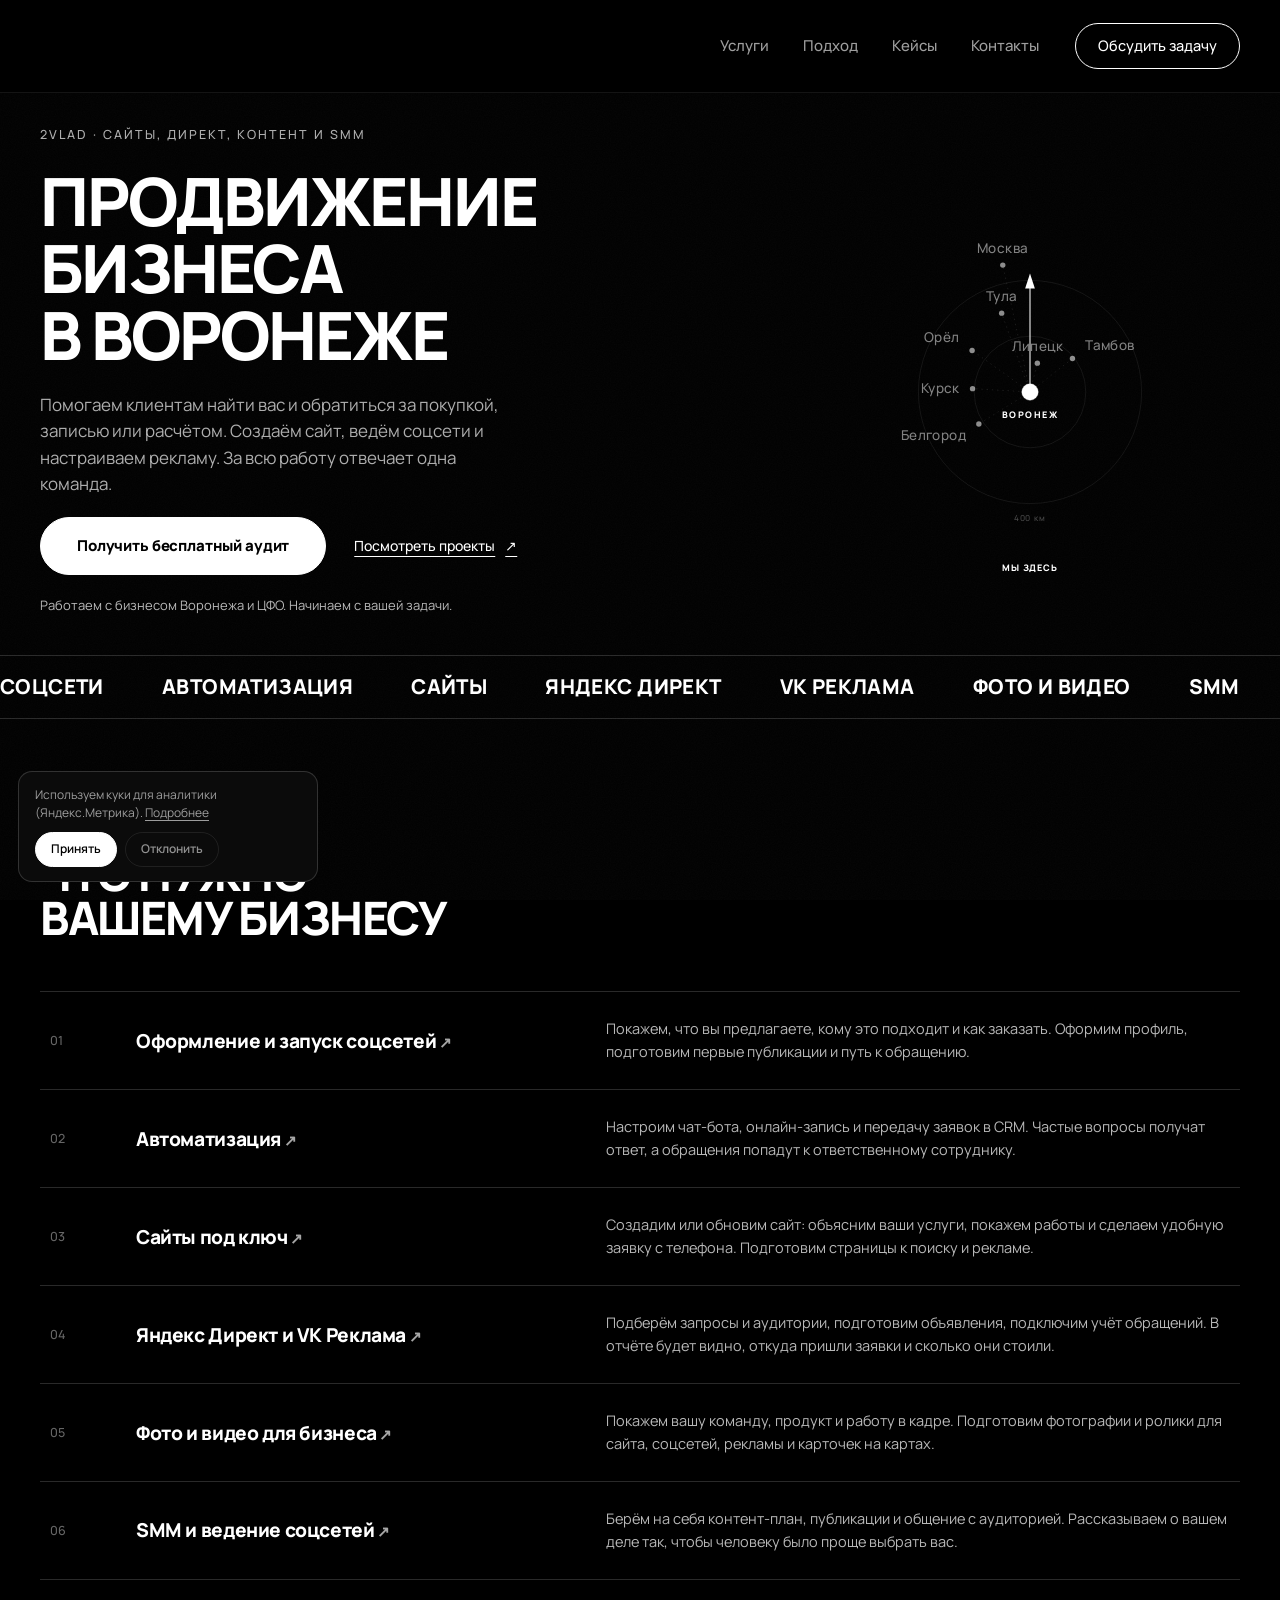
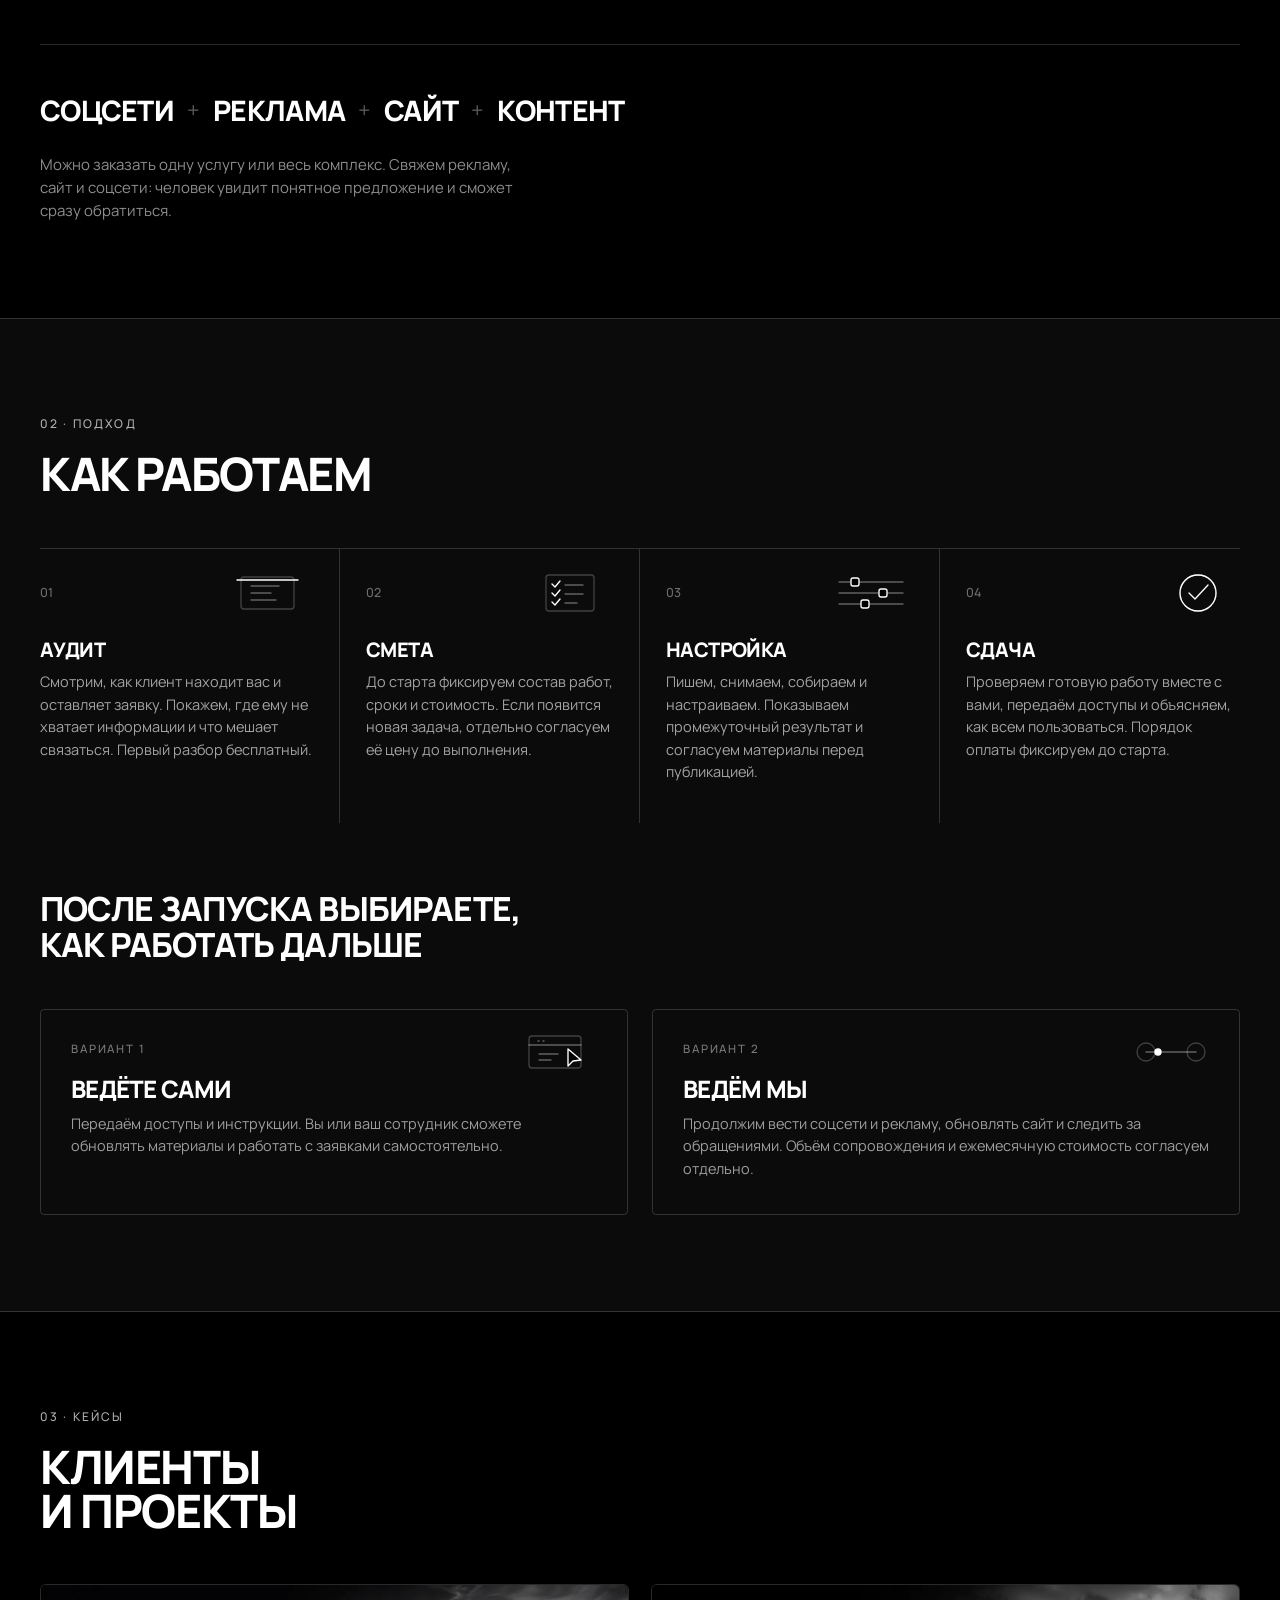
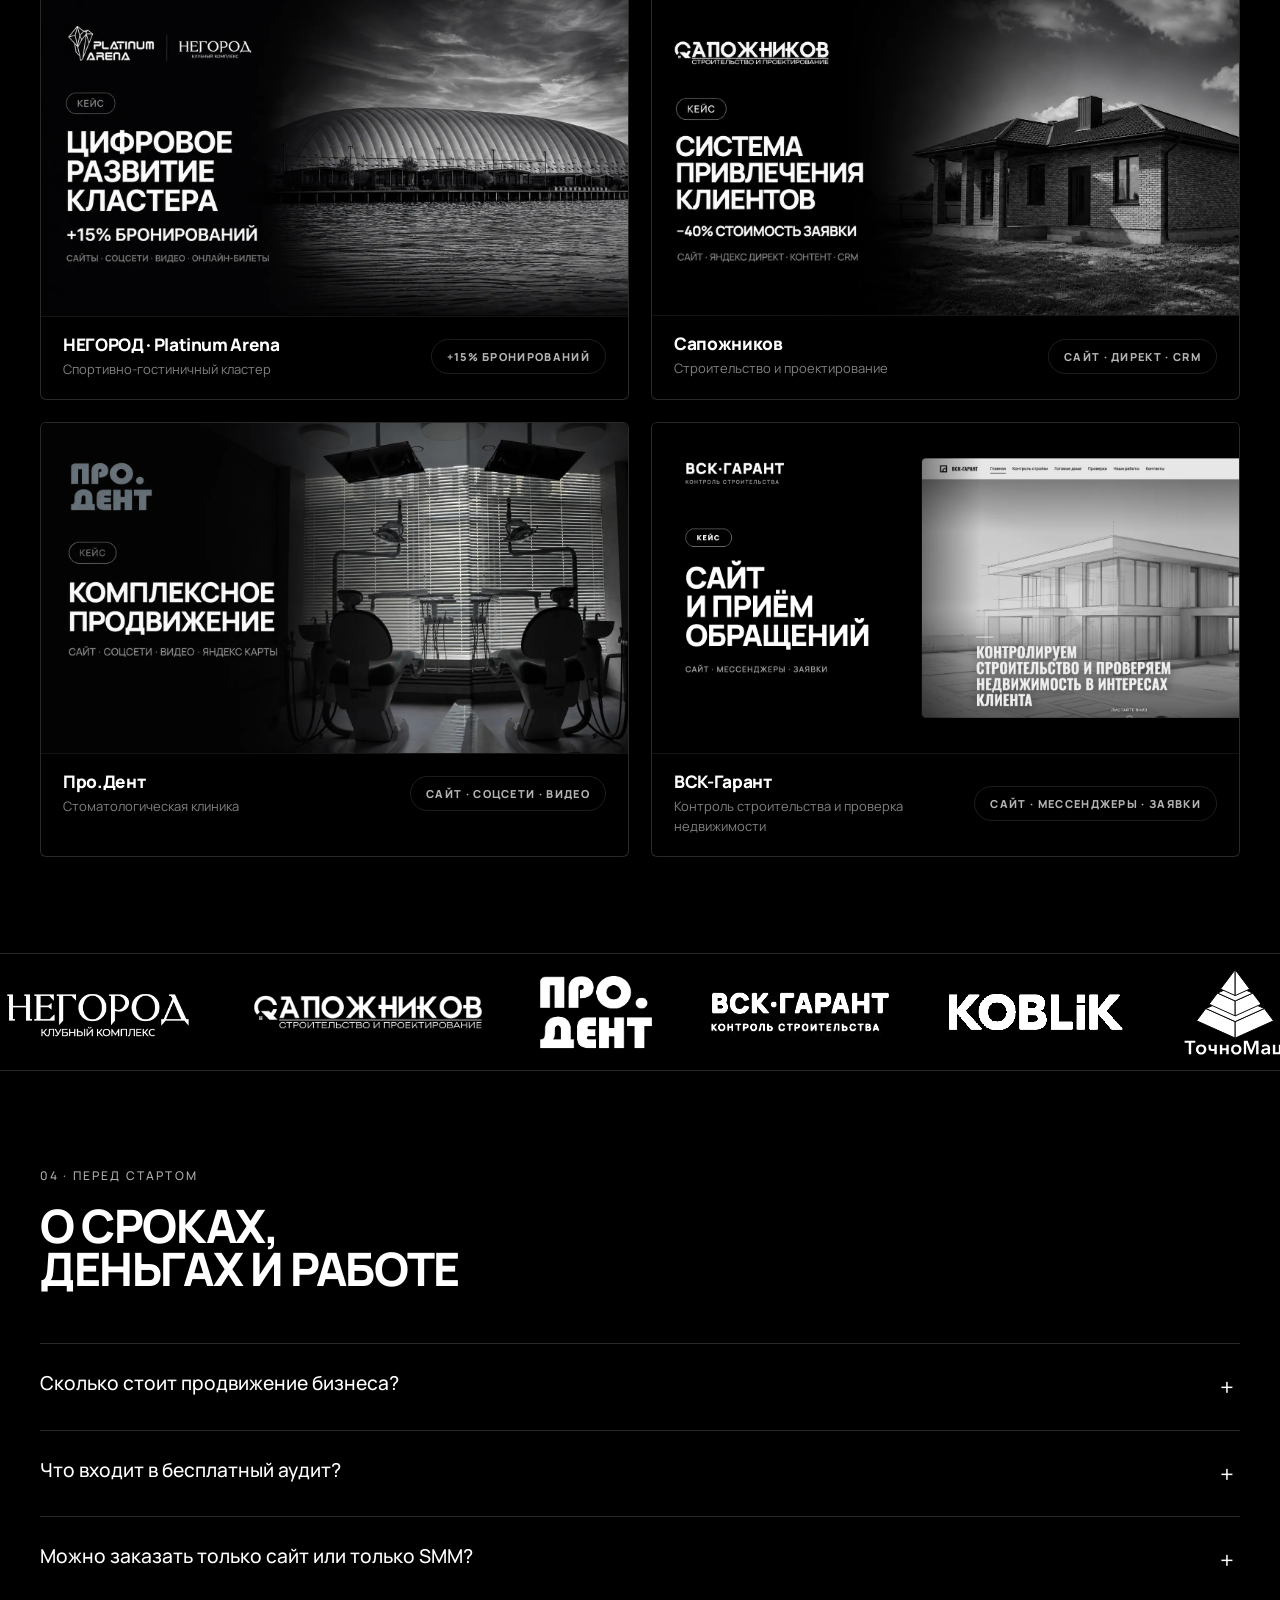
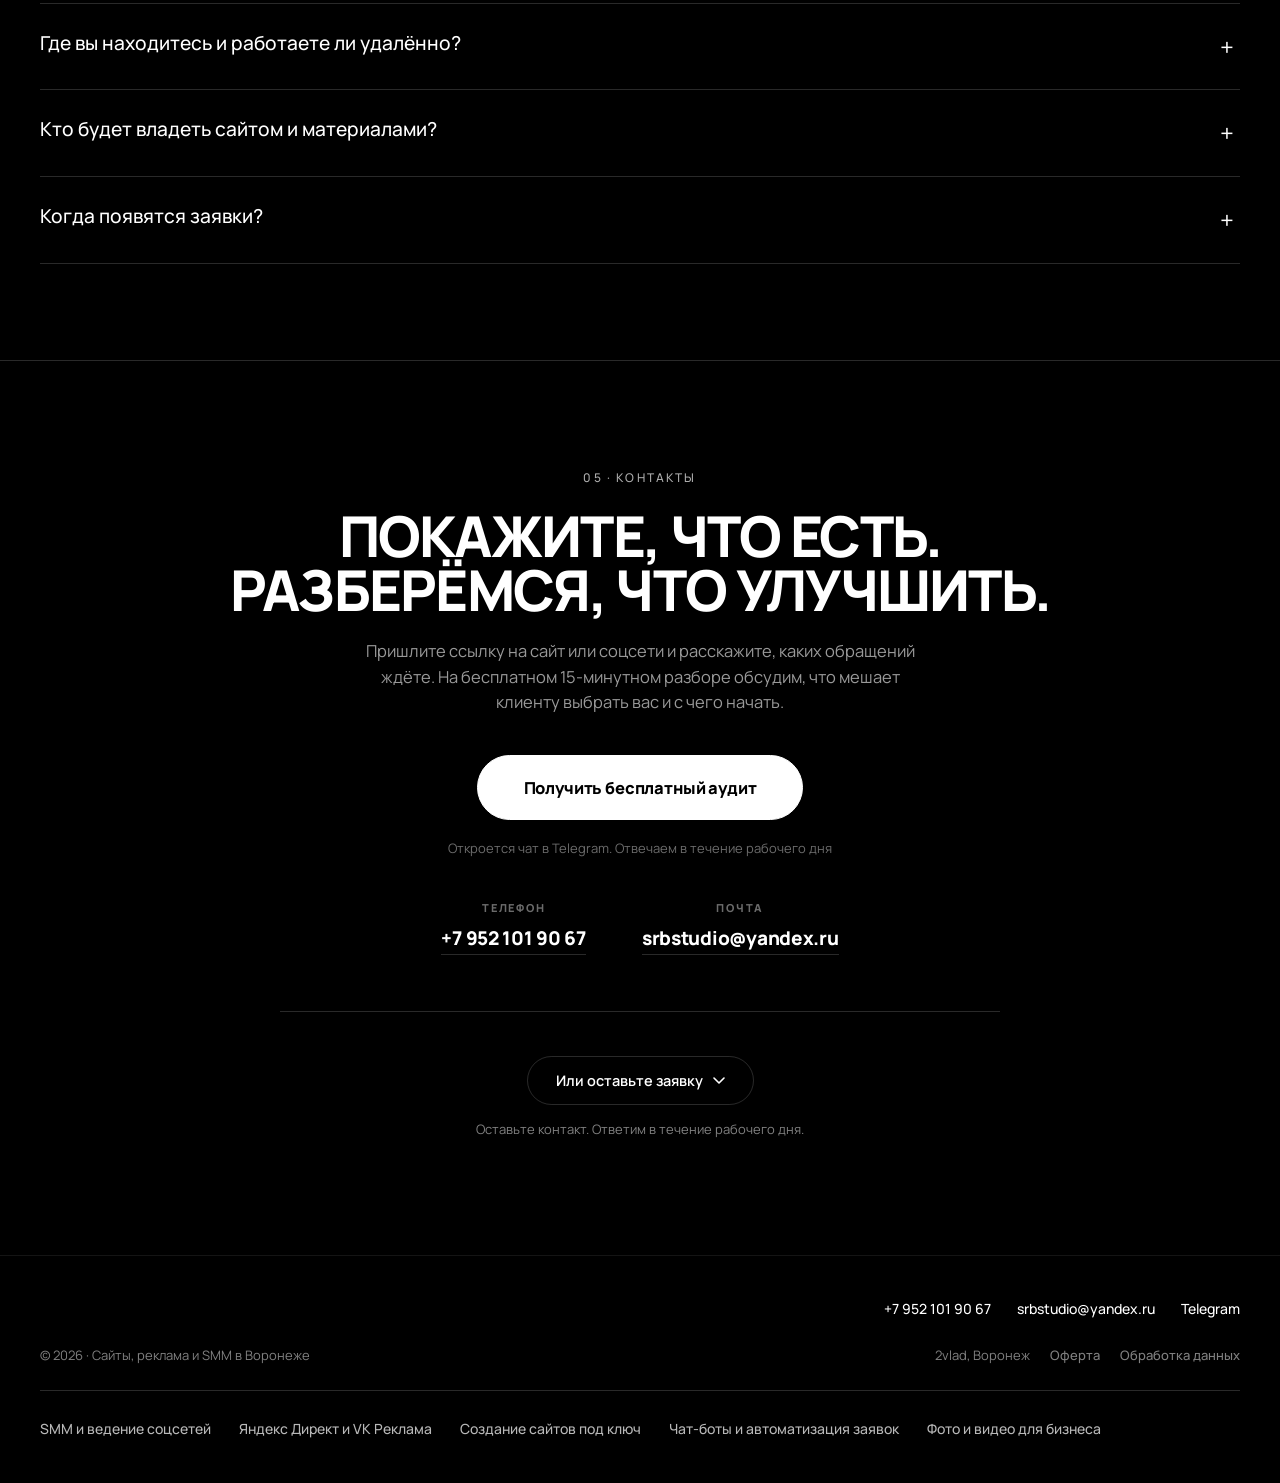
<file: index.html>
<!DOCTYPE html>
<html lang="ru" class="no-js">
<head>
  <meta charset="UTF-8">
  <meta name="viewport" content="width=device-width, initial-scale=1.0">
  <title>Продвижение бизнеса в Воронеже: сайты, реклама, SMM | 2vlad</title>
  <meta property="og:site_name" content="2vlad">
  <meta name="description" content="Сайты под ключ, SMM, Яндекс Директ и VK Реклама для бизнеса в Воронеже и области. Одна команда от контента до заявки. Начните с бесплатного аудита.">
  <meta name="theme-color" content="#000000">
  <link rel="canonical" href="https://2vlad.ru/">
  <link rel="icon" type="image/png" sizes="32x32" href="img/favicon-32.png">
  <link rel="apple-touch-icon" href="img/favicon-180.png">

  <!-- превью ссылки в Telegram, VK, WhatsApp -->
  <meta property="og:type" content="website">
  <meta property="og:locale" content="ru_RU">
  <meta property="og:title" content="Продвижение бизнеса в Воронеже: сайты, реклама, SMM | 2vlad">
  <meta property="og:description" content="Сайты под ключ, SMM, Яндекс Директ и VK Реклама для бизнеса в Воронеже и области. Одна команда от контента до заявки. Начните с бесплатного аудита.">
  <meta property="og:url" content="https://2vlad.ru/">
  <meta property="og:image" content="https://2vlad.ru/img/og.jpg">
  <meta property="og:image:width" content="1200">
  <meta property="og:image:height" content="630">
  <meta name="twitter:card" content="summary_large_image">
  <meta name="twitter:title" content="Продвижение бизнеса в Воронеже: сайты, реклама, SMM | 2vlad">
  <meta name="twitter:description" content="Сайты под ключ, SMM, Яндекс Директ и VK Реклама для бизнеса в Воронеже и области. Одна команда от контента до заявки. Начните с бесплатного аудита.">
  <meta name="twitter:image" content="https://2vlad.ru/img/og.jpg">
  <link rel="preconnect" href="https://fonts.googleapis.com">
  <link rel="preconnect" href="https://fonts.gstatic.com" crossorigin>
  <link href="https://fonts.googleapis.com/css2?family=Manrope:wght@400;500;800&display=swap" rel="stylesheet">
  <link rel="stylesheet" href="css/style.css">
  <link rel="stylesheet" href="css/content.css">
  <script>document.documentElement.className = "js";</script>
</head>
<body>
  <a class="skip-link" href="#top">Перейти к содержимому</a>

  <!-- ══════════════════════════════════════════════
       НАСТРОЙКИ (название, Telegram) в js/config.js
       ══════════════════════════════════════════════ -->

  <header class="header">
    <div class="shell header__inner">
      <a href="#top" class="logo">
        <img class="logo__img" src="img/logo.svg" alt="2vlad" width="2376" height="669" decoding="async">
      </a>
      <nav class="nav" id="main-nav" aria-label="Основная навигация">
        <a href="#services">Услуги</a>
        <a href="#approach">Подход</a>
        <a href="#cases">Кейсы</a>
        <a href="#contact">Контакты</a>
      </nav>
      <a href="https://t.me/studiosrb" class="pill" data-tg>Обсудить задачу</a>
      <button class="burger" aria-label="Открыть меню" aria-expanded="false" aria-controls="main-nav"><span></span><span></span></button>
    </div>
  </header>

  <main id="top">

    <!-- ───────────── ХИРО ───────────── -->
    <section class="hero">
      <div class="shell">
        <p class="hero__kicker">2vlad · САЙТЫ, ДИРЕКТ, КОНТЕНТ И SMM</p>
        <div class="hero__main">
          <h1 class="hero__title">
            <span class="line">Продвижение</span>
            <span class="line">бизнеса</span>
            <span class="line">в Воронеже</span>
          </h1>
          <div class="hero__bottom">
            <p class="hero__sub">Помогаем клиентам найти вас и обратиться за покупкой, записью или расчётом. Создаём сайт, ведём соцсети и настраиваем рекламу. За всю работу отвечает одна команда.</p>
            <div class="hero__cta">
              <a href="https://t.me/studiosrb" class="btn" data-tg>Получить бесплатный аудит</a>
              <a class="text-link" href="#cases">Посмотреть проекты <span aria-hidden="true">↗</span></a>
            </div>
            <p class="hero__note">Работаем с бизнесом Воронежа и ЦФО. Начинаем с вашей задачи.</p>
          </div>
          <svg class="hero__map" viewBox="0 0 560 560" role="img" aria-label="Карта: Воронеж и города вокруг: Липецк, Тамбов, Курск, Белгород, Орёл, Тула, Москва" data-vx="280.0" data-vy="280.0" data-size="560">
  <g class="map__rings">
    <circle cx="280.0" cy="280.0" r="74.4"/>
    <circle cx="280.0" cy="280.0" r="148.8"/>
    <text class="map__scale" x="280.0" y="452" text-anchor="middle">400 км</text>
  </g>
  <g class="map__spokes">
    <line x1="280.0" y1="280.0" x2="243.7" y2="110.8"/>
    <line x1="280.0" y1="280.0" x2="242.2" y2="174.9"/>
    <line x1="280.0" y1="280.0" x2="202.8" y2="224.6"/>
    <line x1="280.0" y1="280.0" x2="203.4" y2="275.5"/>
    <line x1="280.0" y1="280.0" x2="211.8" y2="322.6"/>
    <line x1="280.0" y1="280.0" x2="289.8" y2="241.5"/>
    <line x1="280.0" y1="280.0" x2="336.6" y2="235.3"/>
  </g>
  <g class="map__cities">
    <g class="map__city" data-city="Москва" data-km="465" data-x="243.7" data-y="110.8">
      <circle cx="243.7" cy="110.8" r="3.6"/>
      <text x="243.7" y="94.8" text-anchor="middle">Москва</text>
    </g>
    <g class="map__city" data-city="Тула" data-km="300" data-x="242.2" data-y="174.9">
      <circle cx="242.2" cy="174.9" r="3.6"/>
      <text x="242.2" y="158.9" text-anchor="middle">Тула</text>
    </g>
    <g class="map__city" data-city="Орёл" data-km="255" data-x="202.8" data-y="224.6">
      <circle cx="202.8" cy="224.6" r="3.6"/>
      <text x="185.8" y="213.6" text-anchor="end">Орёл</text>
    </g>
    <g class="map__city" data-city="Курск" data-km="206" data-x="203.4" data-y="275.5">
      <circle cx="203.4" cy="275.5" r="3.6"/>
      <text x="186.4" y="281.5" text-anchor="end">Курск</text>
    </g>
    <g class="map__city" data-city="Белгород" data-km="216" data-x="211.8" data-y="322.6">
      <circle cx="211.8" cy="322.6" r="3.6"/>
      <text x="194.8" y="344.6" text-anchor="end">Белгород</text>
    </g>
    <g class="map__city" data-city="Липецк" data-km="107" data-x="289.8" data-y="241.5">
      <circle cx="289.8" cy="241.5" r="3.6"/>
      <text x="289.8" y="225.5" text-anchor="middle">Липецк</text>
    </g>
    <g class="map__city" data-city="Тамбов" data-km="194" data-x="336.6" data-y="235.3">
      <circle cx="336.6" cy="235.3" r="3.6"/>
      <text x="353.6" y="224.3" text-anchor="start">Тамбов</text>
    </g>
  </g>
  <g class="map__needle" style="transform-origin:280.0px 280.0px">
    <line x1="280.0" y1="280.0" x2="280.0" y2="138.0"/>
    <polygon points="280.0,122.0 273.5,142.0 286.5,142.0"/>
  </g>
  <g class="map__base">
    <circle class="map__pulse" cx="280.0" cy="280.0" r="11"/>
    <circle cx="280.0" cy="280.0" r="5"/>
    <text x="280.0" y="314.0" text-anchor="middle">ВОРОНЕЖ</text>
  </g>
  <text class="map__read" x="280.0" y="518" text-anchor="middle"><tspan class="map__read-city">Мы здесь</tspan><tspan class="map__read-km" dx="11"></tspan></text>
</svg>
        </div>
      </div>
    </section>

    <!-- ───────────── ТИКЕР ───────────── -->
    <div class="ticker" aria-hidden="true">
      <!-- 6 копий: строка должна быть шире любого монитора, иначе в цикле появится разрыв -->
      <div class="ticker__row">
        <span class="ticker__group"><i>Соцсети</i><i>Автоматизация</i><i>Сайты</i><i>Яндекс Директ</i><i>VK Реклама</i><i>Фото и видео</i><i>SMM</i></span>
        <span class="ticker__group"><i>Соцсети</i><i>Автоматизация</i><i>Сайты</i><i>Яндекс Директ</i><i>VK Реклама</i><i>Фото и видео</i><i>SMM</i></span>
        <span class="ticker__group"><i>Соцсети</i><i>Автоматизация</i><i>Сайты</i><i>Яндекс Директ</i><i>VK Реклама</i><i>Фото и видео</i><i>SMM</i></span>
        <span class="ticker__group"><i>Соцсети</i><i>Автоматизация</i><i>Сайты</i><i>Яндекс Директ</i><i>VK Реклама</i><i>Фото и видео</i><i>SMM</i></span>
        <span class="ticker__group"><i>Соцсети</i><i>Автоматизация</i><i>Сайты</i><i>Яндекс Директ</i><i>VK Реклама</i><i>Фото и видео</i><i>SMM</i></span>
        <span class="ticker__group"><i>Соцсети</i><i>Автоматизация</i><i>Сайты</i><i>Яндекс Директ</i><i>VK Реклама</i><i>Фото и видео</i><i>SMM</i></span>
      </div>
    </div>

    <!-- ───────────── УСЛУГИ ───────────── -->
    <section class="block" id="services">
      <div class="shell">
        <div class="block__head">
          <span class="tag">01 · Услуги</span>
          <h2 class="block__title">Что нужно<br>вашему бизнесу</h2>
        </div>

        <div class="rows">
          <a href="smm-voronezh.html#start" class="row">
            <span class="row__num">01</span>
            <span class="row__name">Оформление и запуск соцсетей</span>
            <span class="row__desc">Покажем, что вы предлагаете, кому это подходит и как заказать. Оформим профиль, подготовим первые публикации и путь к обращению.</span>          </a>
          <a href="avtomatizaciya-voronezh.html" class="row">
            <span class="row__num">02</span>
            <span class="row__name">Автоматизация</span>
            <span class="row__desc">Настроим чат-бота, онлайн-запись и передачу заявок в CRM. Частые вопросы получат ответ, а обращения попадут к ответственному сотруднику.</span>          </a>
          <a href="sozdanie-saytov-voronezh.html" class="row">
            <span class="row__num">03</span>
            <span class="row__name">Сайты под ключ</span>
            <span class="row__desc">Создадим или обновим сайт: объясним ваши услуги, покажем работы и сделаем удобную заявку с телефона. Подготовим страницы к поиску и рекламе.</span>          </a>
          <a href="reklama-voronezh.html" class="row">
            <span class="row__num">04</span>
            <span class="row__name">Яндекс Директ и VK Реклама</span>
            <span class="row__desc">Подберём запросы и аудитории, подготовим объявления, подключим учёт обращений. В отчёте будет видно, откуда пришли заявки и сколько они стоили.</span>          </a>
          <a href="foto-video-voronezh.html" class="row">
            <span class="row__num">05</span>
            <span class="row__name">Фото и видео для бизнеса</span>
            <span class="row__desc">Покажем вашу команду, продукт и работу в кадре. Подготовим фотографии и ролики для сайта, соцсетей, рекламы и карточек на картах.</span>          </a>
          <a href="smm-voronezh.html#support" class="row">
            <span class="row__num">06</span>
            <span class="row__name">SMM и ведение соцсетей</span>
            <span class="row__desc">Берём на себя контент-план, публикации и общение с аудиторией. Рассказываем о вашем деле так, чтобы человеку было проще выбрать вас.</span>          </a>
        </div>

        <div class="combo">
          <div class="combo__row">
            <span>Соцсети</span><b>+</b><span>Реклама</span><b>+</b><span>Сайт</span><b>+</b><span>Контент</span>
          </div>
          <p class="combo__note">Можно заказать одну услугу или весь комплекс. Свяжем рекламу, сайт и соцсети: человек увидит понятное предложение и сможет сразу обратиться.</p>
        </div>
      </div>
    </section>

    <!-- ───────────── ПОДХОД ───────────── -->
    <section class="block block--invert" id="approach">
      <div class="shell">
        <div class="block__head">
          <span class="tag">02 · Подход</span>
          <h2 class="block__title">Как работаем</h2>
        </div>

        <div class="steps">
          <article class="step">
            <span class="step__num">01</span>
            <svg class="ux-visual ux-visual--audit" viewBox="0 0 84 44" aria-hidden="true" focusable="false"><rect class="ux__frame" x="12" y="6" width="53" height="32" rx="3"/><path class="ux__muted" d="M22 15h28M22 22h20M22 29h25"/><path class="ux__scan" d="M8 9h61"/></svg>
            <h3>Аудит</h3>
            <p>Смотрим, как клиент находит вас и оставляет заявку. Покажем, где ему не хватает информации и что мешает связаться. Первый разбор бесплатный.</p>
          </article>
          <article class="step">
            <span class="step__num">02</span>
            <svg class="ux-visual ux-visual--estimate" viewBox="0 0 84 44" aria-hidden="true" focusable="false"><rect class="ux__frame" x="17" y="4" width="48" height="36" rx="3"/><path class="ux__muted" d="M36 14h18M36 23h18M36 32h12"/><path class="ux__draw ux__draw--one" pathLength="1" d="m23 13 3 3 5-6"/><path class="ux__draw ux__draw--two" pathLength="1" d="m23 22 3 3 5-6"/><path class="ux__draw ux__draw--three" pathLength="1" d="m23 31 3 3 5-6"/></svg>
            <h3>Смета</h3>
            <p>До старта фиксируем состав работ, сроки и стоимость. Если появится новая задача, отдельно согласуем её цену до выполнения.</p>
          </article>
          <article class="step">
            <span class="step__num">03</span>
            <svg class="ux-visual ux-visual--settings" viewBox="0 0 84 44" aria-hidden="true" focusable="false"><path class="ux__muted" d="M10 11h64M10 22h64M10 33h64"/><g class="ux__slider ux__slider--one"><rect x="22" y="7" width="8" height="8" rx="2"/></g><g class="ux__slider ux__slider--two"><rect x="50" y="18" width="8" height="8" rx="2"/></g><g class="ux__slider ux__slider--three"><rect x="32" y="29" width="8" height="8" rx="2"/></g></svg>
            <h3>Настройка</h3>
            <p>Пишем, снимаем, собираем и настраиваем. Показываем промежуточный результат и согласуем материалы перед публикацией.</p>
          </article>
          <article class="step">
            <span class="step__num">04</span>
            <svg class="ux-visual ux-visual--delivery" viewBox="0 0 84 44" aria-hidden="true" focusable="false"><circle class="ux__frame" cx="42" cy="22" r="18"/><circle class="ux__ring" pathLength="1" cx="42" cy="22" r="18"/><path class="ux__check" pathLength="1" d="m33 22 6 6 13-14"/></svg>
            <h3>Сдача</h3>
            <p>Проверяем готовую работу вместе с вами, передаём доступы и объясняем, как всем пользоваться. Порядок оплаты фиксируем до старта.</p>
          </article>
        </div>

        <p class="claim">После запуска выбираете, как работать дальше</p>

        <div class="after">
          <article class="after__card">
            <span class="after__tag">Вариант 1</span>
            <svg class="ux-visual ux-visual--self" viewBox="0 0 84 44" aria-hidden="true" focusable="false"><rect class="ux__frame" x="12" y="6" width="52" height="32" rx="3"/><path class="ux__muted" d="M12 15h52M21 11h1M26 11h1M22 24h19M22 30h12"/><path class="ux__cursor" d="m51 19 0 17 5-5 8-1Z"/></svg>
            <h3>Ведёте сами</h3>
            <p>Передаём доступы и инструкции. Вы или ваш сотрудник сможете обновлять материалы и работать с заявками самостоятельно.</p>
          </article>
          <article class="after__card">
            <span class="after__tag">Вариант 2</span>
            <svg class="ux-visual ux-visual--support" viewBox="0 0 84 44" aria-hidden="true" focusable="false"><path class="ux__muted" d="M17 22h50"/><circle class="ux__frame" cx="17" cy="22" r="9"/><circle class="ux__frame" cx="67" cy="22" r="9"/><circle class="ux__signal" cx="29" cy="22" r="3"/></svg>
            <h3>Ведём мы</h3>
            <p>Продолжим вести соцсети и рекламу, обновлять сайт и следить за обращениями. Объём сопровождения и ежемесячную стоимость согласуем отдельно.</p>
          </article>
        </div>
      </div>
    </section>

    <!-- ───────────── КЕЙСЫ ───────────── -->
    <section class="block" id="cases">
      <div class="shell">
        <div class="block__head">
          <span class="tag">03 · Кейсы</span>
          <h2 class="block__title">Клиенты<br>и проекты</h2>
        </div>

        <div class="works">

          <!-- ── Кейс 1 ── -->
          <article class="work">
            <button class="work__tile" type="button" aria-haspopup="dialog" data-modal="work-1">
              <span class="work__cover">
                <picture>
                  <source type="image/webp" sizes="(max-width: 900px) 100vw, 1280px" srcset="img/case-negorod-800.webp 800w, img/case-negorod.webp 1600w">
                  <img src="img/case-negorod.jpg" sizes="(max-width: 900px) 100vw, 1280px" srcset="img/case-negorod-800.jpg 800w, img/case-negorod.jpg 1600w" alt="Кейс: цифровое развитие кластера «НЕГОРОД» и Platinum Arena" width="1600" height="900" loading="lazy" decoding="async">
                </picture>
              </span>
              <span class="work__bar">
                <span class="work__id">
                  <b>НЕГОРОД · Platinum Arena</b>
                  <i>Спортивно-гостиничный кластер</i>
                </span>
                <span class="work__chip">+15% бронирований</span>
              </span>
            </button>

            <dialog class="work__modal" id="work-1" aria-label="Кейс: НЕГОРОД · Platinum Arena">
              <div class="work__mbar">
                <span class="work__mtitle">НЕГОРОД · Platinum Arena<i>Спортивно-гостиничный кластер</i></span>
                <button class="work__close" type="button" aria-label="Закрыть"><span aria-hidden="true"></span></button>
              </div>
              <div class="work__grid">
                <div class="work__main">
                  <figure class="work__still"><img src="img/case-negorod.webp" alt="Проект НЕГОРОД" width="1600" height="900" loading="lazy" decoding="async"></figure>
                  <p class="work__lede">Объединили продвижение клубного комплекса «НЕГОРОД», ледовой арены Platinum Arena и других направлений спортивно-гостиничного кластера.</p>
                  <h3 class="work__sub">Что сделали</h3>
                  <ul class="work__list">
                    <li>Разработали и поддерживаем сайты проектов</li>
                    <li>Оформили и сопровождаем социальные сети</li>
                    <li>Организовали профессиональную фото- и видеосъёмку</li>
                    <li>Создали систему онлайн-продажи билетов и бронирования услуг</li>
                    <li>Внедрили электронное расписание катка</li>
                    <li>Разработали онлайн-консьержа для гостей</li>
                    <li>Упростили обработку обращений и работу администраторов</li>
                    <li>Обеспечили цифровое сопровождение мероприятий кластера</li>
                  </ul>
                </div>
                <aside class="work__side">
                  <p class="work__metric"><b>+15<i>%</i></b><span>бронирований в месяц</span></p>
                  <h3 class="work__sub">Результат</h3>
                  <p class="work__result">Гости могут посмотреть расписание, купить билет и забронировать услуги онлайн. Администраторам стало проще обрабатывать обращения и сопровождать мероприятия.</p>
                  <ul class="work__tags">
                    <li>Сайты</li><li>Соцсети</li><li>Видео</li><li>Онлайн-билеты</li><li>Бронирование</li><li>Продвижение брендов</li>
                  </ul>
                </aside>
              </div>
            </dialog>
          </article>

          <!-- ── Кейс 2 ── -->
          <article class="work">
            <button class="work__tile" type="button" aria-haspopup="dialog" data-modal="work-2">
              <span class="work__cover">
                <picture>
                  <source type="image/webp" sizes="(max-width: 900px) 100vw, 1280px" srcset="img/case-sapozhnikov-800.webp 800w, img/case-sapozhnikov.webp 1600w">
                  <img src="img/case-sapozhnikov.jpg" sizes="(max-width: 900px) 100vw, 1280px" srcset="img/case-sapozhnikov-800.jpg 800w, img/case-sapozhnikov.jpg 1600w" alt="Кейс: система привлечения клиентов для компании «Сапожников»" width="1600" height="900" loading="lazy" decoding="async">
                </picture>
              </span>
              <span class="work__bar">
                <span class="work__id">
                  <b>Сапожников</b>
                  <i>Строительство и проектирование</i>
                </span>
                <span class="work__chip">Сайт · Директ · CRM</span>
              </span>
            </button>

            <dialog class="work__modal" id="work-2" aria-label="Кейс: Сапожников">
              <div class="work__mbar">
                <span class="work__mtitle">Сапожников<i>Строительство и проектирование</i></span>
                <button class="work__close" type="button" aria-label="Закрыть"><span aria-hidden="true"></span></button>
              </div>
              <div class="work__grid">
                <div class="work__main">
                  <p class="work__lede">Для строительной компании «Сапожников» собрали сайт, рекламу и материалы о проектах. Обращения передаются в CRM, а новые работы появляются на сайте.</p>
                  <h3 class="work__sub">Что сделали</h3>
                  <ul class="work__list">
                    <li>Создали и сопровождаем многостраничный сайт компании</li>
                    <li>Настроили контекстную рекламу в Яндекс Директе</li>
                    <li>Оформили и развиваем присутствие на Яндекс Картах</li>
                    <li>Организовали профессиональную фото- и видеосъёмку</li>
                    <li>Подготовили собственный видеоблог о строительстве</li>
                    <li>Автоматизировали первое касание с потенциальным клиентом</li>
                    <li>Настроили автоматическую передачу обращений в CRM</li>
                    <li>Регулярно добавляем проекты и материалы со строительных площадок</li>
                  </ul>
                </div>
                <aside class="work__side">
                  <p class="work__note"><b>Собственные каналы обращений</b>Сайт и реклама дополнили Avito. Обращения передаются в CRM.</p>
                  <h3 class="work__sub">Результат</h3>
                  <p class="work__result">Компания получила собственную систему привлечения клиентов и снизила зависимость от Avito как основного источника обращений.</p>
                  <ul class="work__tags">
                    <li>Сайт</li><li>Яндекс Директ</li><li>Фото и видео</li><li>Видеоблог</li><li>Карты</li><li>Автоматизация</li><li>CRM</li>
                  </ul>
                </aside>
              </div>
            </dialog>
          </article>

          <!-- ── Кейс 3 ── -->
          <article class="work">
            <button class="work__tile" type="button" aria-haspopup="dialog" data-modal="work-3">
              <span class="work__cover">
                <picture>
                  <source type="image/webp" sizes="(max-width: 900px) 100vw, 1280px" srcset="img/case-prodent-800.webp 800w, img/case-prodent.webp 1600w">
                  <img src="img/case-prodent.jpg" sizes="(max-width: 900px) 100vw, 1280px" srcset="img/case-prodent-800.jpg 800w, img/case-prodent.jpg 1600w" alt="Кейс: комплексное продвижение стоматологической клиники «Про.Дент»" width="1600" height="900" loading="lazy" decoding="async">
                </picture>
              </span>
              <span class="work__bar">
                <span class="work__id">
                  <b>Про.Дент</b>
                  <i>Стоматологическая клиника</i>
                </span>
                <span class="work__chip">Сайт · Соцсети · Видео</span>
              </span>
            </button>

            <dialog class="work__modal" id="work-3" aria-label="Кейс: Про.Дент">
              <div class="work__mbar">
                <span class="work__mtitle">Про.Дент<i>Стоматологическая клиника</i></span>
                <button class="work__close" type="button" aria-label="Закрыть"><span aria-hidden="true"></span></button>
              </div>
              <div class="work__grid">
                <div class="work__main">
                  <figure class="work__still"><img src="img/case-prodent.webp" alt="Проект Про.Дент" width="1600" height="900" loading="lazy" decoding="async"></figure>
                  <p class="work__lede">Помогли клинике «Про.Дент» запустить сайт и соцсети. Сняли видео о врачах и настроили онлайн-запись, чтобы пациент мог выбрать специалиста и записаться.</p>
                  <h3 class="work__sub">Что сделали</h3>
                  <ul class="work__list">
                    <li>Создание и дальнейшее сопровождение сайта</li>
                    <li>Создание и оформление всех социальных сетей клиники</li>
                    <li>Автоматизированная онлайн-запись пациентов на приём</li>
                    <li>Профессиональная видеосъёмка для сайта, соцсетей и VK Видео</li>
                    <li>Продвижение врачей и повышение их узнаваемости</li>
                    <li>Размещение и оформление клиники на Яндекс Картах</li>
                    <li>Подготовка цифровой системы к рекламе и дальнейшему развитию</li>
                  </ul>
                </div>
                <aside class="work__side">
                  <p class="work__note"><b>Особенность проекта</b>Сайт создан на упрощённой системе управления: администратор клиники сам обновляет услуги, цены, информацию о врачах и акции.</p>
                  <h3 class="work__sub">Результат</h3>
                  <p class="work__result">Пациент может познакомиться с врачами и услугами, узнать стоимость и записаться онлайн. Администратор сам обновляет информацию на сайте.</p>
                  <ul class="work__tags">
                    <li>Сайт</li><li>Соцсети</li><li>Видео</li><li>Яндекс Карты</li><li>Онлайн-запись</li>
                  </ul>
                </aside>
              </div>
            </dialog>
          </article>


          <article class="work">
            <button class="work__tile" type="button" aria-haspopup="dialog" data-modal="work-4">
              <span class="work__cover">
                <picture>
                  <source type="image/webp" sizes="(max-width: 900px) 100vw, 1280px" srcset="img/case-vskgarant-800.webp 800w, img/case-vskgarant.webp 1600w">
                  <img src="img/case-vskgarant.jpg" sizes="(max-width: 900px) 100vw, 1280px" srcset="img/case-vskgarant-800.jpg 800w, img/case-vskgarant.jpg 1600w" alt="Кейс: сайт и приём обращений для компании «ВСК-Гарант»" width="1600" height="900" loading="lazy" decoding="async">
                </picture>
              </span>
              <span class="work__bar">
                <span class="work__id">
                  <b>ВСК-Гарант</b>
                  <i>Контроль строительства и проверка недвижимости</i>
                </span>
                <span class="work__chip">Сайт · Мессенджеры · Заявки</span>
              </span>
            </button>

            <dialog class="work__modal" id="work-4" aria-label="Кейс: ВСК-Гарант">
              <div class="work__mbar">
                <span class="work__mtitle">ВСК-Гарант<i>Контроль строительства и проверка недвижимости</i></span>
                <button class="work__close" type="button" aria-label="Закрыть"><span aria-hidden="true"></span></button>
              </div>
              <div class="work__grid">
                <div class="work__main">
                  <p class="work__lede">Сделали сайт компании, которая представляет интересы заказчика на стройке: следит за работами, помогает выбрать готовый дом и проверяет недвижимость перед покупкой.</p>
                  <h3 class="work__sub">Что сделали</h3>
                  <ul class="work__list">
                    <li>Собрали многостраничный сайт: услуги, работы, контакты и юридические страницы.</li>
                    <li>Показали на первом экране путь от стройки к готовому дому.</li>
                    <li>Подключили мессенджеры для связи: Telegram, WhatsApp и MAX.</li>
                    <li>Настроили форму заявки с уведомлением владельцу, чтобы обращения не терялись.</li>
                    <li>Разметили цели в аналитике: заявка, звонок, переход в мессенджер.</li>
                    <li>Перевели сайт на собственный домен.</li>
                  </ul>
                </div>
                <aside class="work__side">
                  <p class="work__note"><b>Особенность проекта</b>Первый экран последовательно показывает чертежи, строительство и готовый дом. Посетитель видит, на каких этапах компания помогает заказчику.</p>
                  <h3 class="work__sub">Результат</h3>
                  <p class="work__result">У компании появился сайт на своём домене и одна точка, куда стекаются обращения. Видно, откуда пришёл человек и каким способом он написал.</p>
                  <ul class="work__tags">
                    <li>Сайт</li><li>Анимация</li><li>Telegram</li><li>MAX</li><li>WhatsApp</li><li>Форма заявки</li><li>Уведомления</li><li>Аналитика</li><li>Домен</li>
                  </ul>
                </aside>
              </div>
            </dialog>
          </article>
        </div>

      </div>
    </section>
    <!-- ───────────── ПАРТНЁРЫ ───────────── -->
    <section class="ticker partners" aria-label="Наши партнёры">
      <svg class="partners__filters" aria-hidden="true" focusable="false"><defs>
        <filter id="partner-alpha"><feColorMatrix values="0 0 0 0 1 0 0 0 0 1 0 0 0 0 1 0 0 0 1 0"/></filter>
        <filter id="partner-white" color-interpolation-filters="sRGB"><feColorMatrix values="0 0 0 0 1 0 0 0 0 1 0 0 0 0 1 -3 -3 -3 9 0"/></filter>
        <filter id="partner-black" color-interpolation-filters="sRGB"><feColorMatrix values="0 0 0 0 1 0 0 0 0 1 0 0 0 0 1 1 1 1 0 0"/></filter>
      </defs></svg>
      <div class="ticker__row">
        <div class="ticker__group partners__group">
          <svg class="partners__logo" role="img" aria-label="НЕГОРОД" focusable="false" style="--partner-width:196px;--partner-height:55px" viewBox="298 925 1228 370" preserveAspectRatio="xMidYMid meet"><image href="img/partners/negorod.png" width="1824" height="2232" filter="url(#partner-alpha)"/></svg>
          <svg class="partners__logo" role="img" aria-label="Сапожников" focusable="false" style="--partner-width:228px;--partner-height:46px" viewBox="36 1012 2364 343" preserveAspectRatio="xMidYMid meet"><image href="img/partners/sapozhnikov.png" width="2480" height="2480" filter="url(#partner-alpha)"/></svg>
          <svg class="partners__logo" role="img" aria-label="Про.Дент" focusable="false" style="--partner-width:112px;--partner-height:74px" viewBox="247 683 2535 1638" preserveAspectRatio="xMidYMid meet"><image href="img/partners/prodent.png" width="3000" height="3000" filter="url(#partner-alpha)"/></svg>
          <svg class="partners__logo" role="img" aria-label="ВСК-Гарант" focusable="false" style="--partner-width:180px;--partner-height:48px" viewBox="31 55 220 51" preserveAspectRatio="xMidYMid meet"><image href="img/partners/vsk-garant.png" width="286" height="148" filter="url(#partner-black)"/></svg>
          <svg class="partners__logo" role="img" aria-label="KOBLIK" focusable="false" style="--partner-width:176px;--partner-height:48px" viewBox="45 38 275 60" preserveAspectRatio="xMidYMid meet"><image href="img/partners/koblik.png" width="414" height="138" filter="url(#partner-white)"/></svg>
          <svg class="partners__logo" role="img" aria-label="Точномаш" focusable="false" style="--partner-width:108px;--partner-height:86px" viewBox="143 61 540 448" preserveAspectRatio="xMidYMid meet"><image href="img/partners/tochnomash-white.svg" width="841.89" height="595.28"/></svg>
          <svg class="partners__logo" role="img" aria-label="FEEL IT" focusable="false" style="--partner-width:176px;--partner-height:78px" viewBox="142 396 862 408" preserveAspectRatio="xMidYMid meet"><image href="img/partners/feel-it.png" width="1179" height="1171" filter="url(#partner-alpha)"/></svg>
          <svg class="partners__logo" role="img" aria-label="Bravo" focusable="false" style="--partner-width:170px;--partner-height:56px" viewBox="329 956 1002 302" preserveAspectRatio="xMidYMid meet"><image href="img/partners/bravo.png" width="1660" height="1638" filter="url(#partner-alpha)"/></svg>
          <svg class="partners__logo" role="img" aria-label="FB GYM" focusable="false" style="--partner-width:178px;--partner-height:64px" viewBox="121 173 1307 450" preserveAspectRatio="xMidYMid meet"><image href="img/partners/fb-gym.png" width="1602" height="734" filter="url(#partner-white)"/></svg>
          <svg class="partners__logo" role="img" aria-label="Сияние" focusable="false" style="--partner-width:164px;--partner-height:78px" viewBox="0 0 1280 640" preserveAspectRatio="xMidYMid meet"><image href="img/partners/siyanie.png" width="1280" height="659" filter="url(#partner-alpha)"/></svg>
          <svg class="partners__logo" role="img" aria-label="ОстровОК" focusable="false" style="--partner-width:102px;--partner-height:78px" viewBox="68 358 2899 2101" preserveAspectRatio="xMidYMid meet"><image href="img/partners/ostrovok.png" width="3072" height="3072" filter="url(#partner-alpha)"/></svg>
          <svg class="partners__logo" role="img" aria-label="Баланс ACRO" focusable="false" style="--partner-width:62px;--partner-height:86px" viewBox="196 97 621 896" preserveAspectRatio="xMidYMid meet"><image href="img/partners/balance-acro.png" width="1024" height="1024" filter="url(#partner-alpha)"/></svg>
        </div>
        <div class="ticker__group partners__group" aria-hidden="true">
          <svg class="partners__logo" aria-hidden="true" focusable="false" style="--partner-width:196px;--partner-height:55px" viewBox="298 925 1228 370" preserveAspectRatio="xMidYMid meet"><image href="img/partners/negorod.png" width="1824" height="2232" filter="url(#partner-alpha)"/></svg>
          <svg class="partners__logo" aria-hidden="true" focusable="false" style="--partner-width:228px;--partner-height:46px" viewBox="36 1012 2364 343" preserveAspectRatio="xMidYMid meet"><image href="img/partners/sapozhnikov.png" width="2480" height="2480" filter="url(#partner-alpha)"/></svg>
          <svg class="partners__logo" aria-hidden="true" focusable="false" style="--partner-width:112px;--partner-height:74px" viewBox="247 683 2535 1638" preserveAspectRatio="xMidYMid meet"><image href="img/partners/prodent.png" width="3000" height="3000" filter="url(#partner-alpha)"/></svg>
          <svg class="partners__logo" aria-hidden="true" focusable="false" style="--partner-width:180px;--partner-height:48px" viewBox="31 55 220 51" preserveAspectRatio="xMidYMid meet"><image href="img/partners/vsk-garant.png" width="286" height="148" filter="url(#partner-black)"/></svg>
          <svg class="partners__logo" aria-hidden="true" focusable="false" style="--partner-width:176px;--partner-height:48px" viewBox="45 38 275 60" preserveAspectRatio="xMidYMid meet"><image href="img/partners/koblik.png" width="414" height="138" filter="url(#partner-white)"/></svg>
          <svg class="partners__logo" aria-hidden="true" focusable="false" style="--partner-width:108px;--partner-height:86px" viewBox="143 61 540 448" preserveAspectRatio="xMidYMid meet"><image href="img/partners/tochnomash-white.svg" width="841.89" height="595.28"/></svg>
          <svg class="partners__logo" aria-hidden="true" focusable="false" style="--partner-width:176px;--partner-height:78px" viewBox="142 396 862 408" preserveAspectRatio="xMidYMid meet"><image href="img/partners/feel-it.png" width="1179" height="1171" filter="url(#partner-alpha)"/></svg>
          <svg class="partners__logo" aria-hidden="true" focusable="false" style="--partner-width:170px;--partner-height:56px" viewBox="329 956 1002 302" preserveAspectRatio="xMidYMid meet"><image href="img/partners/bravo.png" width="1660" height="1638" filter="url(#partner-alpha)"/></svg>
          <svg class="partners__logo" aria-hidden="true" focusable="false" style="--partner-width:178px;--partner-height:64px" viewBox="121 173 1307 450" preserveAspectRatio="xMidYMid meet"><image href="img/partners/fb-gym.png" width="1602" height="734" filter="url(#partner-white)"/></svg>
          <svg class="partners__logo" aria-hidden="true" focusable="false" style="--partner-width:164px;--partner-height:78px" viewBox="0 0 1280 640" preserveAspectRatio="xMidYMid meet"><image href="img/partners/siyanie.png" width="1280" height="659" filter="url(#partner-alpha)"/></svg>
          <svg class="partners__logo" aria-hidden="true" focusable="false" style="--partner-width:102px;--partner-height:78px" viewBox="68 358 2899 2101" preserveAspectRatio="xMidYMid meet"><image href="img/partners/ostrovok.png" width="3072" height="3072" filter="url(#partner-alpha)"/></svg>
          <svg class="partners__logo" aria-hidden="true" focusable="false" style="--partner-width:62px;--partner-height:86px" viewBox="196 97 621 896" preserveAspectRatio="xMidYMid meet"><image href="img/partners/balance-acro.png" width="1024" height="1024" filter="url(#partner-alpha)"/></svg>
        </div>
        <div class="ticker__group partners__group" aria-hidden="true">
          <svg class="partners__logo" aria-hidden="true" focusable="false" style="--partner-width:196px;--partner-height:55px" viewBox="298 925 1228 370" preserveAspectRatio="xMidYMid meet"><image href="img/partners/negorod.png" width="1824" height="2232" filter="url(#partner-alpha)"/></svg>
          <svg class="partners__logo" aria-hidden="true" focusable="false" style="--partner-width:228px;--partner-height:46px" viewBox="36 1012 2364 343" preserveAspectRatio="xMidYMid meet"><image href="img/partners/sapozhnikov.png" width="2480" height="2480" filter="url(#partner-alpha)"/></svg>
          <svg class="partners__logo" aria-hidden="true" focusable="false" style="--partner-width:112px;--partner-height:74px" viewBox="247 683 2535 1638" preserveAspectRatio="xMidYMid meet"><image href="img/partners/prodent.png" width="3000" height="3000" filter="url(#partner-alpha)"/></svg>
          <svg class="partners__logo" aria-hidden="true" focusable="false" style="--partner-width:180px;--partner-height:48px" viewBox="31 55 220 51" preserveAspectRatio="xMidYMid meet"><image href="img/partners/vsk-garant.png" width="286" height="148" filter="url(#partner-black)"/></svg>
          <svg class="partners__logo" aria-hidden="true" focusable="false" style="--partner-width:176px;--partner-height:48px" viewBox="45 38 275 60" preserveAspectRatio="xMidYMid meet"><image href="img/partners/koblik.png" width="414" height="138" filter="url(#partner-white)"/></svg>
          <svg class="partners__logo" aria-hidden="true" focusable="false" style="--partner-width:108px;--partner-height:86px" viewBox="143 61 540 448" preserveAspectRatio="xMidYMid meet"><image href="img/partners/tochnomash-white.svg" width="841.89" height="595.28"/></svg>
          <svg class="partners__logo" aria-hidden="true" focusable="false" style="--partner-width:176px;--partner-height:78px" viewBox="142 396 862 408" preserveAspectRatio="xMidYMid meet"><image href="img/partners/feel-it.png" width="1179" height="1171" filter="url(#partner-alpha)"/></svg>
          <svg class="partners__logo" aria-hidden="true" focusable="false" style="--partner-width:170px;--partner-height:56px" viewBox="329 956 1002 302" preserveAspectRatio="xMidYMid meet"><image href="img/partners/bravo.png" width="1660" height="1638" filter="url(#partner-alpha)"/></svg>
          <svg class="partners__logo" aria-hidden="true" focusable="false" style="--partner-width:178px;--partner-height:64px" viewBox="121 173 1307 450" preserveAspectRatio="xMidYMid meet"><image href="img/partners/fb-gym.png" width="1602" height="734" filter="url(#partner-white)"/></svg>
          <svg class="partners__logo" aria-hidden="true" focusable="false" style="--partner-width:164px;--partner-height:78px" viewBox="0 0 1280 640" preserveAspectRatio="xMidYMid meet"><image href="img/partners/siyanie.png" width="1280" height="659" filter="url(#partner-alpha)"/></svg>
          <svg class="partners__logo" aria-hidden="true" focusable="false" style="--partner-width:102px;--partner-height:78px" viewBox="68 358 2899 2101" preserveAspectRatio="xMidYMid meet"><image href="img/partners/ostrovok.png" width="3072" height="3072" filter="url(#partner-alpha)"/></svg>
          <svg class="partners__logo" aria-hidden="true" focusable="false" style="--partner-width:62px;--partner-height:86px" viewBox="196 97 621 896" preserveAspectRatio="xMidYMid meet"><image href="img/partners/balance-acro.png" width="1024" height="1024" filter="url(#partner-alpha)"/></svg>
        </div>
        <div class="ticker__group partners__group" aria-hidden="true">
          <svg class="partners__logo" aria-hidden="true" focusable="false" style="--partner-width:196px;--partner-height:55px" viewBox="298 925 1228 370" preserveAspectRatio="xMidYMid meet"><image href="img/partners/negorod.png" width="1824" height="2232" filter="url(#partner-alpha)"/></svg>
          <svg class="partners__logo" aria-hidden="true" focusable="false" style="--partner-width:228px;--partner-height:46px" viewBox="36 1012 2364 343" preserveAspectRatio="xMidYMid meet"><image href="img/partners/sapozhnikov.png" width="2480" height="2480" filter="url(#partner-alpha)"/></svg>
          <svg class="partners__logo" aria-hidden="true" focusable="false" style="--partner-width:112px;--partner-height:74px" viewBox="247 683 2535 1638" preserveAspectRatio="xMidYMid meet"><image href="img/partners/prodent.png" width="3000" height="3000" filter="url(#partner-alpha)"/></svg>
          <svg class="partners__logo" aria-hidden="true" focusable="false" style="--partner-width:180px;--partner-height:48px" viewBox="31 55 220 51" preserveAspectRatio="xMidYMid meet"><image href="img/partners/vsk-garant.png" width="286" height="148" filter="url(#partner-black)"/></svg>
          <svg class="partners__logo" aria-hidden="true" focusable="false" style="--partner-width:176px;--partner-height:48px" viewBox="45 38 275 60" preserveAspectRatio="xMidYMid meet"><image href="img/partners/koblik.png" width="414" height="138" filter="url(#partner-white)"/></svg>
          <svg class="partners__logo" aria-hidden="true" focusable="false" style="--partner-width:108px;--partner-height:86px" viewBox="143 61 540 448" preserveAspectRatio="xMidYMid meet"><image href="img/partners/tochnomash-white.svg" width="841.89" height="595.28"/></svg>
          <svg class="partners__logo" aria-hidden="true" focusable="false" style="--partner-width:176px;--partner-height:78px" viewBox="142 396 862 408" preserveAspectRatio="xMidYMid meet"><image href="img/partners/feel-it.png" width="1179" height="1171" filter="url(#partner-alpha)"/></svg>
          <svg class="partners__logo" aria-hidden="true" focusable="false" style="--partner-width:170px;--partner-height:56px" viewBox="329 956 1002 302" preserveAspectRatio="xMidYMid meet"><image href="img/partners/bravo.png" width="1660" height="1638" filter="url(#partner-alpha)"/></svg>
          <svg class="partners__logo" aria-hidden="true" focusable="false" style="--partner-width:178px;--partner-height:64px" viewBox="121 173 1307 450" preserveAspectRatio="xMidYMid meet"><image href="img/partners/fb-gym.png" width="1602" height="734" filter="url(#partner-white)"/></svg>
          <svg class="partners__logo" aria-hidden="true" focusable="false" style="--partner-width:164px;--partner-height:78px" viewBox="0 0 1280 640" preserveAspectRatio="xMidYMid meet"><image href="img/partners/siyanie.png" width="1280" height="659" filter="url(#partner-alpha)"/></svg>
          <svg class="partners__logo" aria-hidden="true" focusable="false" style="--partner-width:102px;--partner-height:78px" viewBox="68 358 2899 2101" preserveAspectRatio="xMidYMid meet"><image href="img/partners/ostrovok.png" width="3072" height="3072" filter="url(#partner-alpha)"/></svg>
          <svg class="partners__logo" aria-hidden="true" focusable="false" style="--partner-width:62px;--partner-height:86px" viewBox="196 97 621 896" preserveAspectRatio="xMidYMid meet"><image href="img/partners/balance-acro.png" width="1024" height="1024" filter="url(#partner-alpha)"/></svg>
        </div>
      </div>
    </section>

<section class="block" id="questions"><div class="shell"><div class="block__head"><span class="tag">04 · Перед стартом</span><h2 class="block__title">О сроках,<br>деньгах и работе</h2></div><div class="faq"><details class="faq__item"><summary>Сколько стоит продвижение бизнеса?</summary><p>Стоимость зависит от задачи: оформить сообщество, запустить рекламу или собрать сайт с приёмом заявок. После разбора фиксируем состав работ, сроки и смету. Расходы на рекламные площадки и сторонние сервисы обсуждаем отдельно.</p></details><details class="faq__item"><summary>Что входит в бесплатный аудит?</summary><p>Первый разбор занимает около 15 минут. Посмотрим ваши открытые страницы, предложение и способы связи. Обсудим, что можно улучшить в первую очередь. Для детального анализа рекламного кабинета понадобится отдельное согласование доступов.</p></details><details class="faq__item"><summary>Можно заказать только сайт или только SMM?</summary><p>Да. Можно начать с одной задачи: сайта, оформления соцсетей, ведения, рекламы, съёмки или автоматизации. Остальные услуги подключаем, когда они нужны проекту.</p></details><details class="faq__item"><summary>Где вы находитесь и работаете ли удалённо?</summary><p>Мы находимся в Воронеже и работаем с бизнесом Воронежа и ЦФО. Готовы рассмотреть удалённое сотрудничество с компаниями из других регионов. Бриф, материалы и согласования обсуждаем онлайн. Если нужна съёмка на вашей площадке, заранее согласуем место и выезд.</p></details><details class="faq__item"><summary>Кто будет владеть сайтом и материалами?</summary><p>После полной оплаты передаём права на созданные материалы, доступы и инструкции по работе. Условия передачи фиксируем в документах проекта. Дальше можно работать самостоятельно или заказать сопровождение.</p></details><details class="faq__item"><summary>Когда появятся заявки?</summary><p>Сначала нужно подготовить предложение, страницу и учёт обращений, затем запустить выбранный канал. Срок и стоимость заявки зависят от спроса, конкуренции, бюджета и самого предложения. На старте согласуем, что измеряем и когда оцениваем первые результаты.</p></details></div></div></section>
    <!-- ───────────── CTA ───────────── -->
    <section class="final" id="contact">
      <div class="shell">
        <p class="tag">05 · Контакты</p>
        <h2 class="final__title">Покажите, что есть.<br>Разберёмся, что улучшить.</h2>
        <p class="final__sub">Пришлите ссылку на сайт или соцсети и расскажите, каких обращений ждёте. На бесплатном 15-минутном разборе обсудим, что мешает клиенту выбрать вас и с чего начать.</p>
        <a href="https://t.me/studiosrb" class="btn btn--big" data-tg>Получить бесплатный аудит</a>
        <p class="final__note">Откроется чат в Telegram. Отвечаем в течение рабочего дня</p>

        <ul class="contacts">
          <li><span>Телефон</span><a href="tel:+79521019067">+7 952 101 90 67</a></li>
          <li><span>Почта</span><a href="mailto:srbstudio@yandex.ru">srbstudio@yandex.ru</a></li>
        </ul>

        <div class="lead">
          <button type="button" class="lead__toggle" aria-expanded="false" aria-controls="lead-panel">
            <span>Или оставьте заявку</span>
            <svg class="lead__toggle-icon" width="12" height="8" viewBox="0 0 12 8" fill="none" aria-hidden="true">
              <path d="M1 1L6 6L11 1" stroke="currentColor" stroke-width="1.6" stroke-linecap="round" stroke-linejoin="round"/>
            </svg>
          </button>
          <noscript><p>Свяжитесь с нами в Telegram, по телефону или почте выше.</p></noscript>
          <p class="lead__toggle-note">Оставьте контакт. Ответим в течение рабочего дня.</p>

          <div class="lead__panel" id="lead-panel" hidden inert>
            <div class="lead__panel-inner">
              <form class="lead__form" novalidate>
                <noscript><p>Для формы нужен JavaScript. Напишите в <a href="https://t.me/studiosrb">Telegram</a> или на <a href="mailto:srbstudio@yandex.ru">почту</a>.</p></noscript>
                <label class="lead__field">
                  <span>Ссылка на соцсети или сайт</span>
                  <input type="text" name="link" inputmode="url" autocomplete="url" placeholder="vk.com/company или example.ru" maxlength="500" required>
                </label>
                <label class="lead__field">
                  <span>Как с вами связаться</span>
                  <input type="text" name="contact" maxlength="160" placeholder="телефон или ник в Telegram" required>
                </label>
                <label class="lead__field lead__field--wide">
                  <span>Что хотите получить <i>необязательно</i></span>
                  <input type="text" name="task" maxlength="1500" placeholder="например: мало заявок из ВК">
                </label>
                <input class="lead__trap" type="text" name="company" tabindex="-1" autocomplete="off" aria-hidden="true">
                <label class="lead__agree">
                  <input type="checkbox" name="agree" required>
                  <span>Согласен на обработку персональных данных и с <a href="privacy.html" target="_blank" rel="noopener">политикой конфиденциальности</a></span>
                </label>
                <button class="btn lead__submit" type="submit">Отправить заявку</button>
                <p class="lead__status" role="status" aria-live="polite"></p>
              </form>
            </div>
          </div>
        </div>
      </div>
    </section>

  </main>

  <footer class="footer">
    <div class="shell footer__inner">
      <span class="logo">
        <img class="logo__img" src="img/logo.svg" alt="2vlad" width="2376" height="669" decoding="async">
      </span>
      <p>© <span data-year>2026</span> · Сайты, реклама и SMM в Воронеже</p>
      <span class="footer__links">
        <a href="tel:+79521019067">+7 952 101 90 67</a>
        <a href="mailto:srbstudio@yandex.ru">srbstudio@yandex.ru</a>
        <a href="https://t.me/studiosrb" data-tg>Telegram</a>
      </span>
      <nav class="footer__services" aria-label="Услуги студии"><a href="smm-voronezh.html">SMM и ведение соцсетей</a><a href="reklama-voronezh.html">Яндекс Директ и VK Реклама</a><a href="sozdanie-saytov-voronezh.html">Создание сайтов под ключ</a><a href="avtomatizaciya-voronezh.html">Чат-боты и автоматизация заявок</a><a href="foto-video-voronezh.html">Фото и видео для бизнеса</a></nav>
      <p class="footer__legal">
        2vlad, Воронеж
        <a href="oferta.html">Оферта</a>
        <a href="privacy.html">Обработка данных</a>
      </p>
    </div>
  </footer>

  <!-- структурированные данные для поисковиков -->
  <script type="application/ld+json">{
  "@context": "https://schema.org",
  "@graph": [
    {
      "@type": "Organization",
      "@id": "https://2vlad.ru/#organization",
      "name": "2vlad",
      "url": "https://2vlad.ru/",
      "logo": "https://2vlad.ru/img/logo.svg",
      "image": "https://2vlad.ru/img/og.jpg",
      "description": "Студия сайтов, рекламы, SMM и автоматизации для бизнеса Воронежа и Воронежской области.",
      "telephone": "+79521019067",
      "email": "srbstudio@yandex.ru",
      "sameAs": [
        "https://t.me/studiosrb"
      ],
      "areaServed": [
        {
          "@type": "City",
          "name": "Воронеж"
        },
        {
          "@type": "AdministrativeArea",
          "name": "Воронежская область"
        }
      ],
      "hasOfferCatalog": {
        "@type": "OfferCatalog",
        "name": "Услуги студии 2vlad",
        "itemListElement": [
          {
            "@type": "Offer",
            "itemOffered": {
              "@type": "Service",
              "name": "SMM и ведение соцсетей",
              "url": "https://2vlad.ru/smm-voronezh.html"
            }
          },
          {
            "@type": "Offer",
            "itemOffered": {
              "@type": "Service",
              "name": "Яндекс Директ и VK Реклама",
              "url": "https://2vlad.ru/reklama-voronezh.html"
            }
          },
          {
            "@type": "Offer",
            "itemOffered": {
              "@type": "Service",
              "name": "Создание сайтов под ключ",
              "url": "https://2vlad.ru/sozdanie-saytov-voronezh.html"
            }
          },
          {
            "@type": "Offer",
            "itemOffered": {
              "@type": "Service",
              "name": "Чат-боты и автоматизация заявок",
              "url": "https://2vlad.ru/avtomatizaciya-voronezh.html"
            }
          },
          {
            "@type": "Offer",
            "itemOffered": {
              "@type": "Service",
              "name": "Фото и видео для бизнеса",
              "url": "https://2vlad.ru/foto-video-voronezh.html"
            }
          }
        ]
      }
    },
    {
      "@type": "WebSite",
      "@id": "https://2vlad.ru/#website",
      "name": "2vlad",
      "url": "https://2vlad.ru/",
      "inLanguage": "ru-RU",
      "publisher": {
        "@id": "https://2vlad.ru/#organization"
      }
    }
  ]
}</script>

  <script src="js/config.js"></script>
  <script src="js/main.js"></script>
  <script src="js/forms.js"></script>
  <script src="js/cookies.js"></script>
</body>
</html>
</file>
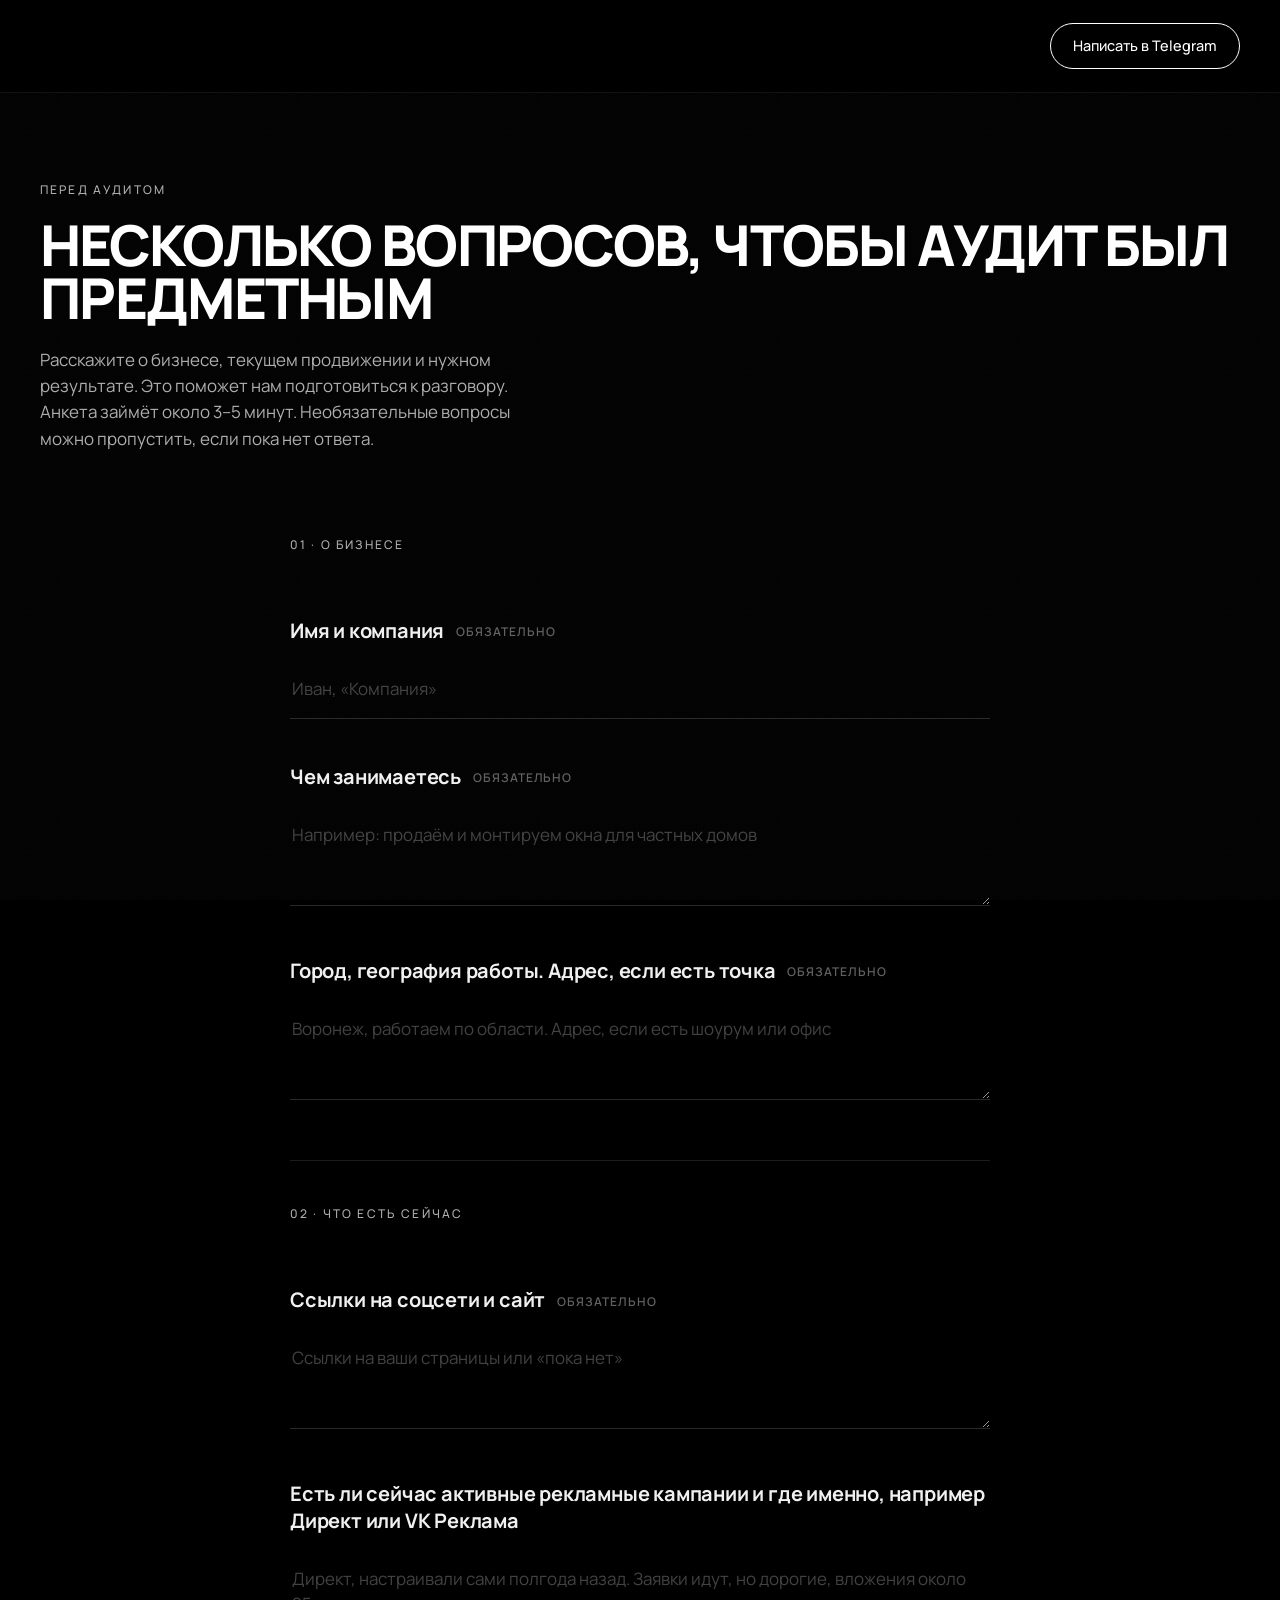
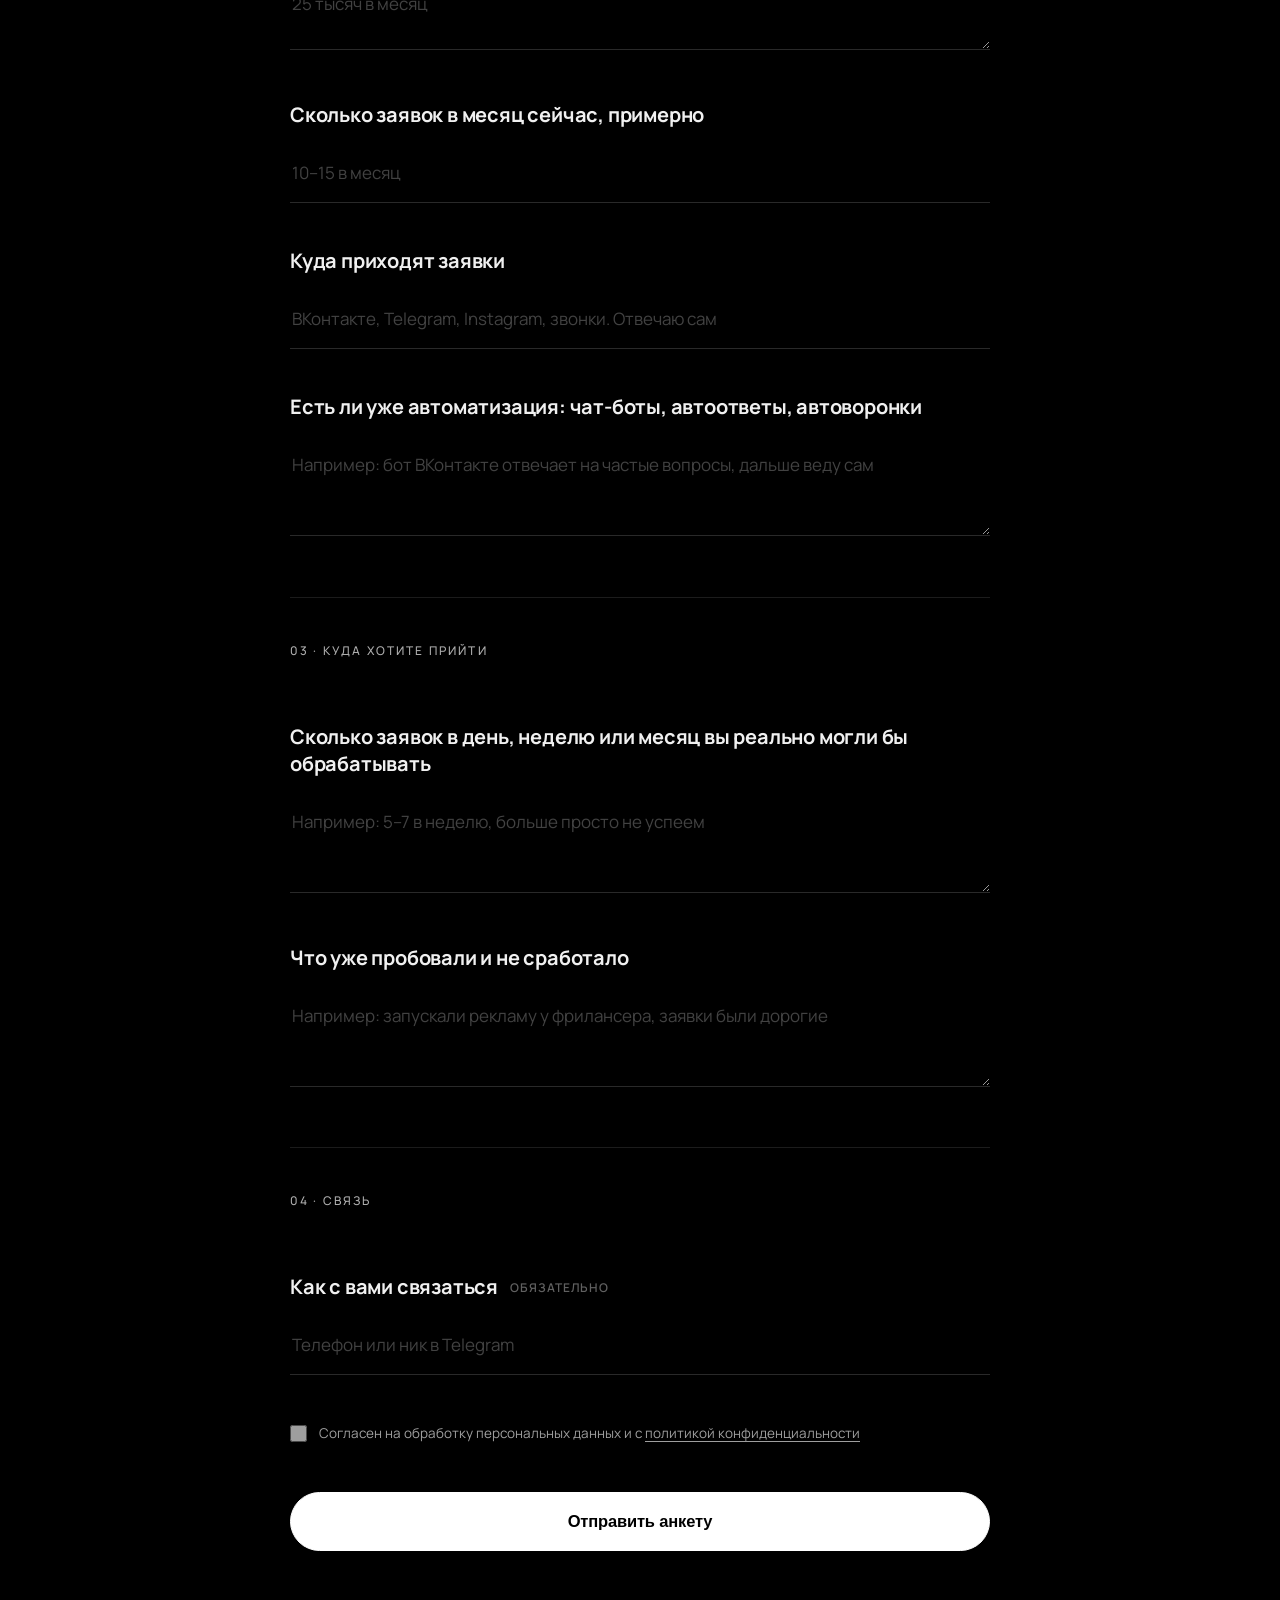
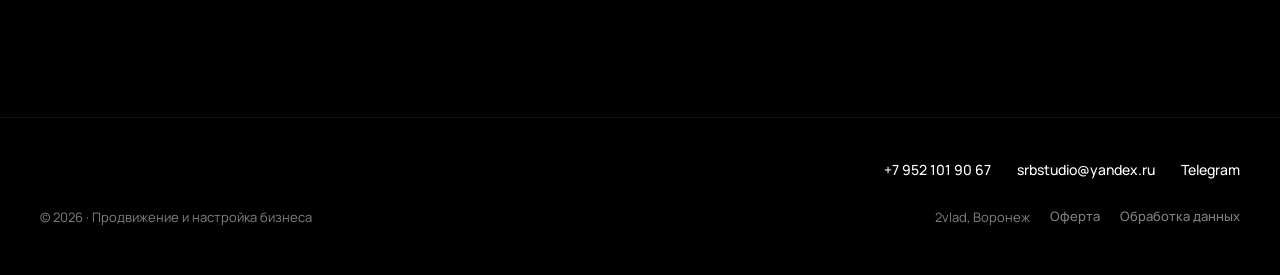
<file: audit.html>
<!DOCTYPE html>
<html lang="ru">
<head>
  <meta charset="UTF-8">
  <meta name="viewport" content="width=device-width, initial-scale=1.0">
  <title>Анкета перед аудитом | 2vlad</title>
  <link rel="canonical" href="https://2vlad.ru/audit.html">
  <meta name="twitter:description" content="Расскажите о бизнесе и текущем продвижении, чтобы подготовить предметный разбор.">
  <meta name="twitter:title" content="Анкета перед аудитом | 2vlad">
  <meta property="og:site_name" content="2vlad">
  <meta property="og:url" content="https://2vlad.ru/audit.html">
  <meta property="og:description" content="Расскажите о бизнесе и текущем продвижении, чтобы подготовить предметный разбор.">
  <meta property="og:title" content="Анкета перед аудитом | 2vlad">
  <meta name="description" content="Расскажите о бизнесе и текущем продвижении, чтобы подготовить предметный разбор.">
  <meta name="robots" content="noindex, nofollow">
  <meta name="theme-color" content="#000000">
  <link rel="icon" type="image/png" sizes="32x32" href="img/favicon-32.png">
  <link rel="apple-touch-icon" href="img/favicon-180.png">
  <link rel="preconnect" href="https://fonts.googleapis.com">
  <link rel="preconnect" href="https://fonts.gstatic.com" crossorigin>
  <link href="https://fonts.googleapis.com/css2?family=Manrope:wght@400;500;800&display=swap" rel="stylesheet">
  <link rel="stylesheet" href="css/style.css">
  <link rel="stylesheet" href="css/content.css">
</head>
<body>

  <!-- ══════════════════════════════════════════════
       Страница нигде не связана ссылками с остальным
       сайтом — открывается только по прямой ссылке,
       которую отправляем лично. Поэтому meta robots
       выше стоит noindex, а в шапке нет навигации.
       НАСТРОЙКИ (Telegram) в js/config.js
       ══════════════════════════════════════════════ -->

  <header class="header">
    <div class="shell header__inner">
      <a href="./" class="logo">
        <img class="logo__img" src="img/logo.svg" alt="2vlad" width="2376" height="669" decoding="async">
      </a>
      <a href="https://t.me/studiosrb" class="pill pill--always" data-tg>Написать в Telegram</a>
    </div>
  </header>

  <main id="top">
    <section class="audit__intro">
      <div class="shell">
        <p class="tag">Перед аудитом</p>
        <h1 class="final__title">Несколько вопросов, чтобы аудит был предметным</h1>
        <p class="hero__sub">Расскажите о бизнесе, текущем продвижении и нужном результате. Это поможет нам подготовиться к разговору. Анкета займёт около 3–5 минут. Необязательные вопросы можно пропустить, если пока нет ответа.</p>
      </div>
    </section>

    <section class="audit__block">
      <div class="shell">
        <noscript><p>Для анкеты нужен JavaScript. Напишите нам в <a href="https://t.me/studiosrb">Telegram</a> или на <a href="mailto:srbstudio@yandex.ru">почту</a>.</p><style>.audit__form { display: none; }</style></noscript>
        <form class="lead__form audit__form" novalidate>

          <p class="tag audit__group audit__group--first">01 · О бизнесе</p>

          <label class="lead__field">
            <span>Имя и компания <i>обязательно</i></span>
            <input type="text" name="name" maxlength="160" autocomplete="name" placeholder="Иван, «Компания»" required>
          </label>

          <label class="lead__field">
            <span>Чем занимаетесь <i>обязательно</i></span>
            <textarea maxlength="3000" name="business" placeholder="Например: продаём и монтируем окна для частных домов" required></textarea>
          </label>

          <label class="lead__field">
            <span>Город, география работы. Адрес, если есть точка <i>обязательно</i></span>
            <textarea maxlength="3000" name="city" placeholder="Воронеж, работаем по области. Адрес, если есть шоурум или офис" required></textarea>
          </label>

          <p class="tag audit__group">02 · Что есть сейчас</p>

          <label class="lead__field">
            <span>Ссылки на соцсети и сайт <i>обязательно</i></span>
            <textarea maxlength="3000" name="channels" placeholder="Ссылки на ваши страницы или «пока нет»" required></textarea>
          </label>

          <label class="lead__field">
            <span>Есть ли сейчас активные рекламные кампании и где именно, например Директ или VK Реклама</span>
            <textarea maxlength="3000" name="ads" placeholder="Директ, настраивали сами полгода назад. Заявки идут, но дорогие, вложения около 25 тысяч в месяц"></textarea>
          </label>

          <label class="lead__field">
            <span>Сколько заявок в месяц сейчас, примерно</span>
            <input type="text" name="leads_now" placeholder="10–15 в месяц">
          </label>

          <label class="lead__field">
            <span>Куда приходят заявки</span>
            <input type="text" name="handling" placeholder="ВКонтакте, Telegram, Instagram, звонки. Отвечаю сам">
          </label>

          <label class="lead__field">
            <span>Есть ли уже автоматизация: чат-боты, автоответы, автоворонки</span>
            <textarea maxlength="3000" name="automation" placeholder="Например: бот ВКонтакте отвечает на частые вопросы, дальше веду сам"></textarea>
          </label>

          <p class="tag audit__group">03 · Куда хотите прийти</p>

          <label class="lead__field">
            <span>Сколько заявок в день, неделю или месяц вы реально могли бы обрабатывать</span>
            <textarea maxlength="3000" name="goal" placeholder="Например: 5–7 в неделю, больше просто не успеем"></textarea>
          </label>

          <label class="lead__field">
            <span>Что уже пробовали и не сработало</span>
            <textarea maxlength="3000" name="tried" placeholder="Например: запускали рекламу у фрилансера, заявки были дорогие"></textarea>
          </label>

          <p class="tag audit__group">04 · Связь</p>

          <label class="lead__field">
            <span>Как с вами связаться <i>обязательно</i></span>
            <input type="text" name="contact" maxlength="160" placeholder="Телефон или ник в Telegram" required>
          </label>

          <input class="lead__trap" type="text" name="website" tabindex="-1" autocomplete="off" aria-hidden="true">

          <label class="lead__agree">
            <input type="checkbox" name="agree" required>
            <span>Согласен на обработку персональных данных и с <a href="privacy.html" target="_blank" rel="noopener">политикой конфиденциальности</a></span>
          </label>

          <button class="btn btn--big audit__submit" type="submit">Отправить анкету</button>
          <p class="lead__status" role="status" aria-live="polite"></p>
        </form>
      </div>
    </section>
  </main>

  <footer class="footer">
    <div class="shell footer__inner">
      <span class="logo">
        <img class="logo__img" src="img/logo.svg" alt="2vlad" width="2376" height="669" decoding="async">
      </span>
      <p>© <span data-year>2026</span> · Продвижение и настройка бизнеса</p>
      <span class="footer__links">
        <a href="tel:+79521019067">+7 952 101 90 67</a>
        <a href="mailto:srbstudio@yandex.ru">srbstudio@yandex.ru</a>
        <a href="https://t.me/studiosrb" data-tg>Telegram</a>
      </span>
      <p class="footer__legal">
        2vlad, Воронеж
        <a href="oferta.html">Оферта</a>
        <a href="privacy.html">Обработка данных</a>
      </p>
    </div>
  </footer>

  <script src="js/config.js"></script>
  <script src="js/main.js"></script>
  <script src="js/forms.js"></script>
</body>
</html>
</file>
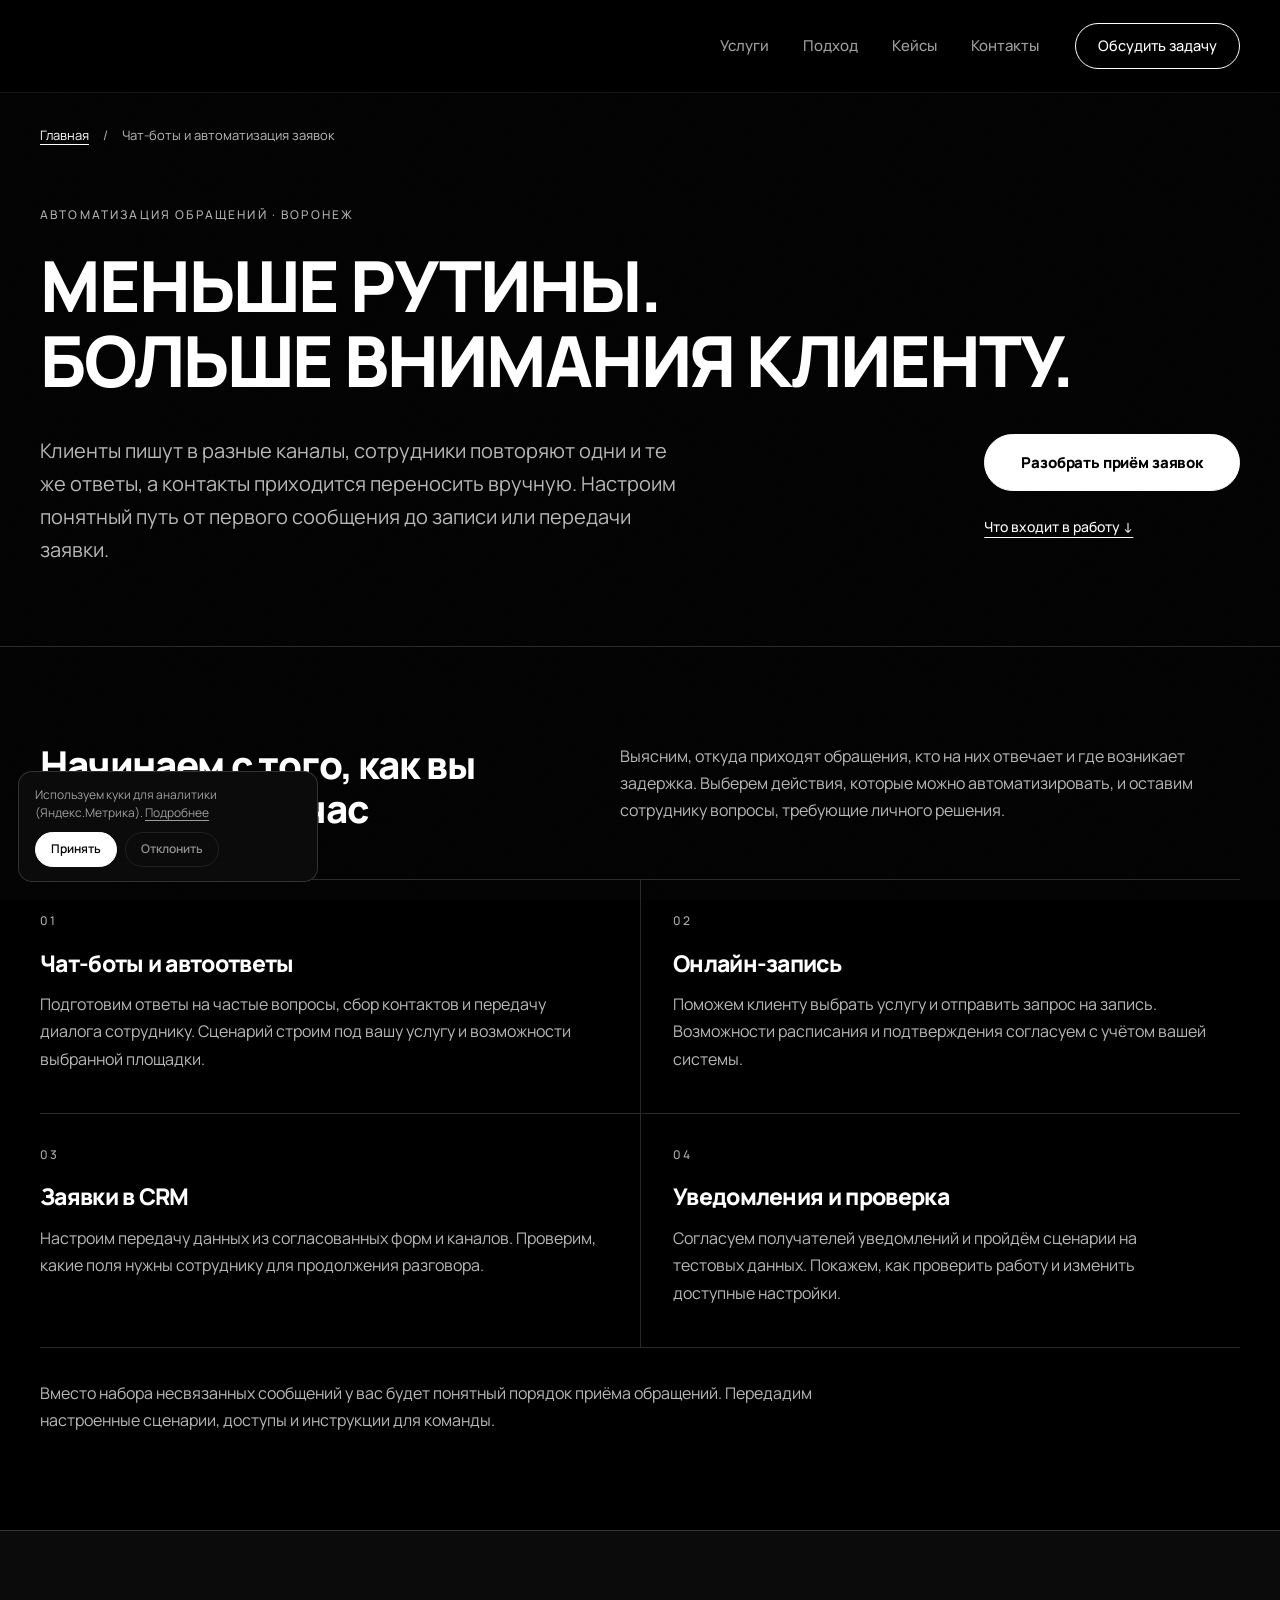
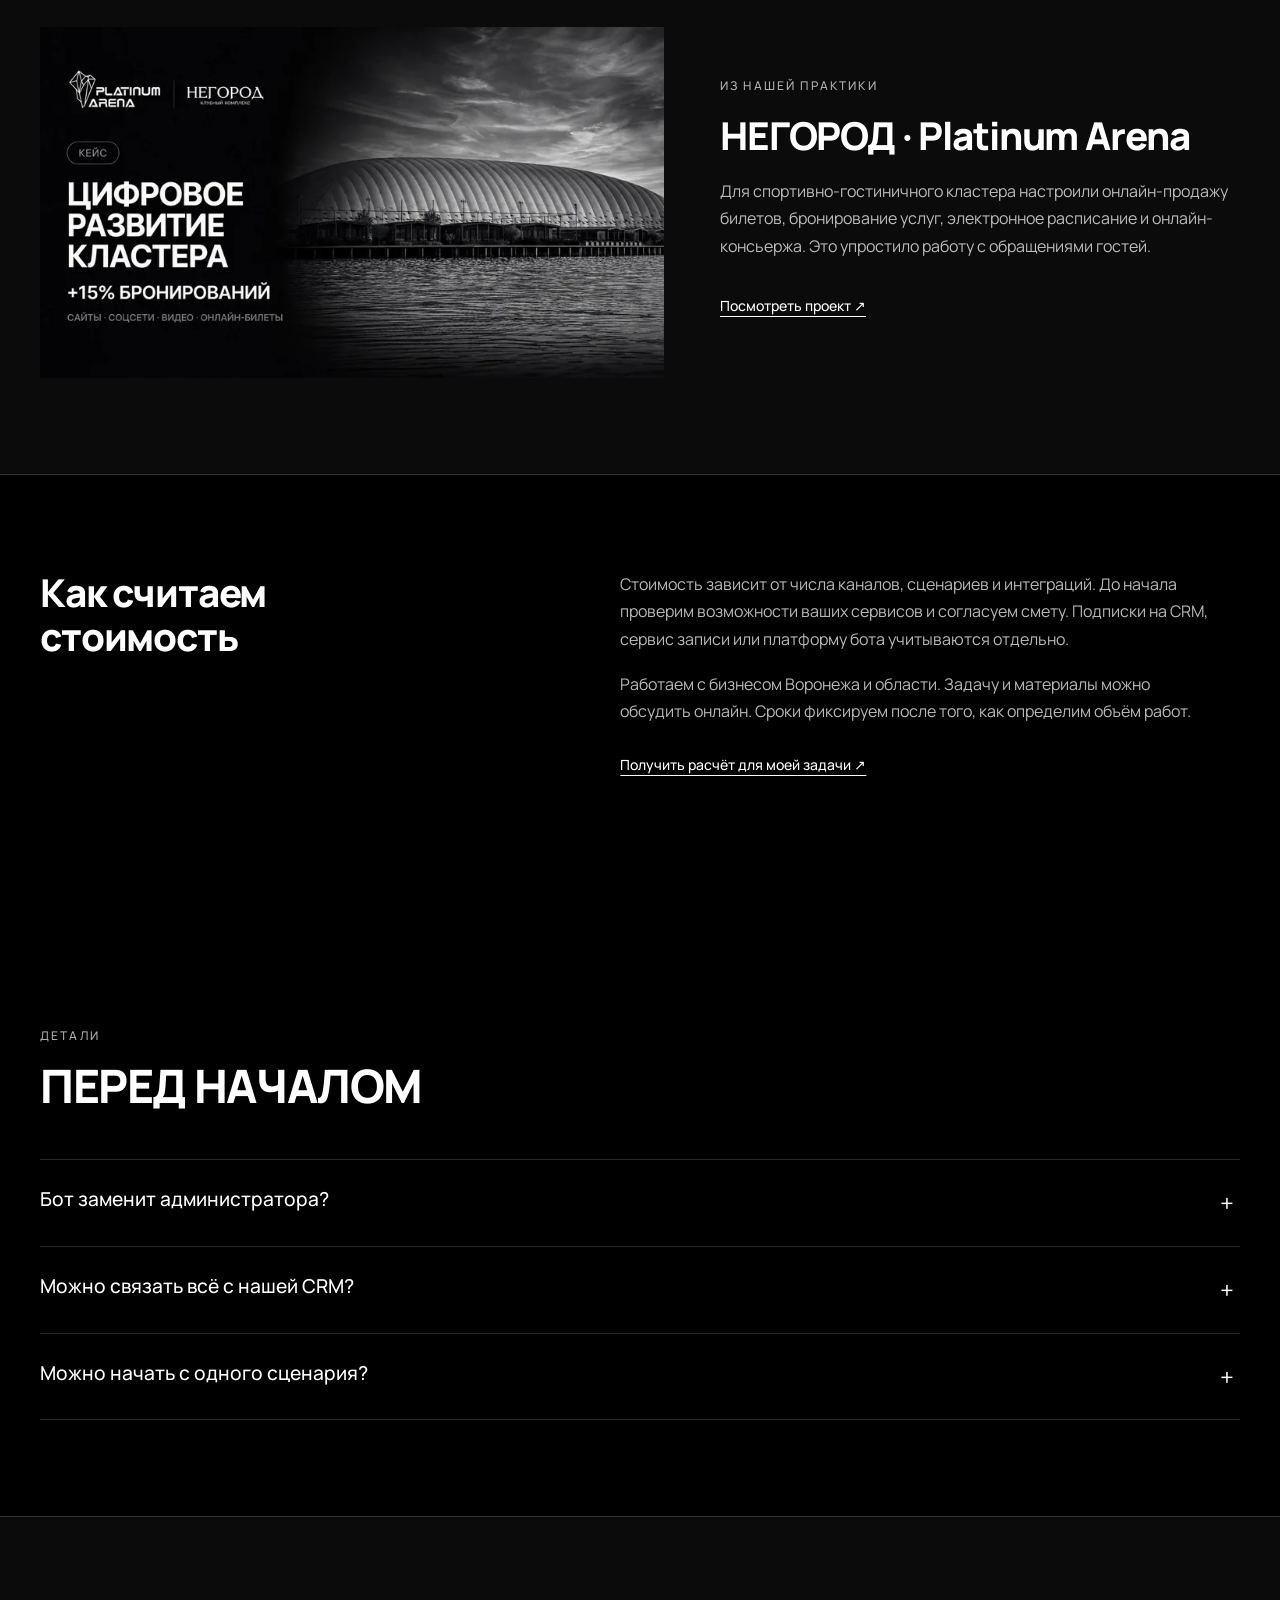
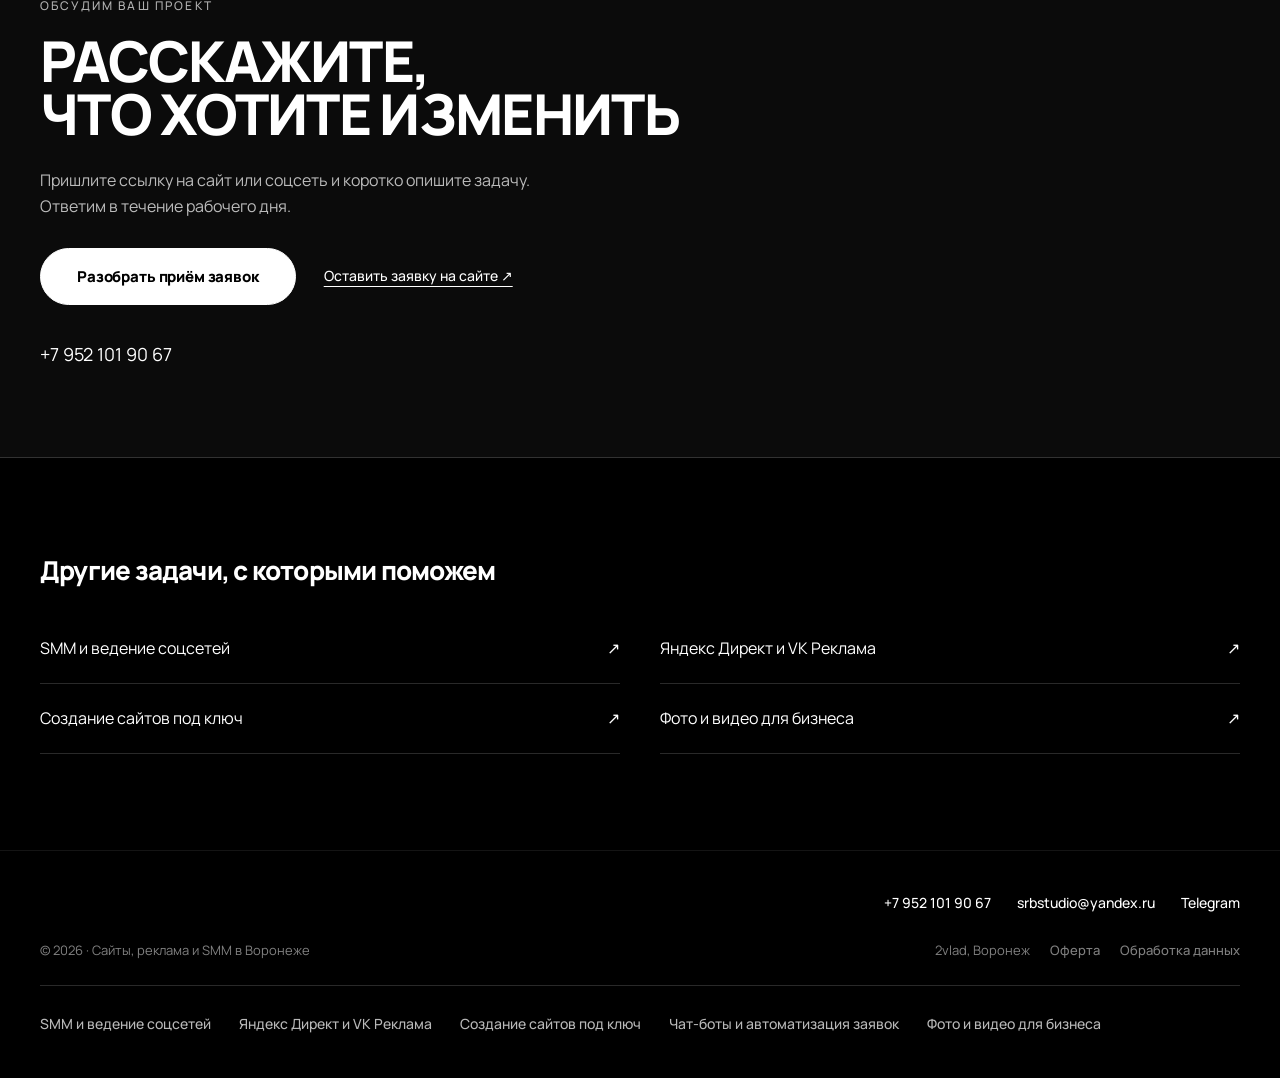
<file: avtomatizaciya-voronezh.html>
<!DOCTYPE html>
<html lang="ru" class="no-js"><head>
  <meta charset="UTF-8">
  <meta name="viewport" content="width=device-width, initial-scale=1.0">
  <title>Чат-боты и автоматизация заявок в Воронеже | 2vlad</title>
  <meta property="og:site_name" content="2vlad">
  <meta name="description" content="Чат-боты, онлайн-запись, автоответы и передача заявок в CRM для бизнеса в Воронеже. Разберём ваш процесс и настроим нужные сценарии в 2vlad.">
  <meta name="theme-color" content="#000000">
  <link rel="canonical" href="https://2vlad.ru/avtomatizaciya-voronezh.html">
  <link rel="icon" type="image/png" sizes="32x32" href="img/favicon-32.png">
  <link rel="apple-touch-icon" href="img/favicon-180.png">

  <!-- превью ссылки в Telegram, VK, WhatsApp -->
  <meta property="og:type" content="website">
  <meta property="og:locale" content="ru_RU">
  <meta property="og:title" content="Чат-боты и автоматизация заявок в Воронеже | 2vlad">
  <meta property="og:description" content="Чат-боты, онлайн-запись, автоответы и передача заявок в CRM для бизнеса в Воронеже. Разберём ваш процесс и настроим нужные сценарии в 2vlad.">
  <meta property="og:url" content="https://2vlad.ru/avtomatizaciya-voronezh.html">
  <meta property="og:image" content="https://2vlad.ru/img/og.jpg">
  <meta property="og:image:width" content="1200">
  <meta property="og:image:height" content="630">
  <meta name="twitter:card" content="summary_large_image">
  <meta name="twitter:title" content="Чат-боты и автоматизация заявок в Воронеже | 2vlad">
  <meta name="twitter:description" content="Чат-боты, онлайн-запись, автоответы и передача заявок в CRM для бизнеса в Воронеже. Разберём ваш процесс и настроим нужные сценарии в 2vlad.">
  <meta name="twitter:image" content="https://2vlad.ru/img/og.jpg">
  <link rel="preconnect" href="https://fonts.googleapis.com">
  <link rel="preconnect" href="https://fonts.gstatic.com" crossorigin>
  <link href="https://fonts.googleapis.com/css2?family=Manrope:wght@400;500;800&display=swap" rel="stylesheet">
  <link rel="stylesheet" href="css/style.css">
  <link rel="stylesheet" href="css/content.css">
  <script>document.documentElement.className = "js";</script>
</head>
<body class="service-page"><a class="skip-link" href="#top">Перейти к содержимому</a><header class="header">
    <div class="shell header__inner">
      <a href="./#top" class="logo">
        <img class="logo__img" src="img/logo.svg" alt="2vlad" width="2376" height="669" decoding="async">
      </a>
      <nav class="nav" id="main-nav" aria-label="Основная навигация">
        <a href="./#services">Услуги</a>
        <a href="./#approach">Подход</a>
        <a href="./#cases">Кейсы</a>
        <a href="./#contact">Контакты</a>
      </nav>
      <a href="https://t.me/studiosrb" class="pill" data-tg>Обсудить задачу</a>
      <button class="burger" aria-label="Открыть меню" aria-expanded="false" aria-controls="main-nav"><span></span><span></span></button>
    </div>
  </header>
<main id="top">
<section class="service-hero"><div class="shell">
<nav class="breadcrumbs" aria-label="Хлебные крошки"><a href="./">Главная</a><span aria-hidden="true">/</span><span aria-current="page">Чат-боты и автоматизация заявок</span></nav>
<p class="tag">Автоматизация обращений · Воронеж</p><h1 class="service-hero__title">Меньше рутины.<br>Больше внимания клиенту.</h1>
<div class="service-hero__bottom"><p class="service-hero__intro">Клиенты пишут в разные каналы, сотрудники повторяют одни и те же ответы, а контакты приходится переносить вручную. Настроим понятный путь от первого сообщения до записи или передачи заявки.</p><div class="service-hero__actions"><a class="btn" href="https://t.me/studiosrb" data-tg>Разобрать приём заявок</a><a class="text-link" href="#scope">Что входит в работу ↓</a></div></div>
</div></section>
<section class="block" id="scope"><div class="shell"><div class="service-intro"><h2>Начинаем с того, как вы работаете сейчас</h2><p>Выясним, откуда приходят обращения, кто на них отвечает и где возникает задержка. Выберем действия, которые можно автоматизировать, и оставим сотруднику вопросы, требующие личного решения.</p></div><div class="service-scope"><article class="service-scope__item" id="bots"><span class="tag">01</span><h3>Чат-боты и автоответы</h3><p>Подготовим ответы на частые вопросы, сбор контактов и передачу диалога сотруднику. Сценарий строим под вашу услугу и возможности выбранной площадки.</p></article><article class="service-scope__item" id="booking"><span class="tag">02</span><h3>Онлайн-запись</h3><p>Поможем клиенту выбрать услугу и отправить запрос на запись. Возможности расписания и подтверждения согласуем с учётом вашей системы.</p></article><article class="service-scope__item" id="crm"><span class="tag">03</span><h3>Заявки в CRM</h3><p>Настроим передачу данных из согласованных форм и каналов. Проверим, какие поля нужны сотруднику для продолжения разговора.</p></article><article class="service-scope__item" id="testing"><span class="tag">04</span><h3>Уведомления и проверка</h3><p>Согласуем получателей уведомлений и пройдём сценарии на тестовых данных. Покажем, как проверить работу и изменить доступные настройки.</p></article></div><p class="service-deliver">Вместо набора несвязанных сообщений у вас будет понятный порядок приёма обращений. Передадим настроенные сценарии, доступы и инструкции для команды.</p></div></section>
<section class="block service-case"><div class="shell"><div class="service-case__grid"><a class="service-case__image" href="./#work-1" aria-label="Открыть кейс НЕГОРОД · Platinum Arena"><img src="img/case-negorod-800.webp" width="800" height="450" loading="lazy" decoding="async" alt="НЕГОРОД · Platinum Arena: проект студии 2vlad"></a><div class="service-case__copy"><p class="tag">Из нашей практики</p><h2>НЕГОРОД · Platinum Arena</h2><p>Для спортивно-гостиничного кластера настроили онлайн-продажу билетов, бронирование услуг, электронное расписание и онлайн-консьержа. Это упростило работу с обращениями гостей.</p><a class="text-link" href="./#work-1">Посмотреть проект ↗</a></div></div></div></section>
<section class="block" id="price"><div class="shell"><div class="service-intro"><h2>Как считаем<br>стоимость</h2><div><p>Стоимость зависит от числа каналов, сценариев и интеграций. До начала проверим возможности ваших сервисов и согласуем смету. Подписки на CRM, сервис записи или платформу бота учитываются отдельно.</p><p>Работаем с бизнесом Воронежа и области. Задачу и материалы можно обсудить онлайн. Сроки фиксируем после того, как определим объём работ.</p><a class="text-link" href="https://t.me/studiosrb" data-tg>Получить расчёт для моей задачи ↗</a></div></div></div></section>
<section class="block" id="faq"><div class="shell"><div class="block__head"><span class="tag">Детали</span><h2 class="block__title">Перед началом</h2></div><div class="faq"><details class="faq__item"><summary>Бот заменит администратора?</summary><p>Бот может ответить на типовой вопрос и собрать нужные данные. Нестандартные ситуации и личный разговор остаются за сотрудником. Переход к человеку закладываем в сценарий.</p></details><details class="faq__item"><summary>Можно связать всё с нашей CRM?</summary><p>Сначала проверим вашу CRM и доступные способы подключения. Возможность интеграции, передаваемые поля и ограничения согласуем до начала работ.</p></details><details class="faq__item"><summary>Можно начать с одного сценария?</summary><p>Да. Например, с уведомления о новой заявке или ответов на частые вопросы. Сначала проверим этот участок, затем обсудим дальнейшую автоматизацию.</p></details></div></div></section>
<section class="service-contact" id="contact"><div class="shell"><p class="tag">Обсудим ваш проект</p><h2 class="final__title">Расскажите,<br>что хотите изменить</h2><p>Пришлите ссылку на сайт или соцсеть и коротко опишите задачу. Ответим в течение рабочего дня.</p><div class="service-contact__actions"><a class="btn" href="https://t.me/studiosrb" data-tg>Разобрать приём заявок</a><a class="text-link" href="./#lead-panel">Оставить заявку на сайте ↗</a></div><a class="service-contact__phone" href="tel:+79521019067">+7 952 101 90 67</a></div></section>
<section class="block related"><div class="shell"><h2>Другие задачи, с которыми поможем</h2><nav aria-label="Другие услуги"><a class="related-link" href="smm-voronezh.html">SMM и ведение соцсетей<span aria-hidden="true">↗</span></a><a class="related-link" href="reklama-voronezh.html">Яндекс Директ и VK Реклама<span aria-hidden="true">↗</span></a><a class="related-link" href="sozdanie-saytov-voronezh.html">Создание сайтов под ключ<span aria-hidden="true">↗</span></a><a class="related-link" href="foto-video-voronezh.html">Фото и видео для бизнеса<span aria-hidden="true">↗</span></a></nav></div></section>
</main><footer class="footer">
    <div class="shell footer__inner">
      <span class="logo">
        <img class="logo__img" src="img/logo.svg" alt="2vlad" width="2376" height="669" decoding="async">
      </span>
      <p>© <span data-year>2026</span> · Сайты, реклама и SMM в Воронеже</p>
      <span class="footer__links">
        <a href="tel:+79521019067">+7 952 101 90 67</a>
        <a href="mailto:srbstudio@yandex.ru">srbstudio@yandex.ru</a>
        <a href="https://t.me/studiosrb" data-tg>Telegram</a>
      </span>
      <nav class="footer__services" aria-label="Услуги студии"><a href="smm-voronezh.html">SMM и ведение соцсетей</a><a href="reklama-voronezh.html">Яндекс Директ и VK Реклама</a><a href="sozdanie-saytov-voronezh.html">Создание сайтов под ключ</a><a href="avtomatizaciya-voronezh.html">Чат-боты и автоматизация заявок</a><a href="foto-video-voronezh.html">Фото и видео для бизнеса</a></nav>
      <p class="footer__legal">
        2vlad, Воронеж
        <a href="oferta.html">Оферта</a>
        <a href="privacy.html">Обработка данных</a>
      </p>
    </div>
  </footer><script type="application/ld+json">{
  "@context": "https://schema.org",
  "@graph": [
    {
      "@type": "Service",
      "@id": "https://2vlad.ru/avtomatizaciya-voronezh.html#service",
      "name": "Чат-боты и автоматизация заявок в Воронеже",
      "description": "Чат-боты, онлайн-запись, автоответы и передача заявок в CRM для бизнеса в Воронеже. Разберём ваш процесс и настроим нужные сценарии в 2vlad.",
      "url": "https://2vlad.ru/avtomatizaciya-voronezh.html",
      "provider": {
        "@id": "https://2vlad.ru/#organization",
        "@type": "Organization",
        "name": "2vlad",
        "url": "https://2vlad.ru/"
      },
      "areaServed": [
        {
          "@type": "City",
          "name": "Воронеж"
        },
        {
          "@type": "AdministrativeArea",
          "name": "Воронежская область"
        }
      ]
    },
    {
      "@type": "BreadcrumbList",
      "itemListElement": [
        {
          "@type": "ListItem",
          "position": 1,
          "name": "Главная",
          "item": "https://2vlad.ru/"
        },
        {
          "@type": "ListItem",
          "position": 2,
          "name": "Чат-боты и автоматизация заявок",
          "item": "https://2vlad.ru/avtomatizaciya-voronezh.html"
        }
      ]
    }
  ]
}</script><script src="js/config.js"></script><script src="js/main.js"></script><script src="js/cookies.js"></script></body></html>
</file>
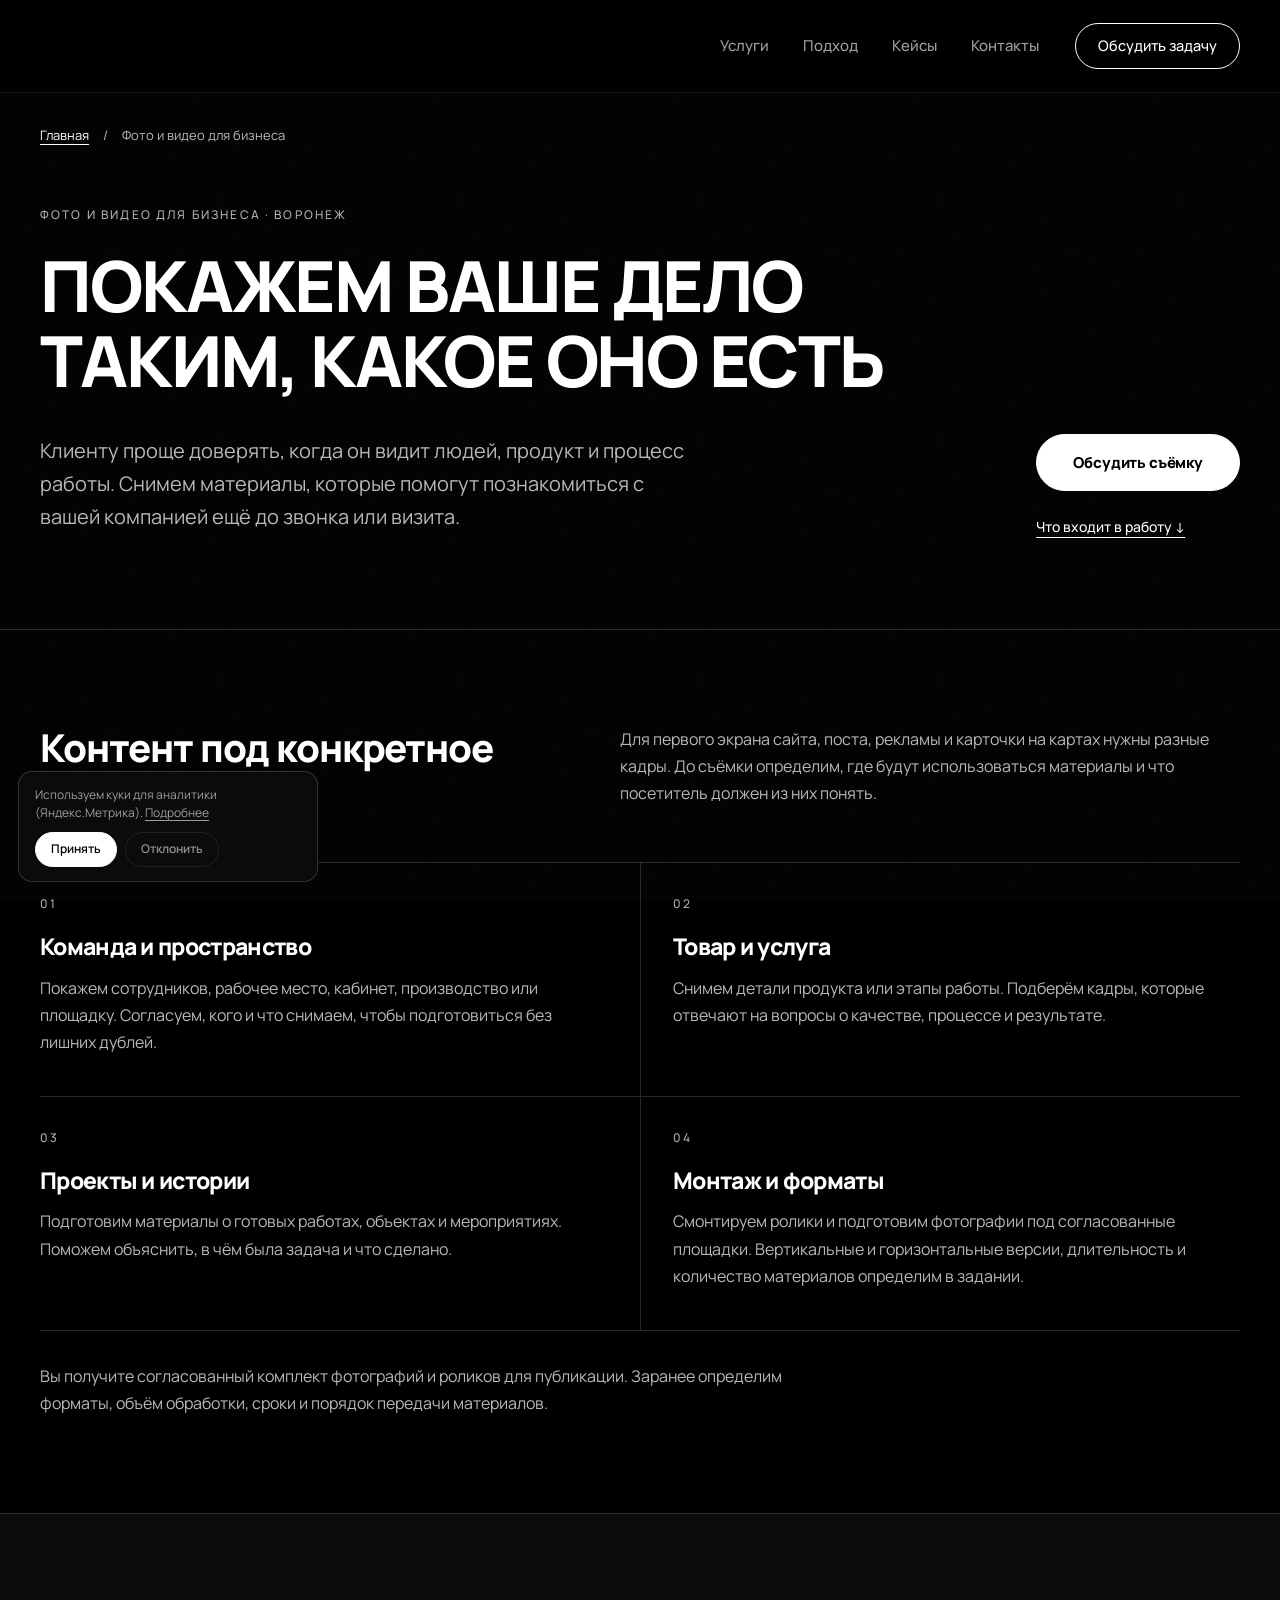
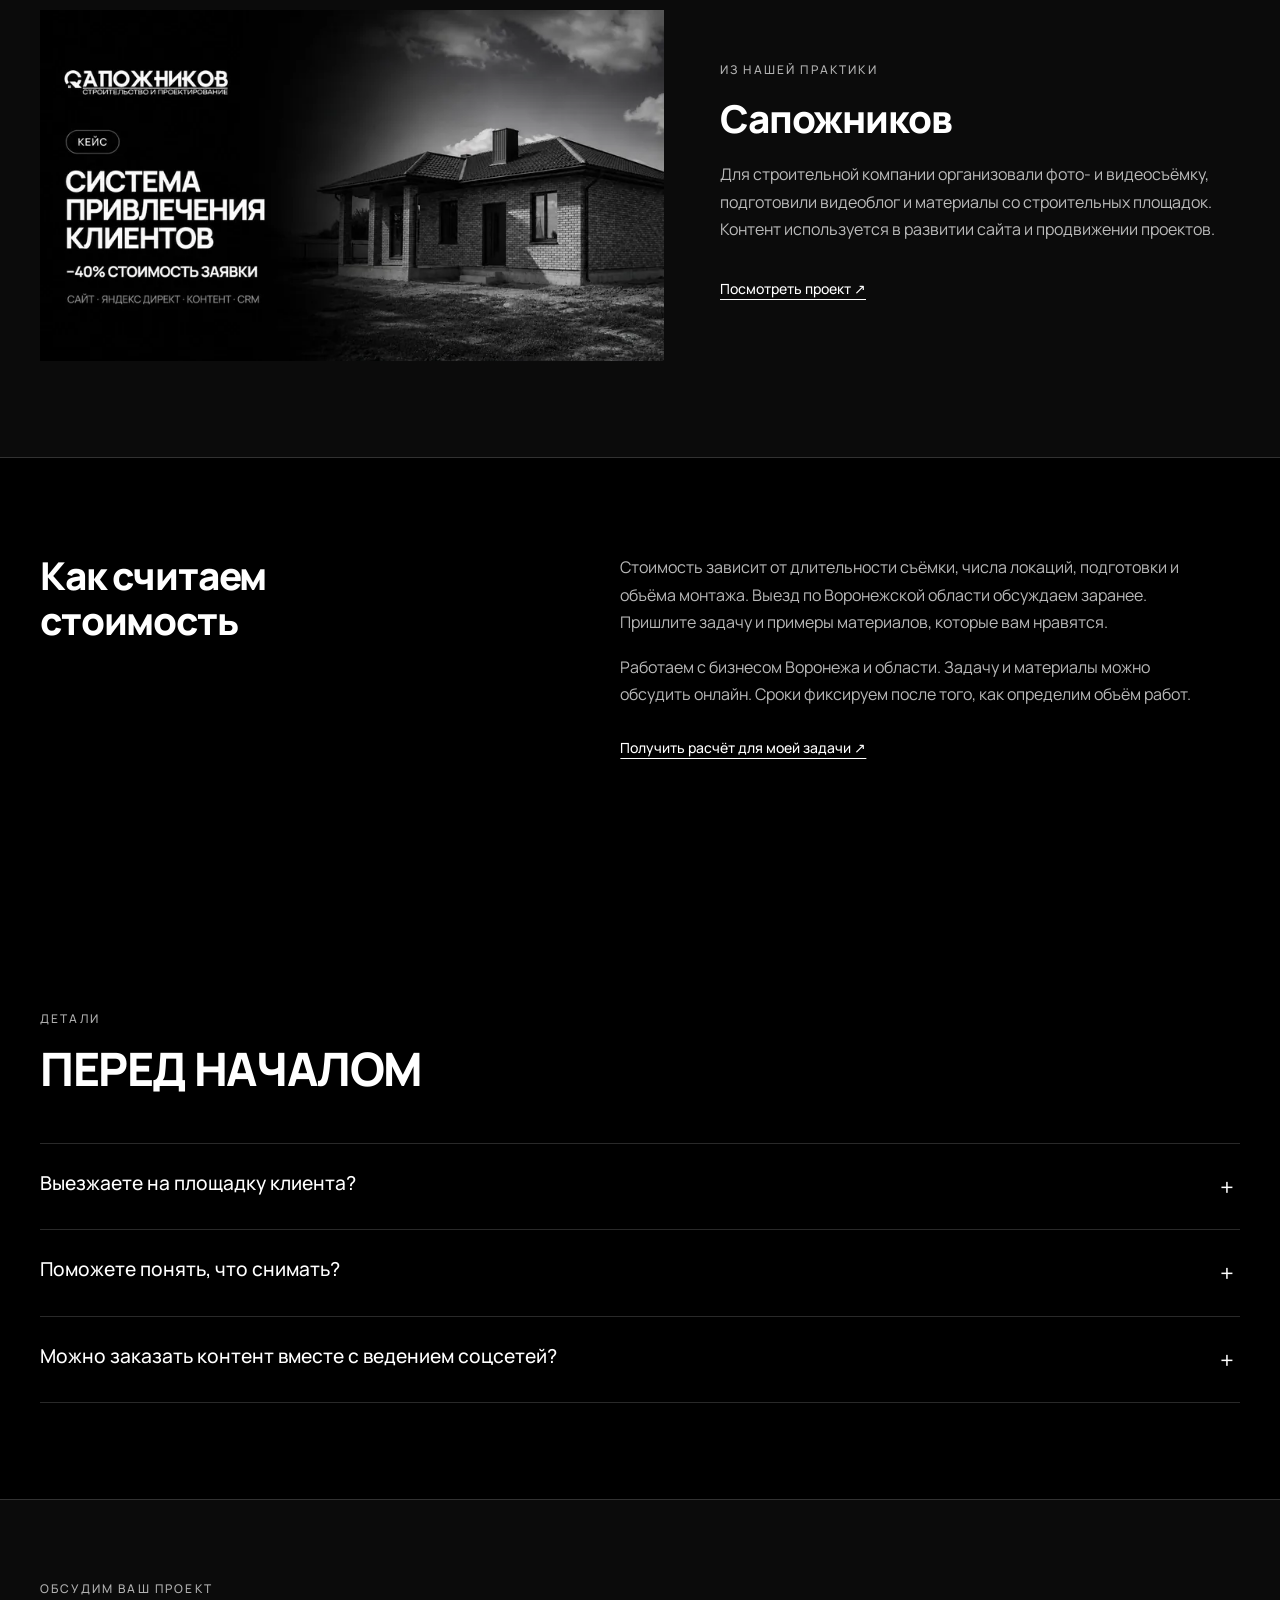
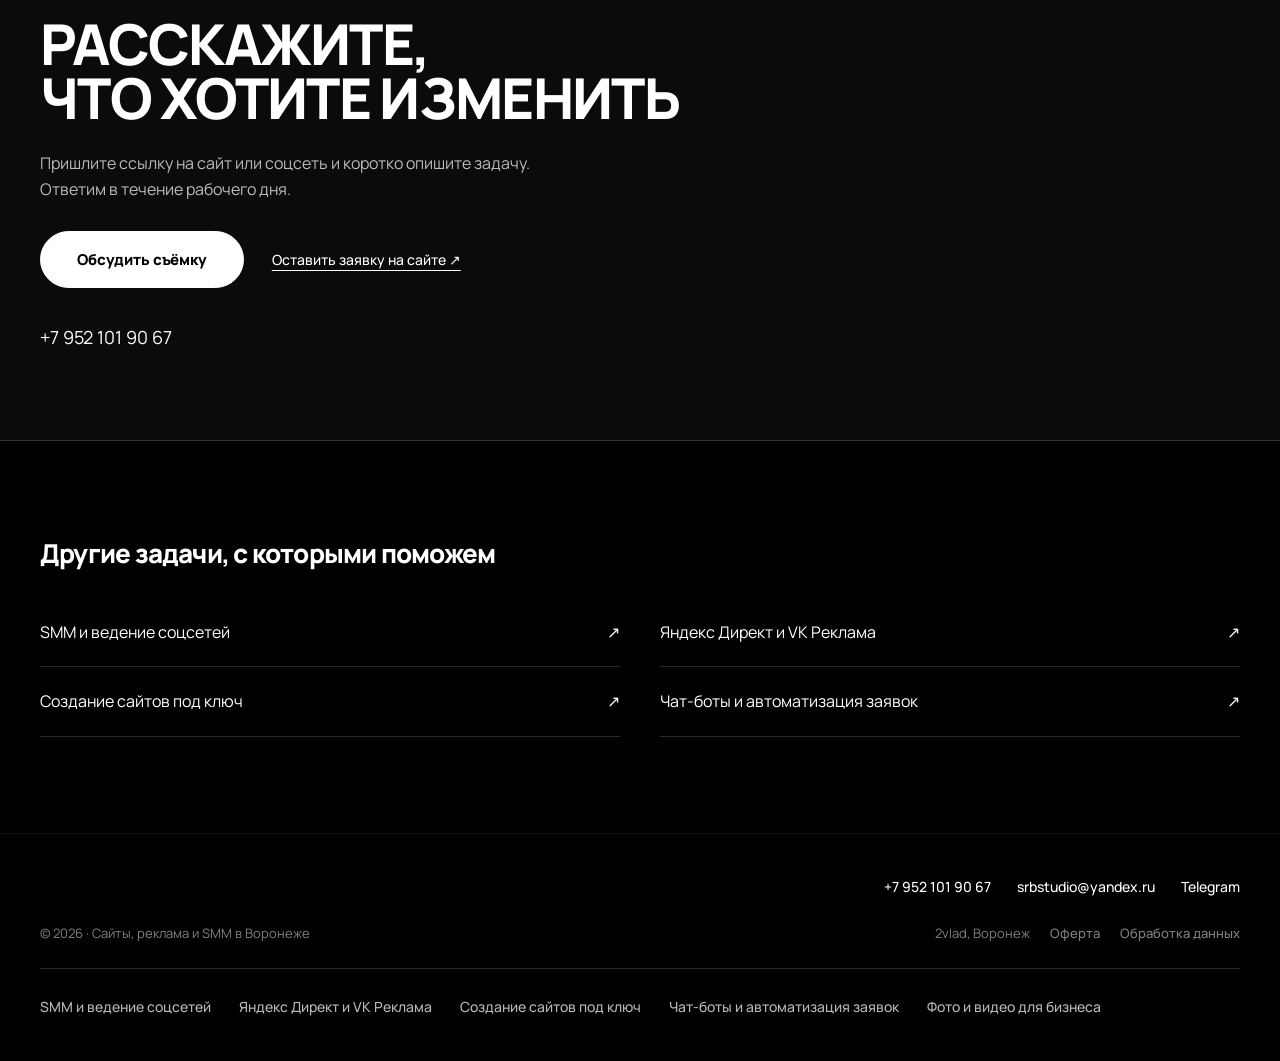
<file: foto-video-voronezh.html>
<!DOCTYPE html>
<html lang="ru" class="no-js"><head>
  <meta charset="UTF-8">
  <meta name="viewport" content="width=device-width, initial-scale=1.0">
  <title>Фото- и видеосъёмка для бизнеса в Воронеже | 2vlad</title>
  <meta property="og:site_name" content="2vlad">
  <meta name="description" content="Фото- и видеосъёмка для бизнеса в Воронеже и области: команда, товары, услуги и проекты. Ролики и фотографии для сайта, соцсетей и рекламы от 2vlad.">
  <meta name="theme-color" content="#000000">
  <link rel="canonical" href="https://2vlad.ru/foto-video-voronezh.html">
  <link rel="icon" type="image/png" sizes="32x32" href="img/favicon-32.png">
  <link rel="apple-touch-icon" href="img/favicon-180.png">

  <!-- превью ссылки в Telegram, VK, WhatsApp -->
  <meta property="og:type" content="website">
  <meta property="og:locale" content="ru_RU">
  <meta property="og:title" content="Фото- и видеосъёмка для бизнеса в Воронеже | 2vlad">
  <meta property="og:description" content="Фото- и видеосъёмка для бизнеса в Воронеже и области: команда, товары, услуги и проекты. Ролики и фотографии для сайта, соцсетей и рекламы от 2vlad.">
  <meta property="og:url" content="https://2vlad.ru/foto-video-voronezh.html">
  <meta property="og:image" content="https://2vlad.ru/img/og.jpg">
  <meta property="og:image:width" content="1200">
  <meta property="og:image:height" content="630">
  <meta name="twitter:card" content="summary_large_image">
  <meta name="twitter:title" content="Фото- и видеосъёмка для бизнеса в Воронеже | 2vlad">
  <meta name="twitter:description" content="Фото- и видеосъёмка для бизнеса в Воронеже и области: команда, товары, услуги и проекты. Ролики и фотографии для сайта, соцсетей и рекламы от 2vlad.">
  <meta name="twitter:image" content="https://2vlad.ru/img/og.jpg">
  <link rel="preconnect" href="https://fonts.googleapis.com">
  <link rel="preconnect" href="https://fonts.gstatic.com" crossorigin>
  <link href="https://fonts.googleapis.com/css2?family=Manrope:wght@400;500;800&display=swap" rel="stylesheet">
  <link rel="stylesheet" href="css/style.css">
  <link rel="stylesheet" href="css/content.css">
  <script>document.documentElement.className = "js";</script>
</head>
<body class="service-page"><a class="skip-link" href="#top">Перейти к содержимому</a><header class="header">
    <div class="shell header__inner">
      <a href="./#top" class="logo">
        <img class="logo__img" src="img/logo.svg" alt="2vlad" width="2376" height="669" decoding="async">
      </a>
      <nav class="nav" id="main-nav" aria-label="Основная навигация">
        <a href="./#services">Услуги</a>
        <a href="./#approach">Подход</a>
        <a href="./#cases">Кейсы</a>
        <a href="./#contact">Контакты</a>
      </nav>
      <a href="https://t.me/studiosrb" class="pill" data-tg>Обсудить задачу</a>
      <button class="burger" aria-label="Открыть меню" aria-expanded="false" aria-controls="main-nav"><span></span><span></span></button>
    </div>
  </header>
<main id="top">
<section class="service-hero"><div class="shell">
<nav class="breadcrumbs" aria-label="Хлебные крошки"><a href="./">Главная</a><span aria-hidden="true">/</span><span aria-current="page">Фото и видео для бизнеса</span></nav>
<p class="tag">Фото и видео для бизнеса · Воронеж</p><h1 class="service-hero__title">Покажем ваше дело<br>таким, какое оно есть</h1>
<div class="service-hero__bottom"><p class="service-hero__intro">Клиенту проще доверять, когда он видит людей, продукт и процесс работы. Снимем материалы, которые помогут познакомиться с вашей компанией ещё до звонка или визита.</p><div class="service-hero__actions"><a class="btn" href="https://t.me/studiosrb" data-tg>Обсудить съёмку</a><a class="text-link" href="#scope">Что входит в работу ↓</a></div></div>
</div></section>
<section class="block" id="scope"><div class="shell"><div class="service-intro"><h2>Контент под конкретное размещение</h2><p>Для первого экрана сайта, поста, рекламы и карточки на картах нужны разные кадры. До съёмки определим, где будут использоваться материалы и что посетитель должен из них понять.</p></div><div class="service-scope"><article class="service-scope__item" id="team"><span class="tag">01</span><h3>Команда и пространство</h3><p>Покажем сотрудников, рабочее место, кабинет, производство или площадку. Согласуем, кого и что снимаем, чтобы подготовиться без лишних дублей.</p></article><article class="service-scope__item" id="product"><span class="tag">02</span><h3>Товар и услуга</h3><p>Снимем детали продукта или этапы работы. Подберём кадры, которые отвечают на вопросы о качестве, процессе и результате.</p></article><article class="service-scope__item" id="projects"><span class="tag">03</span><h3>Проекты и истории</h3><p>Подготовим материалы о готовых работах, объектах и мероприятиях. Поможем объяснить, в чём была задача и что сделано.</p></article><article class="service-scope__item" id="editing"><span class="tag">04</span><h3>Монтаж и форматы</h3><p>Смонтируем ролики и подготовим фотографии под согласованные площадки. Вертикальные и горизонтальные версии, длительность и количество материалов определим в задании.</p></article></div><p class="service-deliver">Вы получите согласованный комплект фотографий и роликов для публикации. Заранее определим форматы, объём обработки, сроки и порядок передачи материалов.</p></div></section>
<section class="block service-case"><div class="shell"><div class="service-case__grid"><a class="service-case__image" href="./#work-2" aria-label="Открыть кейс Сапожников"><img src="img/case-sapozhnikov-800.webp" width="800" height="450" loading="lazy" decoding="async" alt="Сапожников: проект студии 2vlad"></a><div class="service-case__copy"><p class="tag">Из нашей практики</p><h2>Сапожников</h2><p>Для строительной компании организовали фото- и видеосъёмку, подготовили видеоблог и материалы со строительных площадок. Контент используется в развитии сайта и продвижении проектов.</p><a class="text-link" href="./#work-2">Посмотреть проект ↗</a></div></div></div></section>
<section class="block" id="price"><div class="shell"><div class="service-intro"><h2>Как считаем<br>стоимость</h2><div><p>Стоимость зависит от длительности съёмки, числа локаций, подготовки и объёма монтажа. Выезд по Воронежской области обсуждаем заранее. Пришлите задачу и примеры материалов, которые вам нравятся.</p><p>Работаем с бизнесом Воронежа и области. Задачу и материалы можно обсудить онлайн. Сроки фиксируем после того, как определим объём работ.</p><a class="text-link" href="https://t.me/studiosrb" data-tg>Получить расчёт для моей задачи ↗</a></div></div></div></section>
<section class="block" id="faq"><div class="shell"><div class="block__head"><span class="tag">Детали</span><h2 class="block__title">Перед началом</h2></div><div class="faq"><details class="faq__item"><summary>Выезжаете на площадку клиента?</summary><p>Да, место и условия съёмки согласуем заранее. Для выезда по области уточним адрес, доступ на площадку и время, необходимое на подготовку.</p></details><details class="faq__item"><summary>Поможете понять, что снимать?</summary><p>Да. Начнём с задачи и каналов размещения. Составим список кадров и сюжетов, чтобы материалы было удобно использовать после съёмки.</p></details><details class="faq__item"><summary>Можно заказать контент вместе с ведением соцсетей?</summary><p>Да. Свяжем съёмку с контент-планом: заранее определим темы публикаций и необходимые кадры. Состав работ и стоимость зафиксируем в смете.</p></details></div></div></section>
<section class="service-contact" id="contact"><div class="shell"><p class="tag">Обсудим ваш проект</p><h2 class="final__title">Расскажите,<br>что хотите изменить</h2><p>Пришлите ссылку на сайт или соцсеть и коротко опишите задачу. Ответим в течение рабочего дня.</p><div class="service-contact__actions"><a class="btn" href="https://t.me/studiosrb" data-tg>Обсудить съёмку</a><a class="text-link" href="./#lead-panel">Оставить заявку на сайте ↗</a></div><a class="service-contact__phone" href="tel:+79521019067">+7 952 101 90 67</a></div></section>
<section class="block related"><div class="shell"><h2>Другие задачи, с которыми поможем</h2><nav aria-label="Другие услуги"><a class="related-link" href="smm-voronezh.html">SMM и ведение соцсетей<span aria-hidden="true">↗</span></a><a class="related-link" href="reklama-voronezh.html">Яндекс Директ и VK Реклама<span aria-hidden="true">↗</span></a><a class="related-link" href="sozdanie-saytov-voronezh.html">Создание сайтов под ключ<span aria-hidden="true">↗</span></a><a class="related-link" href="avtomatizaciya-voronezh.html">Чат-боты и автоматизация заявок<span aria-hidden="true">↗</span></a></nav></div></section>
</main><footer class="footer">
    <div class="shell footer__inner">
      <span class="logo">
        <img class="logo__img" src="img/logo.svg" alt="2vlad" width="2376" height="669" decoding="async">
      </span>
      <p>© <span data-year>2026</span> · Сайты, реклама и SMM в Воронеже</p>
      <span class="footer__links">
        <a href="tel:+79521019067">+7 952 101 90 67</a>
        <a href="mailto:srbstudio@yandex.ru">srbstudio@yandex.ru</a>
        <a href="https://t.me/studiosrb" data-tg>Telegram</a>
      </span>
      <nav class="footer__services" aria-label="Услуги студии"><a href="smm-voronezh.html">SMM и ведение соцсетей</a><a href="reklama-voronezh.html">Яндекс Директ и VK Реклама</a><a href="sozdanie-saytov-voronezh.html">Создание сайтов под ключ</a><a href="avtomatizaciya-voronezh.html">Чат-боты и автоматизация заявок</a><a href="foto-video-voronezh.html">Фото и видео для бизнеса</a></nav>
      <p class="footer__legal">
        2vlad, Воронеж
        <a href="oferta.html">Оферта</a>
        <a href="privacy.html">Обработка данных</a>
      </p>
    </div>
  </footer><script type="application/ld+json">{
  "@context": "https://schema.org",
  "@graph": [
    {
      "@type": "Service",
      "@id": "https://2vlad.ru/foto-video-voronezh.html#service",
      "name": "Фото и видео для бизнеса в Воронеже",
      "description": "Фото- и видеосъёмка для бизнеса в Воронеже и области: команда, товары, услуги и проекты. Ролики и фотографии для сайта, соцсетей и рекламы от 2vlad.",
      "url": "https://2vlad.ru/foto-video-voronezh.html",
      "provider": {
        "@id": "https://2vlad.ru/#organization",
        "@type": "Organization",
        "name": "2vlad",
        "url": "https://2vlad.ru/"
      },
      "areaServed": [
        {
          "@type": "City",
          "name": "Воронеж"
        },
        {
          "@type": "AdministrativeArea",
          "name": "Воронежская область"
        }
      ]
    },
    {
      "@type": "BreadcrumbList",
      "itemListElement": [
        {
          "@type": "ListItem",
          "position": 1,
          "name": "Главная",
          "item": "https://2vlad.ru/"
        },
        {
          "@type": "ListItem",
          "position": 2,
          "name": "Фото и видео для бизнеса",
          "item": "https://2vlad.ru/foto-video-voronezh.html"
        }
      ]
    }
  ]
}</script><script src="js/config.js"></script><script src="js/main.js"></script><script src="js/cookies.js"></script></body></html>
</file>
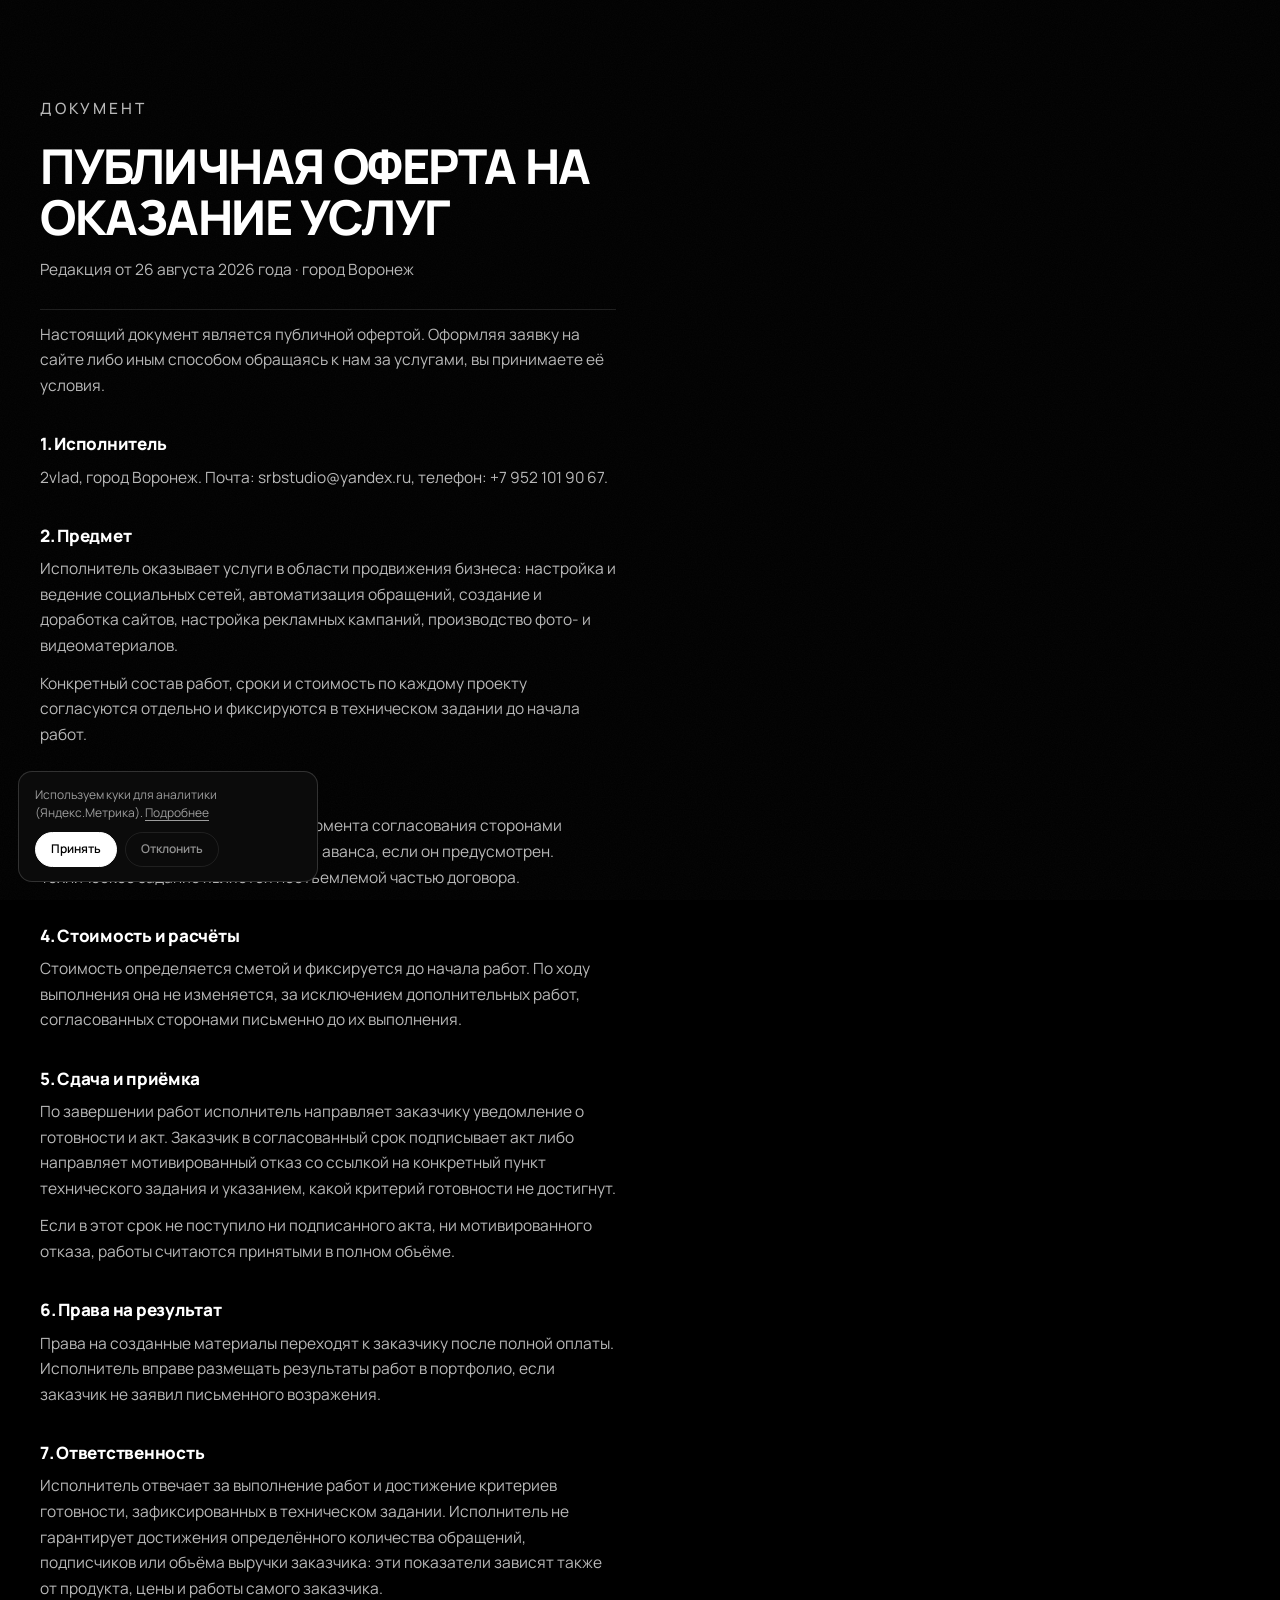
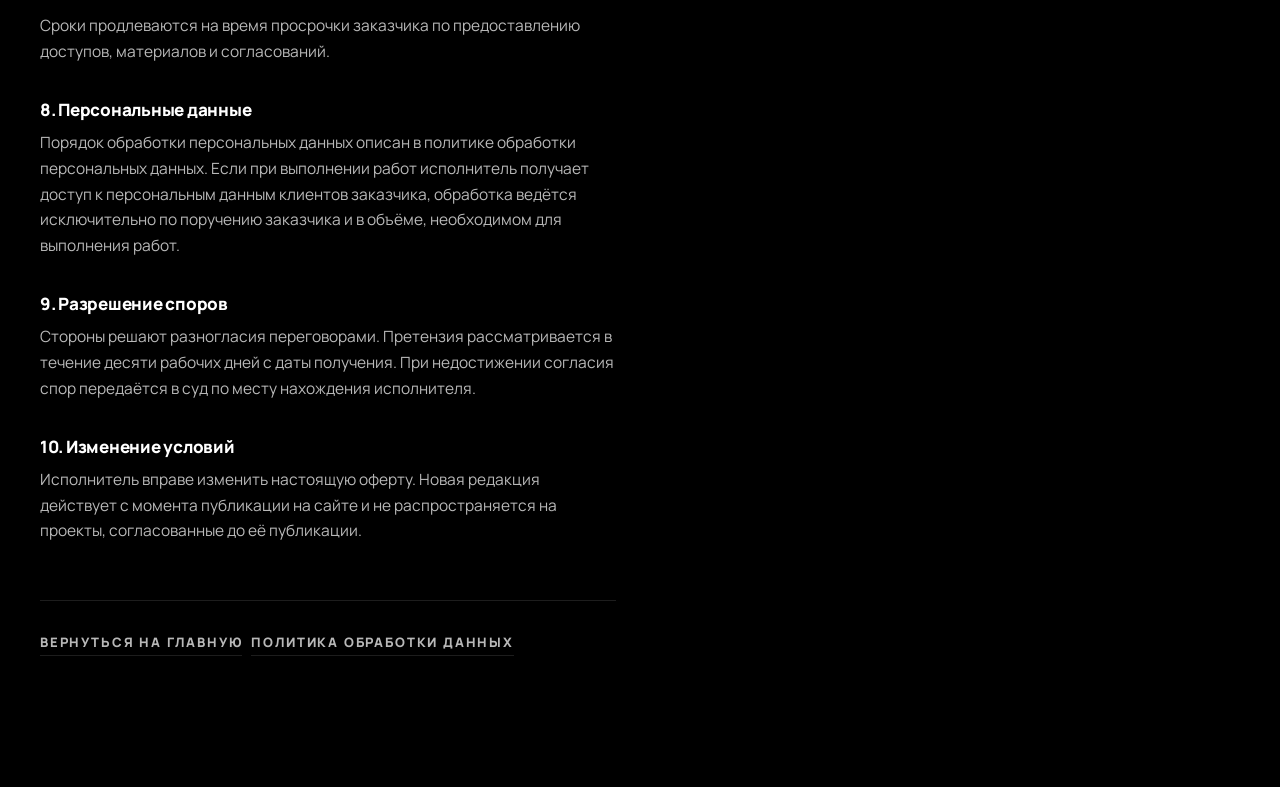
<file: oferta.html>
<!DOCTYPE html>
<html lang="ru" class="no-js">
<head>
  <meta charset="UTF-8">
  <meta name="viewport" content="width=device-width, initial-scale=1.0">
  <title>Публичная оферта | 2vlad</title>
  <meta property="og:site_name" content="2vlad">
  <meta name="description" content="Условия оказания услуг студии 2vlad: состав работ, стоимость, сдача и передача прав.">
  <meta name="robots" content="noindex">
  <meta name="theme-color" content="#000000">
  <link rel="canonical" href="https://2vlad.ru/oferta.html">
  <link rel="icon" type="image/png" sizes="32x32" href="img/favicon-32.png">

  <!-- превью ссылки в Telegram, VK, WhatsApp -->
  <meta property="og:type" content="website">
  <meta property="og:locale" content="ru_RU">
  <meta property="og:title" content="Публичная оферта | 2vlad">
  <meta property="og:description" content="Условия оказания услуг студии 2vlad: состав работ, стоимость, сдача и передача прав.">
  <meta property="og:url" content="https://2vlad.ru/oferta.html">
  <meta property="og:image" content="https://2vlad.ru/img/og.jpg">
  <meta property="og:image:width" content="1200">
  <meta property="og:image:height" content="630">
  <meta name="twitter:card" content="summary_large_image">
  <meta name="twitter:title" content="Публичная оферта | 2vlad">
  <meta name="twitter:description" content="Условия оказания услуг студии 2vlad: состав работ, стоимость, сдача и передача прав.">
  <meta name="twitter:image" content="https://2vlad.ru/img/og.jpg">
  <link rel="preconnect" href="https://fonts.googleapis.com">
  <link rel="preconnect" href="https://fonts.gstatic.com" crossorigin>
  <link href="https://fonts.googleapis.com/css2?family=Manrope:wght@400;500;800&display=swap" rel="stylesheet">
  <link rel="stylesheet" href="css/style.css">
  <link rel="stylesheet" href="css/content.css">
  <script>document.documentElement.className = "js";</script>
</head>
<body>
  <main class="doc">
    <div class="shell">
      <p class="tag">Документ</p>
      <h1 class="doc__title">Публичная оферта на оказание услуг</h1>
      <p class="doc__meta">Редакция от 26 августа 2026 года · город Воронеж</p>

      <p>Настоящий документ является публичной офертой. Оформляя заявку на сайте
         либо иным способом обращаясь к нам за услугами, вы принимаете её условия.</p>

      <h2>1. Исполнитель</h2>
      <p>2vlad, город Воронеж.
         Почта: <a href="mailto:srbstudio@yandex.ru">srbstudio@yandex.ru</a>,
         телефон: <a href="tel:+79521019067">+7 952 101 90 67</a>.</p>

      <h2>2. Предмет</h2>
      <p>Исполнитель оказывает услуги в области продвижения бизнеса: настройка
         и ведение социальных сетей, автоматизация обращений, создание и доработка
         сайтов, настройка рекламных кампаний, производство фото- и видеоматериалов.</p>
      <p>Конкретный состав работ, сроки и стоимость по каждому проекту согласуются
         отдельно и фиксируются в техническом задании до начала работ.</p>

      <h2>3. Как заключается договор</h2>
      <p>Договор считается заключённым с момента согласования сторонами технического
         задания и поступления аванса, если он предусмотрен. Техническое задание
         является неотъемлемой частью договора.</p>

      <h2>4. Стоимость и расчёты</h2>
      <p>Стоимость определяется сметой и фиксируется до начала работ. По ходу
         выполнения она не изменяется, за исключением дополнительных работ,
         согласованных сторонами письменно до их выполнения.</p>

      <h2>5. Сдача и приёмка</h2>
      <p>По завершении работ исполнитель направляет заказчику уведомление о готовности
         и акт. Заказчик в согласованный срок подписывает акт либо направляет
         мотивированный отказ со ссылкой на конкретный пункт технического задания
         и указанием, какой критерий готовности не достигнут.</p>
      <p>Если в этот срок не поступило ни подписанного акта, ни мотивированного отказа,
         работы считаются принятыми в полном объёме.</p>

      <h2>6. Права на результат</h2>
      <p>Права на созданные материалы переходят к заказчику после полной оплаты.
         Исполнитель вправе размещать результаты работ в портфолио, если заказчик
         не заявил письменного возражения.</p>

      <h2>7. Ответственность</h2>
      <p>Исполнитель отвечает за выполнение работ и достижение критериев готовности,
         зафиксированных в техническом задании. Исполнитель не гарантирует достижения
         определённого количества обращений, подписчиков или объёма выручки заказчика:
         эти показатели зависят также от продукта, цены и работы самого заказчика.</p>
      <p>Сроки продлеваются на время просрочки заказчика по предоставлению доступов,
         материалов и согласований.</p>

      <h2>8. Персональные данные</h2>
      <p>Порядок обработки персональных данных описан в
         <a href="privacy.html">политике обработки персональных данных</a>.
         Если при выполнении работ исполнитель получает доступ к персональным данным
         клиентов заказчика, обработка ведётся исключительно по поручению заказчика
         и в объёме, необходимом для выполнения работ.</p>

      <h2>9. Разрешение споров</h2>
      <p>Стороны решают разногласия переговорами. Претензия рассматривается
         в течение десяти рабочих дней с даты получения. При недостижении согласия
         спор передаётся в суд по месту нахождения исполнителя.</p>

      <h2>10. Изменение условий</h2>
      <p>Исполнитель вправе изменить настоящую оферту. Новая редакция действует
         с момента публикации на сайте и не распространяется на проекты,
         согласованные до её публикации.</p>

      <p class="doc__back"><a href="./">Вернуться на главную</a> &nbsp; <a href="privacy.html">Политика обработки данных</a></p>
    </div>
  </main>
  <script src="js/cookies.js"></script>
</body>
</html>
</file>
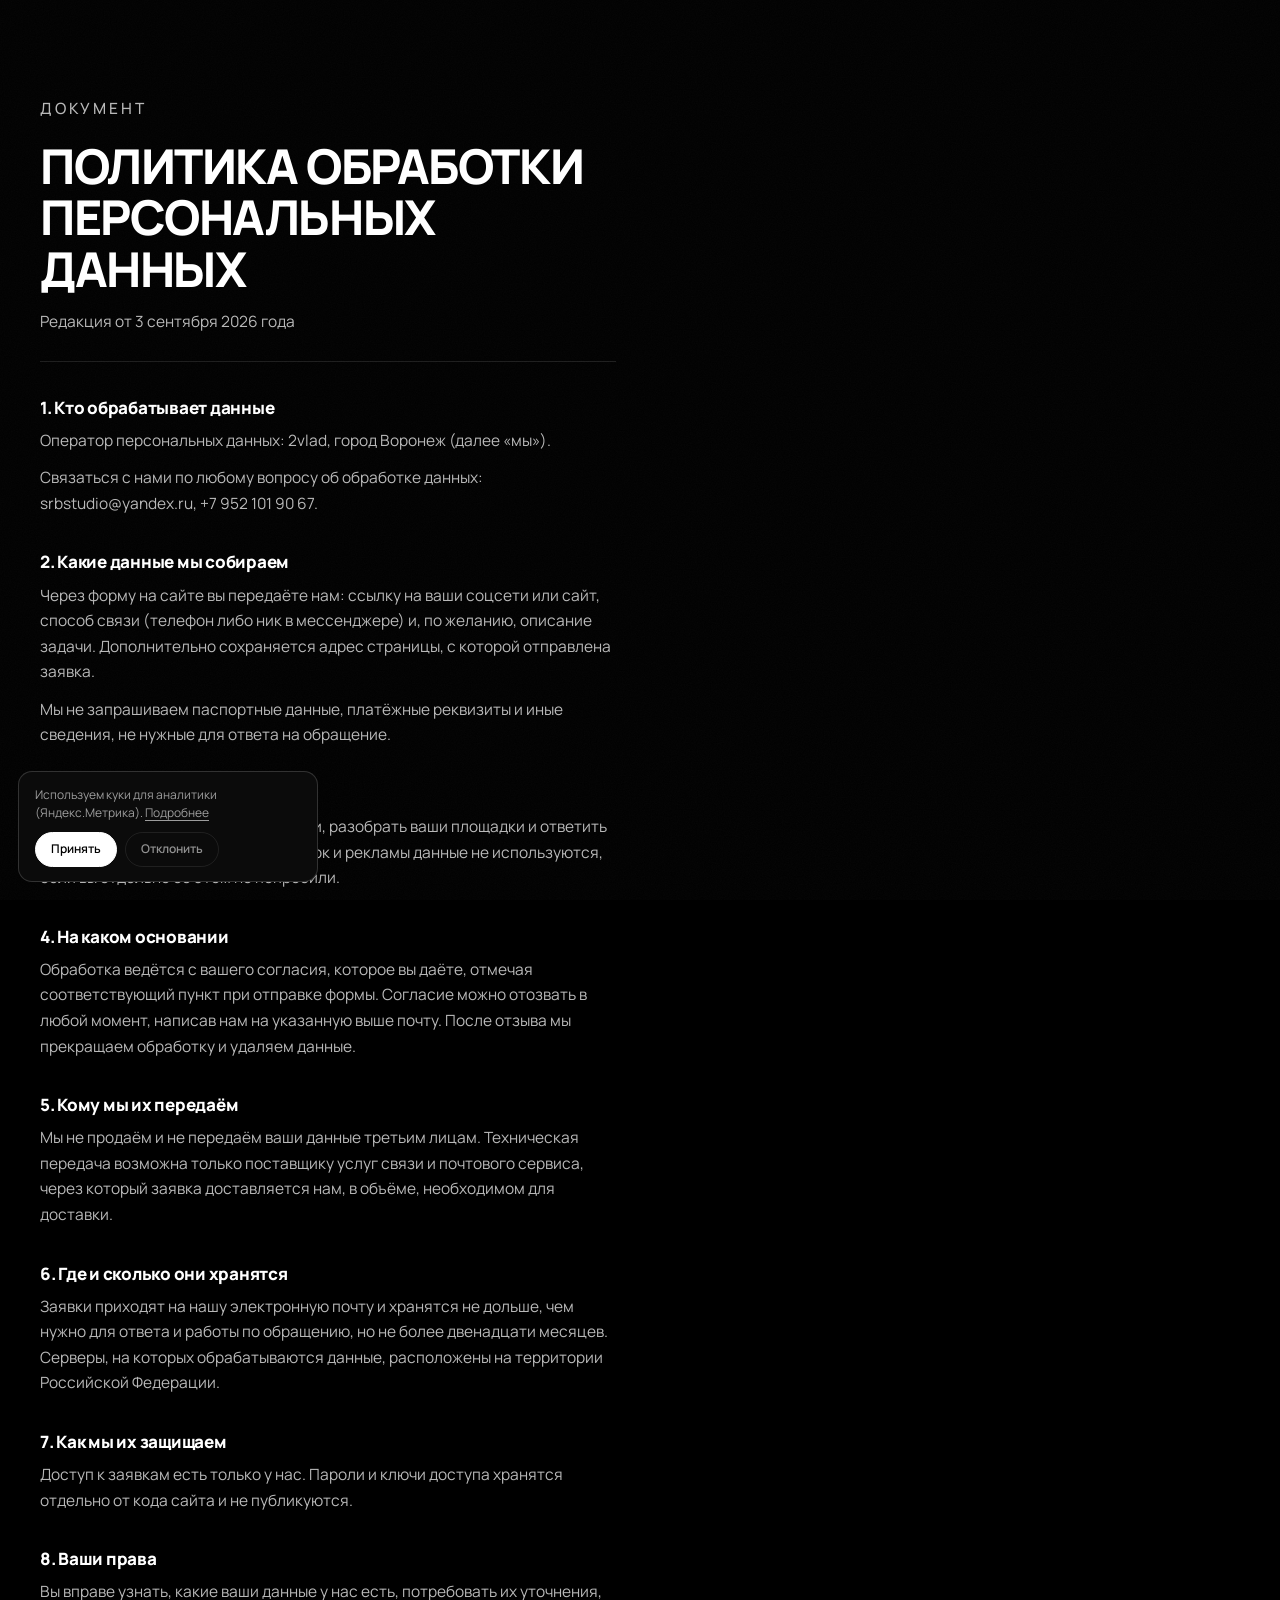
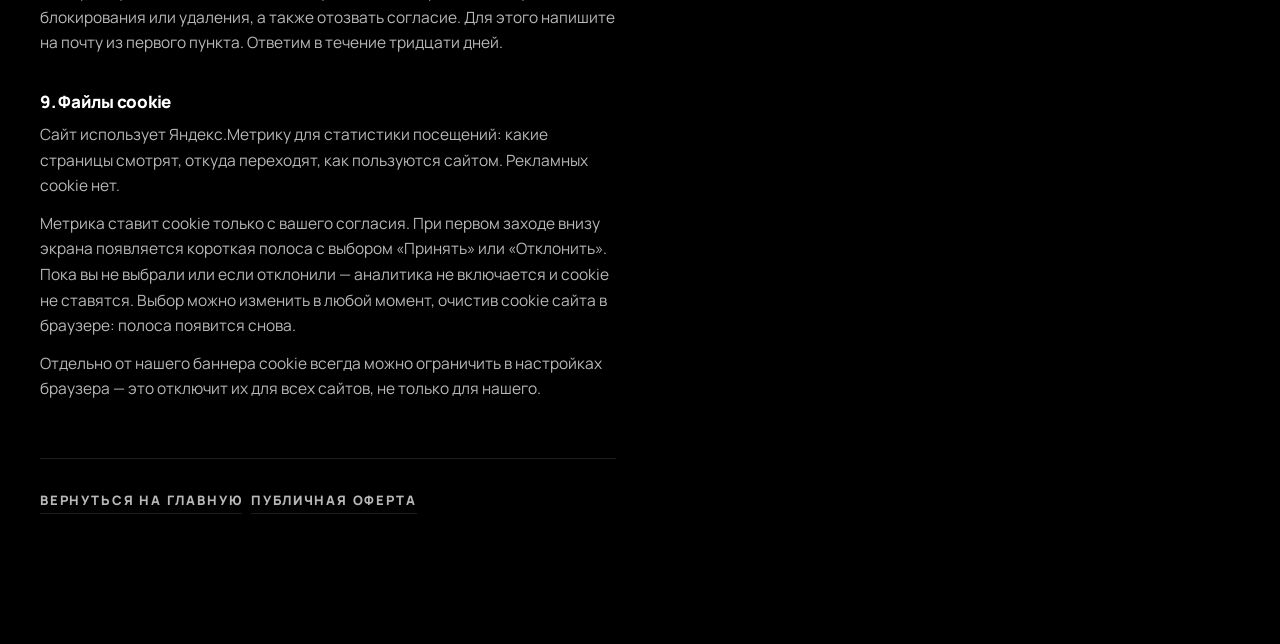
<file: privacy.html>
<!DOCTYPE html>
<html lang="ru" class="no-js">
<head>
  <meta charset="UTF-8">
  <meta name="viewport" content="width=device-width, initial-scale=1.0">
  <title>Политика обработки персональных данных | 2vlad</title>
  <meta property="og:site_name" content="2vlad">
  <meta name="description" content="Информация об обработке обращений и персональных данных на сайте студии 2vlad.">
  <meta name="robots" content="noindex">
  <meta name="theme-color" content="#000000">
  <link rel="canonical" href="https://2vlad.ru/privacy.html">
  <link rel="icon" type="image/png" sizes="32x32" href="img/favicon-32.png">

  <!-- превью ссылки в Telegram, VK, WhatsApp -->
  <meta property="og:type" content="website">
  <meta property="og:locale" content="ru_RU">
  <meta property="og:title" content="Политика обработки персональных данных | 2vlad">
  <meta property="og:description" content="Информация об обработке обращений и персональных данных на сайте студии 2vlad.">
  <meta property="og:url" content="https://2vlad.ru/privacy.html">
  <meta property="og:image" content="https://2vlad.ru/img/og.jpg">
  <meta property="og:image:width" content="1200">
  <meta property="og:image:height" content="630">
  <meta name="twitter:card" content="summary_large_image">
  <meta name="twitter:title" content="Политика обработки персональных данных | 2vlad">
  <meta name="twitter:description" content="Информация об обработке обращений и персональных данных на сайте студии 2vlad.">
  <meta name="twitter:image" content="https://2vlad.ru/img/og.jpg">
  <link rel="preconnect" href="https://fonts.googleapis.com">
  <link rel="preconnect" href="https://fonts.gstatic.com" crossorigin>
  <link href="https://fonts.googleapis.com/css2?family=Manrope:wght@400;500;800&display=swap" rel="stylesheet">
  <link rel="stylesheet" href="css/style.css">
  <link rel="stylesheet" href="css/content.css">
  <script>document.documentElement.className = "js";</script>
</head>
<body>
  <main class="doc">
    <div class="shell">
      <p class="tag">Документ</p>
      <h1 class="doc__title">Политика обработки персональных данных</h1>
      <p class="doc__meta">Редакция от 3 сентября 2026 года</p>

      <h2>1. Кто обрабатывает данные</h2>
      <p>Оператор персональных данных: 2vlad,
         город Воронеж (далее «мы»).</p>
      <p>Связаться с нами по любому вопросу об обработке данных:
         <a href="mailto:srbstudio@yandex.ru">srbstudio@yandex.ru</a>,
         <a href="tel:+79521019067">+7 952 101 90 67</a>.</p>

      <h2>2. Какие данные мы собираем</h2>
      <p>Через форму на сайте вы передаёте нам: ссылку на ваши соцсети или сайт,
         способ связи (телефон либо ник в мессенджере) и, по желанию, описание задачи.
         Дополнительно сохраняется адрес страницы, с которой отправлена заявка.</p>
      <p>Мы не запрашиваем паспортные данные, платёжные реквизиты и иные сведения,
         не нужные для ответа на обращение.</p>

      <h2>3. Зачем мы их обрабатываем</h2>
      <p>Единственная цель: связаться с вами, разобрать ваши площадки и ответить
         по существу обращения. Для рассылок и рекламы данные не используются,
         если вы отдельно об этом не попросили.</p>

      <h2>4. На каком основании</h2>
      <p>Обработка ведётся с вашего согласия, которое вы даёте, отмечая соответствующий
         пункт при отправке формы. Согласие можно отозвать в любой момент, написав нам
         на указанную выше почту. После отзыва мы прекращаем обработку и удаляем данные.</p>

      <h2>5. Кому мы их передаём</h2>
      <p>Мы не продаём и не передаём ваши данные третьим лицам. Техническая передача
         возможна только поставщику услуг связи и почтового сервиса, через который
         заявка доставляется нам, в объёме, необходимом для доставки.</p>

      <h2>6. Где и сколько они хранятся</h2>
      <p>Заявки приходят на нашу электронную почту и хранятся не дольше, чем нужно
         для ответа и работы по обращению, но не более двенадцати месяцев. Серверы, на которых
         обрабатываются данные, расположены на территории Российской Федерации.</p>

      <h2>7. Как мы их защищаем</h2>
      <p>Доступ к заявкам есть только у нас. Пароли и ключи доступа хранятся отдельно
         от кода сайта и не публикуются.</p>

      <h2>8. Ваши права</h2>
      <p>Вы вправе узнать, какие ваши данные у нас есть, потребовать их уточнения,
         блокирования или удаления, а также отозвать согласие. Для этого напишите
         на почту из первого пункта. Ответим в течение тридцати дней.</p>

      <h2>9. Файлы cookie</h2>
      <p>Сайт использует Яндекс.Метрику для статистики посещений: какие страницы
         смотрят, откуда переходят, как пользуются сайтом. Рекламных cookie нет.</p>
      <p>Метрика ставит cookie только с вашего согласия. При первом заходе внизу
         экрана появляется короткая полоса с выбором «Принять» или «Отклонить».
         Пока вы не выбрали или если отклонили — аналитика не включается и cookie
         не ставятся. Выбор можно изменить в любой момент, очистив cookie сайта
         в браузере: полоса появится снова.</p>
      <p>Отдельно от нашего баннера cookie всегда можно ограничить в настройках
         браузера — это отключит их для всех сайтов, не только для нашего.</p>

      <p class="doc__back"><a href="./">Вернуться на главную</a> &nbsp; <a href="oferta.html">Публичная оферта</a></p>
    </div>
  </main>
  <script src="js/cookies.js"></script>
</body>
</html>
</file>
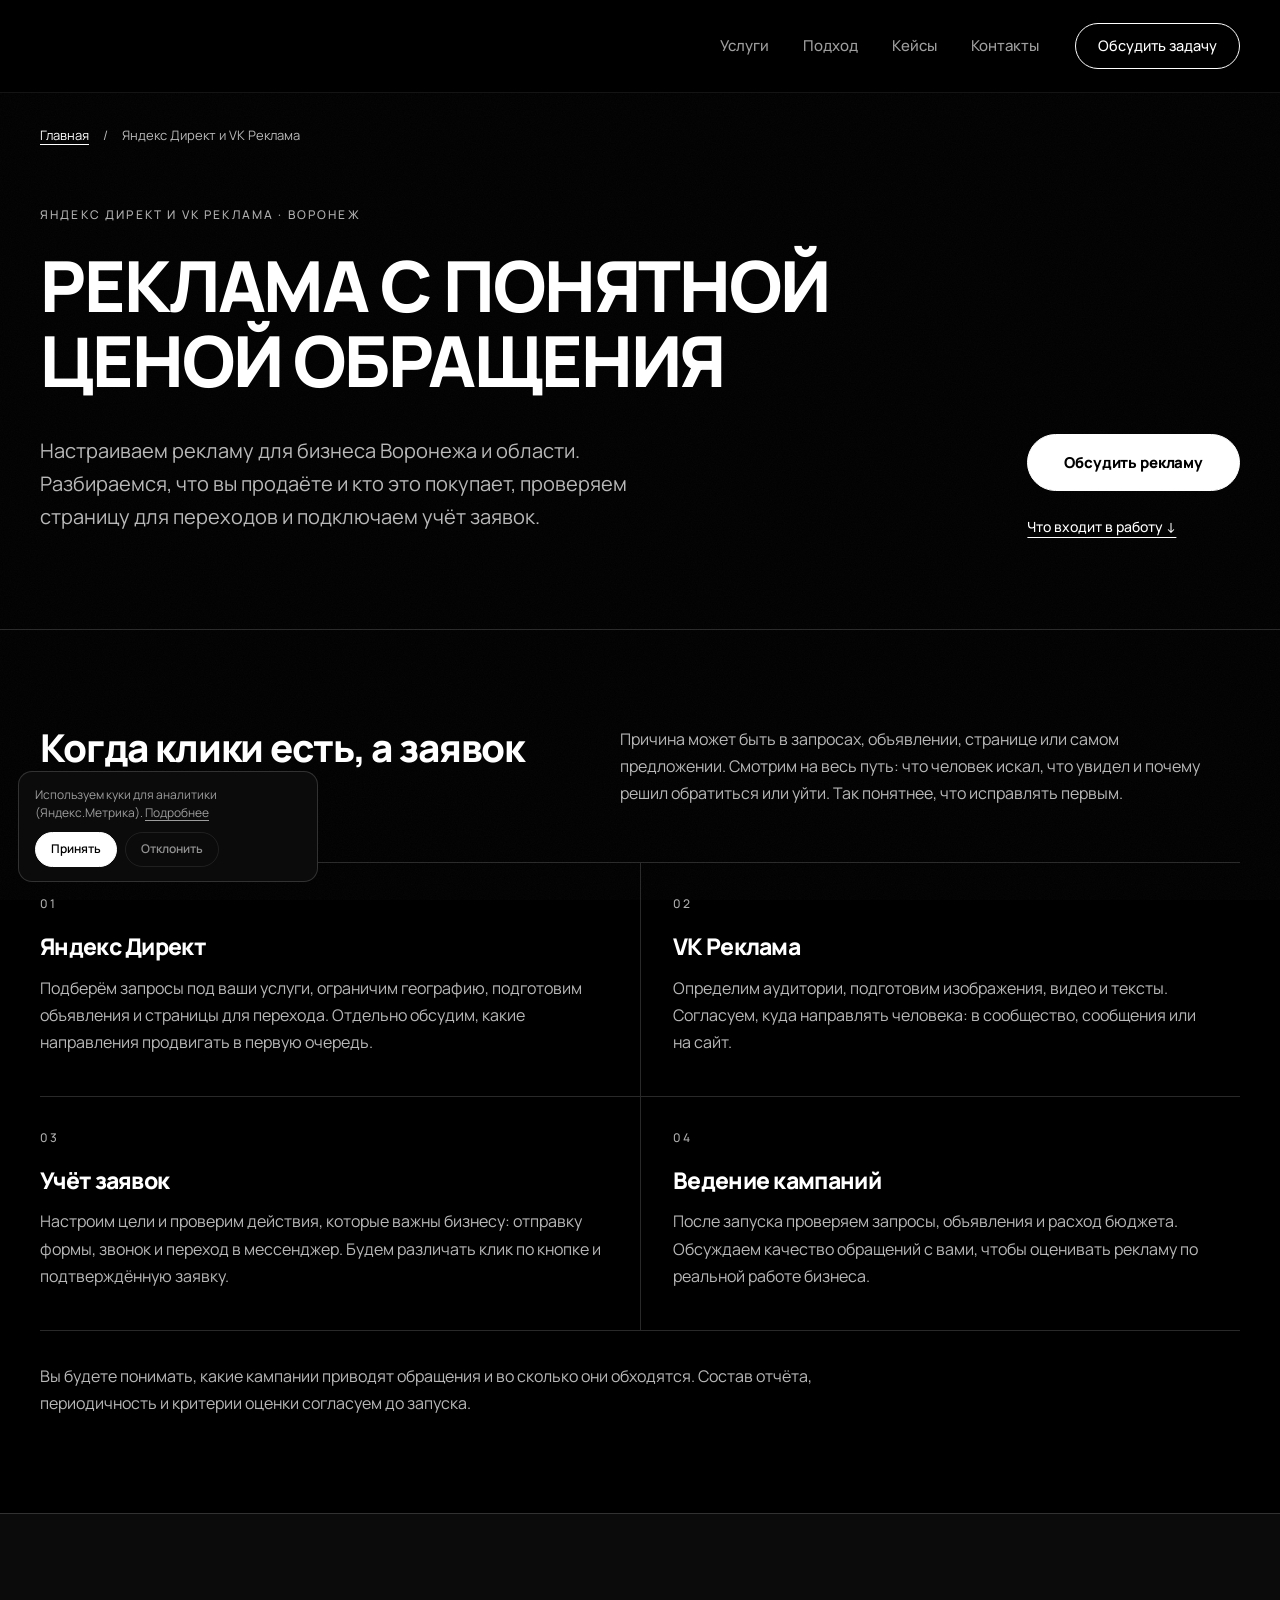
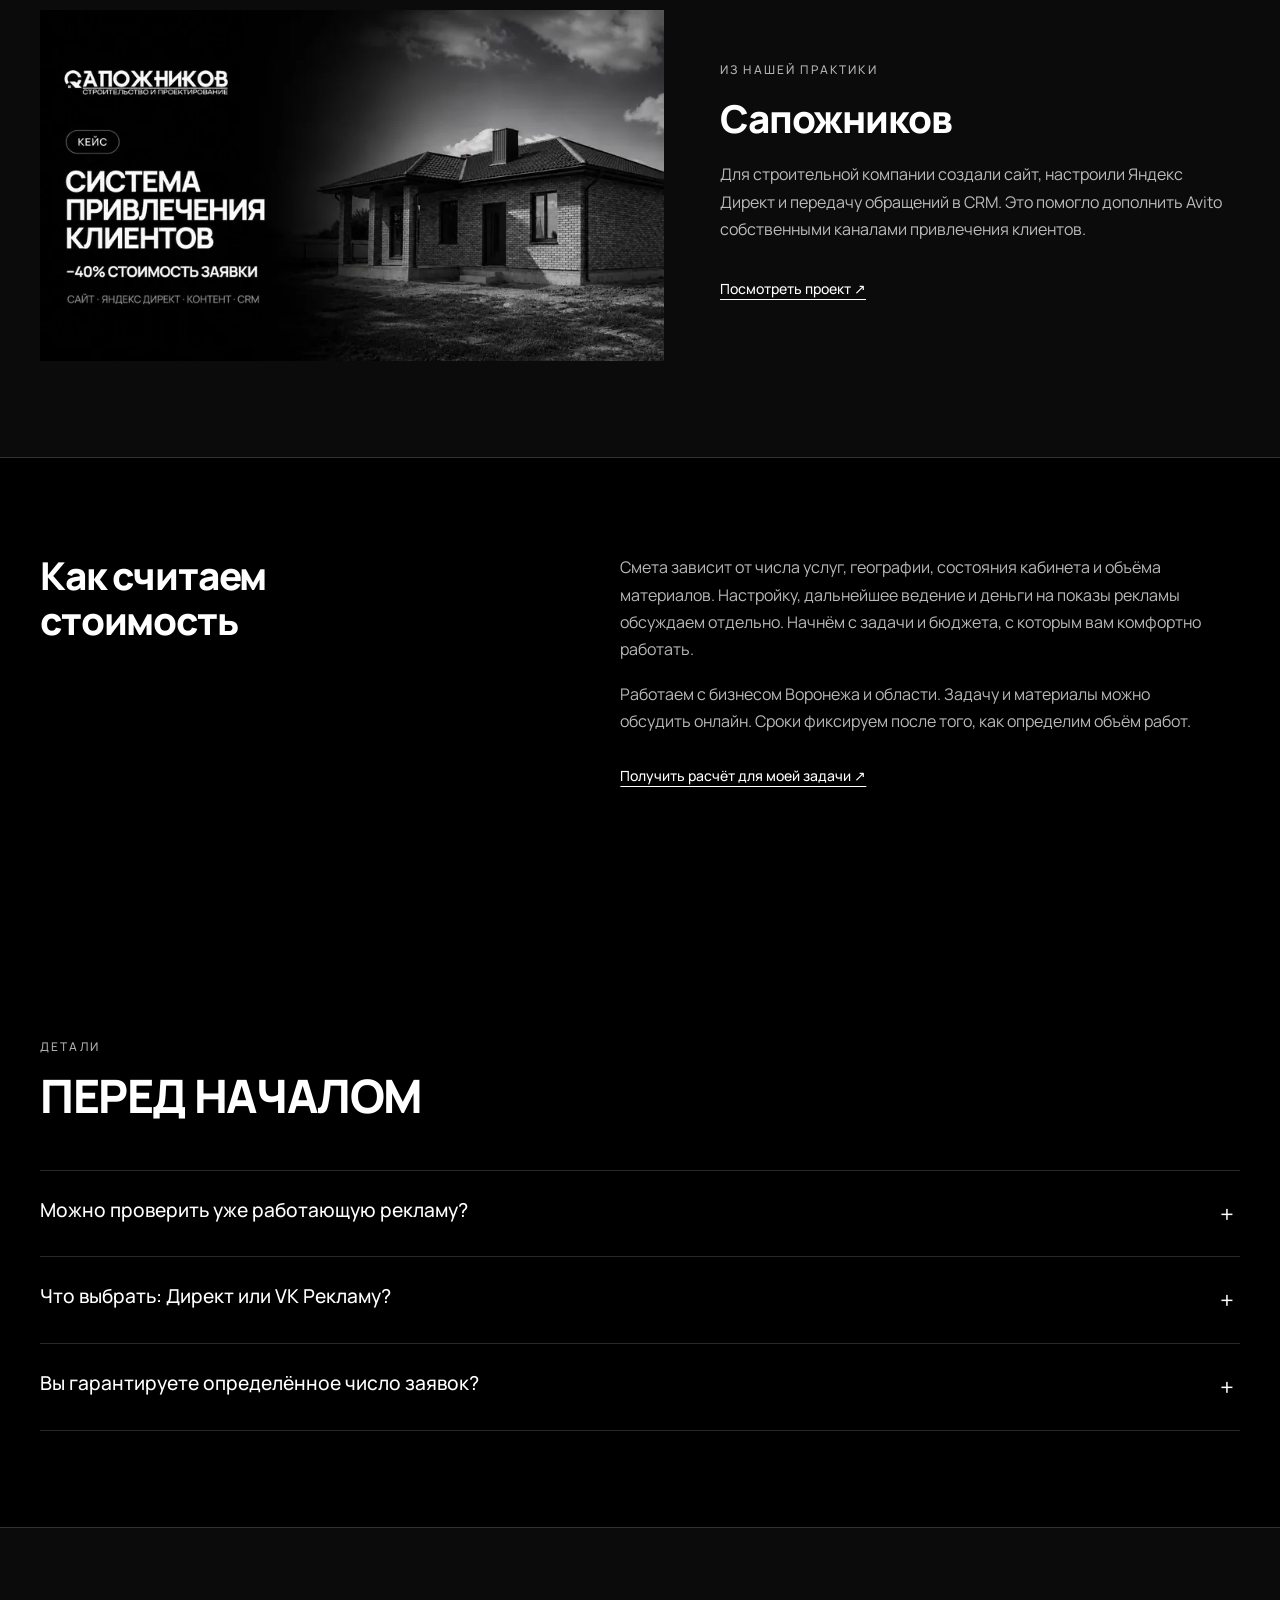
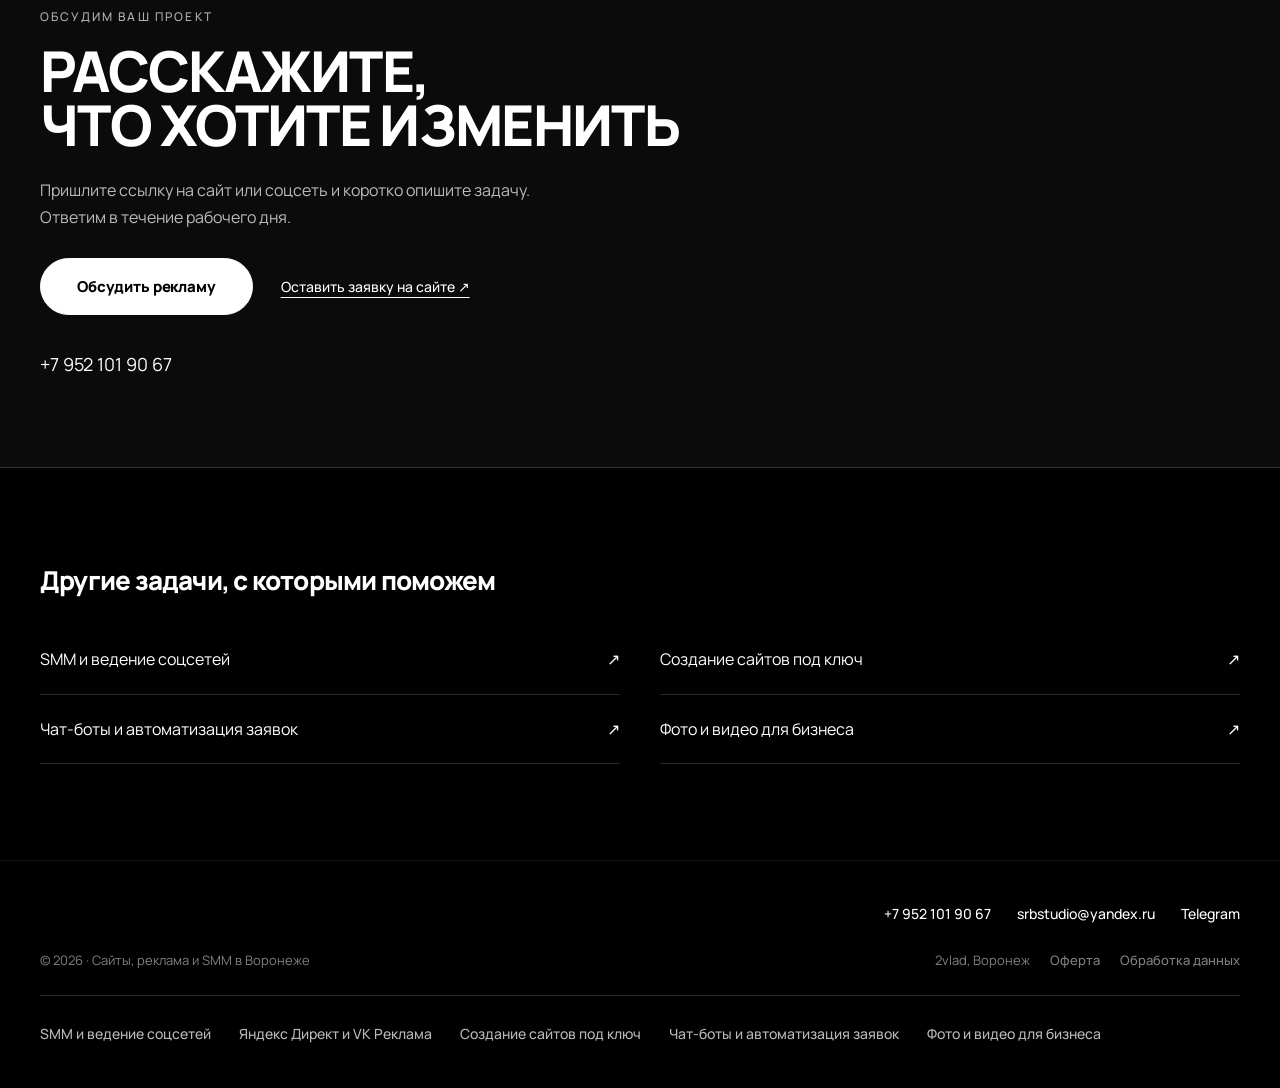
<file: reklama-voronezh.html>
<!DOCTYPE html>
<html lang="ru" class="no-js"><head>
  <meta charset="UTF-8">
  <meta name="viewport" content="width=device-width, initial-scale=1.0">
  <title>Настройка Яндекс Директ и VK Рекламы в Воронеже | 2vlad</title>
  <meta property="og:site_name" content="2vlad">
  <meta name="description" content="Настройка и ведение Яндекс Директ и VK Рекламы в Воронеже. Объявления, аудитории, посадочные страницы и учёт заявок. Обсудите запуск с 2vlad.">
  <meta name="theme-color" content="#000000">
  <link rel="canonical" href="https://2vlad.ru/reklama-voronezh.html">
  <link rel="icon" type="image/png" sizes="32x32" href="img/favicon-32.png">
  <link rel="apple-touch-icon" href="img/favicon-180.png">

  <!-- превью ссылки в Telegram, VK, WhatsApp -->
  <meta property="og:type" content="website">
  <meta property="og:locale" content="ru_RU">
  <meta property="og:title" content="Настройка Яндекс Директ и VK Рекламы в Воронеже | 2vlad">
  <meta property="og:description" content="Настройка и ведение Яндекс Директ и VK Рекламы в Воронеже. Объявления, аудитории, посадочные страницы и учёт заявок. Обсудите запуск с 2vlad.">
  <meta property="og:url" content="https://2vlad.ru/reklama-voronezh.html">
  <meta property="og:image" content="https://2vlad.ru/img/og.jpg">
  <meta property="og:image:width" content="1200">
  <meta property="og:image:height" content="630">
  <meta name="twitter:card" content="summary_large_image">
  <meta name="twitter:title" content="Настройка Яндекс Директ и VK Рекламы в Воронеже | 2vlad">
  <meta name="twitter:description" content="Настройка и ведение Яндекс Директ и VK Рекламы в Воронеже. Объявления, аудитории, посадочные страницы и учёт заявок. Обсудите запуск с 2vlad.">
  <meta name="twitter:image" content="https://2vlad.ru/img/og.jpg">
  <link rel="preconnect" href="https://fonts.googleapis.com">
  <link rel="preconnect" href="https://fonts.gstatic.com" crossorigin>
  <link href="https://fonts.googleapis.com/css2?family=Manrope:wght@400;500;800&display=swap" rel="stylesheet">
  <link rel="stylesheet" href="css/style.css">
  <link rel="stylesheet" href="css/content.css">
  <script>document.documentElement.className = "js";</script>
</head>
<body class="service-page"><a class="skip-link" href="#top">Перейти к содержимому</a><header class="header">
    <div class="shell header__inner">
      <a href="./#top" class="logo">
        <img class="logo__img" src="img/logo.svg" alt="2vlad" width="2376" height="669" decoding="async">
      </a>
      <nav class="nav" id="main-nav" aria-label="Основная навигация">
        <a href="./#services">Услуги</a>
        <a href="./#approach">Подход</a>
        <a href="./#cases">Кейсы</a>
        <a href="./#contact">Контакты</a>
      </nav>
      <a href="https://t.me/studiosrb" class="pill" data-tg>Обсудить задачу</a>
      <button class="burger" aria-label="Открыть меню" aria-expanded="false" aria-controls="main-nav"><span></span><span></span></button>
    </div>
  </header>
<main id="top">
<section class="service-hero"><div class="shell">
<nav class="breadcrumbs" aria-label="Хлебные крошки"><a href="./">Главная</a><span aria-hidden="true">/</span><span aria-current="page">Яндекс Директ и VK Реклама</span></nav>
<p class="tag">Яндекс Директ и VK Реклама · Воронеж</p><h1 class="service-hero__title">Реклама с понятной<br>ценой обращения</h1>
<div class="service-hero__bottom"><p class="service-hero__intro">Настраиваем рекламу для бизнеса Воронежа и области. Разбираемся, что вы продаёте и кто это покупает, проверяем страницу для переходов и подключаем учёт заявок.</p><div class="service-hero__actions"><a class="btn" href="https://t.me/studiosrb" data-tg>Обсудить рекламу</a><a class="text-link" href="#scope">Что входит в работу ↓</a></div></div>
</div></section>
<section class="block" id="scope"><div class="shell"><div class="service-intro"><h2>Когда клики есть, а заявок мало</h2><p>Причина может быть в запросах, объявлении, странице или самом предложении. Смотрим на весь путь: что человек искал, что увидел и почему решил обратиться или уйти. Так понятнее, что исправлять первым.</p></div><div class="service-scope"><article class="service-scope__item" id="direct"><span class="tag">01</span><h3>Яндекс Директ</h3><p>Подберём запросы под ваши услуги, ограничим географию, подготовим объявления и страницы для перехода. Отдельно обсудим, какие направления продвигать в первую очередь.</p></article><article class="service-scope__item" id="vk"><span class="tag">02</span><h3>VK Реклама</h3><p>Определим аудитории, подготовим изображения, видео и тексты. Согласуем, куда направлять человека: в сообщество, сообщения или на сайт.</p></article><article class="service-scope__item" id="analytics"><span class="tag">03</span><h3>Учёт заявок</h3><p>Настроим цели и проверим действия, которые важны бизнесу: отправку формы, звонок и переход в мессенджер. Будем различать клик по кнопке и подтверждённую заявку.</p></article><article class="service-scope__item" id="support"><span class="tag">04</span><h3>Ведение кампаний</h3><p>После запуска проверяем запросы, объявления и расход бюджета. Обсуждаем качество обращений с вами, чтобы оценивать рекламу по реальной работе бизнеса.</p></article></div><p class="service-deliver">Вы будете понимать, какие кампании приводят обращения и во сколько они обходятся. Состав отчёта, периодичность и критерии оценки согласуем до запуска.</p></div></section>
<section class="block service-case"><div class="shell"><div class="service-case__grid"><a class="service-case__image" href="./#work-2" aria-label="Открыть кейс Сапожников"><img src="img/case-sapozhnikov-800.webp" width="800" height="450" loading="lazy" decoding="async" alt="Сапожников: проект студии 2vlad"></a><div class="service-case__copy"><p class="tag">Из нашей практики</p><h2>Сапожников</h2><p>Для строительной компании создали сайт, настроили Яндекс Директ и передачу обращений в CRM. Это помогло дополнить Avito собственными каналами привлечения клиентов.</p><a class="text-link" href="./#work-2">Посмотреть проект ↗</a></div></div></div></section>
<section class="block" id="price"><div class="shell"><div class="service-intro"><h2>Как считаем<br>стоимость</h2><div><p>Смета зависит от числа услуг, географии, состояния кабинета и объёма материалов. Настройку, дальнейшее ведение и деньги на показы рекламы обсуждаем отдельно. Начнём с задачи и бюджета, с которым вам комфортно работать.</p><p>Работаем с бизнесом Воронежа и области. Задачу и материалы можно обсудить онлайн. Сроки фиксируем после того, как определим объём работ.</p><a class="text-link" href="https://t.me/studiosrb" data-tg>Получить расчёт для моей задачи ↗</a></div></div></div></section>
<section class="block" id="faq"><div class="shell"><div class="block__head"><span class="tag">Детали</span><h2 class="block__title">Перед началом</h2></div><div class="faq"><details class="faq__item"><summary>Можно проверить уже работающую рекламу?</summary><p>Да. Сначала обсудим, что вас не устраивает и какие результаты вы видите. Для проверки настроек и статистики согласуем доступ к кабинету. Пароли в форме заявки не нужны.</p></details><details class="faq__item"><summary>Что выбрать: Директ или VK Рекламу?</summary><p>Выбор зависит от продукта и того, как его покупают. Обсудим спрос, аудиторию и материалы. Начать можно с одного канала, затем оценить качество обращений.</p></details><details class="faq__item"><summary>Вы гарантируете определённое число заявок?</summary><p>До запуска нельзя достоверно назвать одинаковый результат для любой компании. Мы фиксируем работы и критерии оценки; число заявок зависит также от спроса, бюджета, предложения и обработки обращений.</p></details></div></div></section>
<section class="service-contact" id="contact"><div class="shell"><p class="tag">Обсудим ваш проект</p><h2 class="final__title">Расскажите,<br>что хотите изменить</h2><p>Пришлите ссылку на сайт или соцсеть и коротко опишите задачу. Ответим в течение рабочего дня.</p><div class="service-contact__actions"><a class="btn" href="https://t.me/studiosrb" data-tg>Обсудить рекламу</a><a class="text-link" href="./#lead-panel">Оставить заявку на сайте ↗</a></div><a class="service-contact__phone" href="tel:+79521019067">+7 952 101 90 67</a></div></section>
<section class="block related"><div class="shell"><h2>Другие задачи, с которыми поможем</h2><nav aria-label="Другие услуги"><a class="related-link" href="smm-voronezh.html">SMM и ведение соцсетей<span aria-hidden="true">↗</span></a><a class="related-link" href="sozdanie-saytov-voronezh.html">Создание сайтов под ключ<span aria-hidden="true">↗</span></a><a class="related-link" href="avtomatizaciya-voronezh.html">Чат-боты и автоматизация заявок<span aria-hidden="true">↗</span></a><a class="related-link" href="foto-video-voronezh.html">Фото и видео для бизнеса<span aria-hidden="true">↗</span></a></nav></div></section>
</main><footer class="footer">
    <div class="shell footer__inner">
      <span class="logo">
        <img class="logo__img" src="img/logo.svg" alt="2vlad" width="2376" height="669" decoding="async">
      </span>
      <p>© <span data-year>2026</span> · Сайты, реклама и SMM в Воронеже</p>
      <span class="footer__links">
        <a href="tel:+79521019067">+7 952 101 90 67</a>
        <a href="mailto:srbstudio@yandex.ru">srbstudio@yandex.ru</a>
        <a href="https://t.me/studiosrb" data-tg>Telegram</a>
      </span>
      <nav class="footer__services" aria-label="Услуги студии"><a href="smm-voronezh.html">SMM и ведение соцсетей</a><a href="reklama-voronezh.html">Яндекс Директ и VK Реклама</a><a href="sozdanie-saytov-voronezh.html">Создание сайтов под ключ</a><a href="avtomatizaciya-voronezh.html">Чат-боты и автоматизация заявок</a><a href="foto-video-voronezh.html">Фото и видео для бизнеса</a></nav>
      <p class="footer__legal">
        2vlad, Воронеж
        <a href="oferta.html">Оферта</a>
        <a href="privacy.html">Обработка данных</a>
      </p>
    </div>
  </footer><script type="application/ld+json">{
  "@context": "https://schema.org",
  "@graph": [
    {
      "@type": "Service",
      "@id": "https://2vlad.ru/reklama-voronezh.html#service",
      "name": "Яндекс Директ и VK Реклама в Воронеже",
      "description": "Настройка и ведение Яндекс Директ и VK Рекламы в Воронеже. Объявления, аудитории, посадочные страницы и учёт заявок. Обсудите запуск с 2vlad.",
      "url": "https://2vlad.ru/reklama-voronezh.html",
      "provider": {
        "@id": "https://2vlad.ru/#organization",
        "@type": "Organization",
        "name": "2vlad",
        "url": "https://2vlad.ru/"
      },
      "areaServed": [
        {
          "@type": "City",
          "name": "Воронеж"
        },
        {
          "@type": "AdministrativeArea",
          "name": "Воронежская область"
        }
      ]
    },
    {
      "@type": "BreadcrumbList",
      "itemListElement": [
        {
          "@type": "ListItem",
          "position": 1,
          "name": "Главная",
          "item": "https://2vlad.ru/"
        },
        {
          "@type": "ListItem",
          "position": 2,
          "name": "Яндекс Директ и VK Реклама",
          "item": "https://2vlad.ru/reklama-voronezh.html"
        }
      ]
    }
  ]
}</script><script src="js/config.js"></script><script src="js/main.js"></script><script src="js/cookies.js"></script></body></html>
</file>
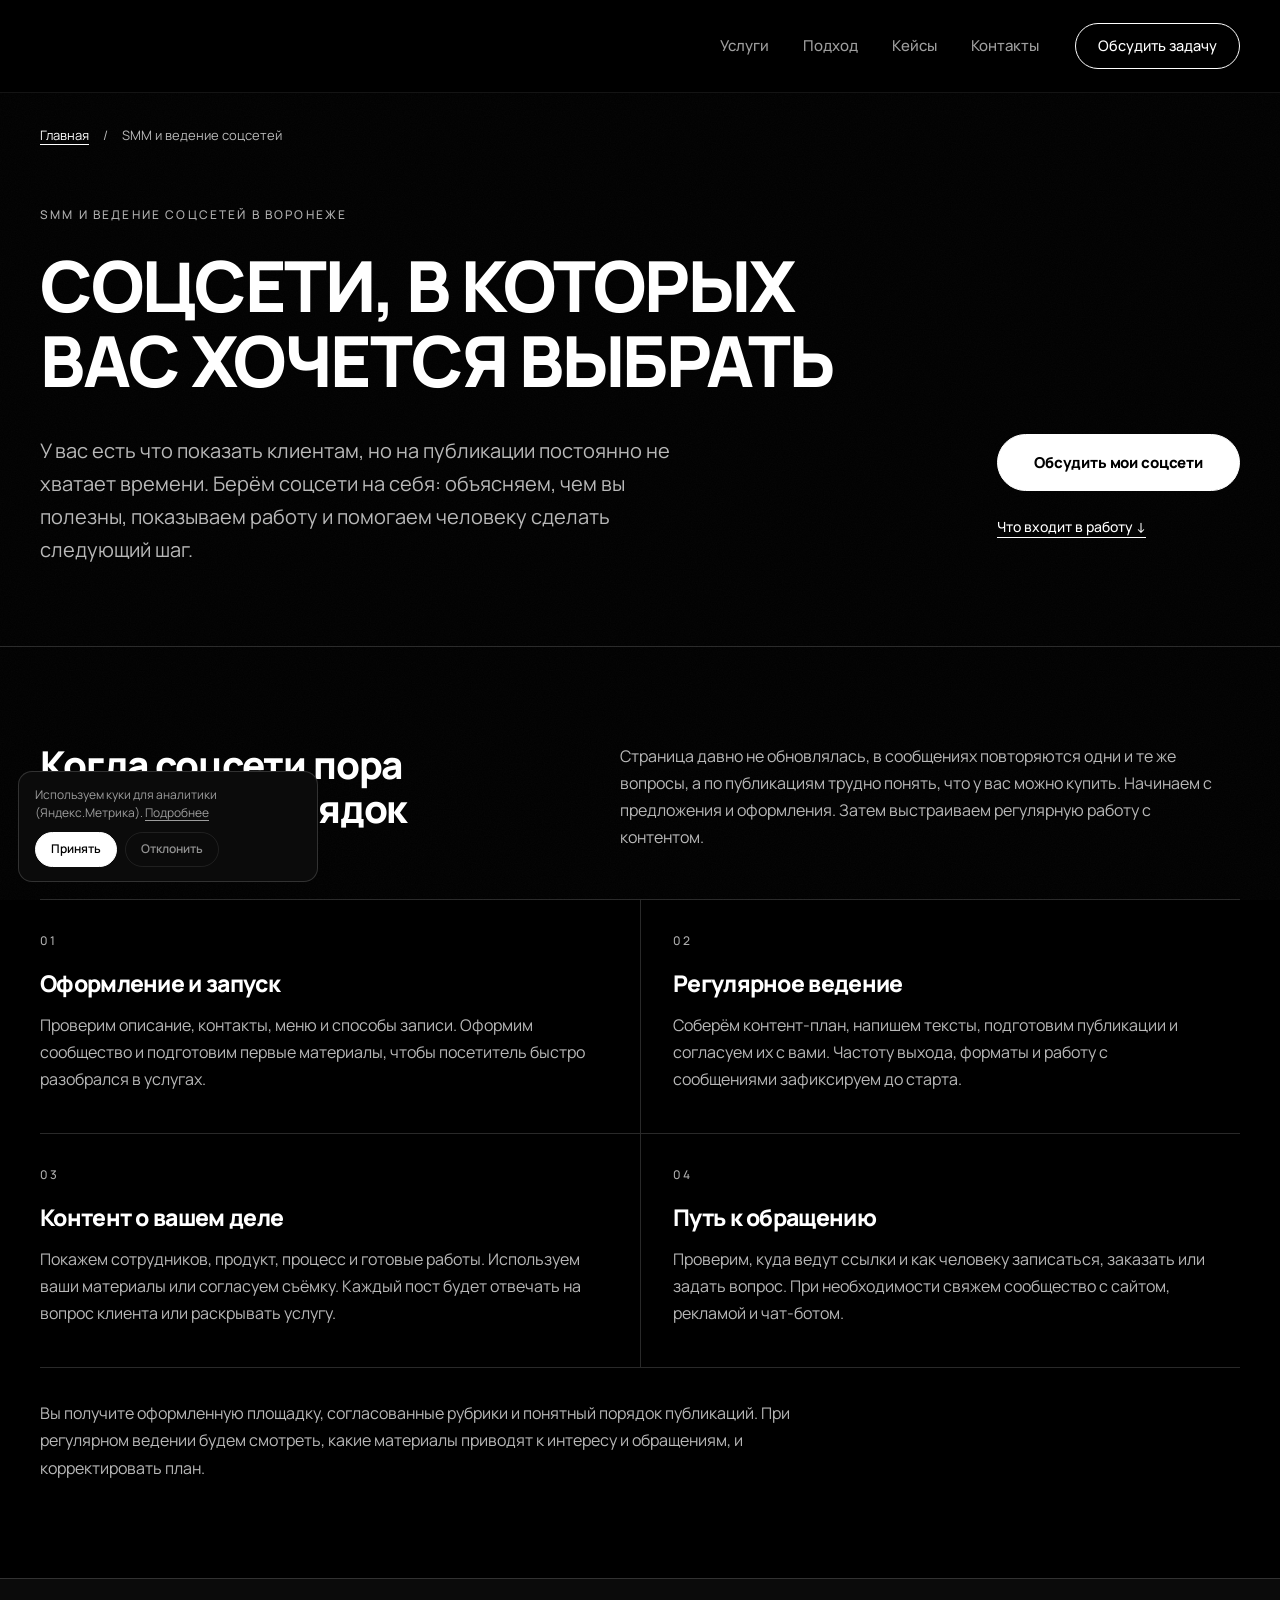
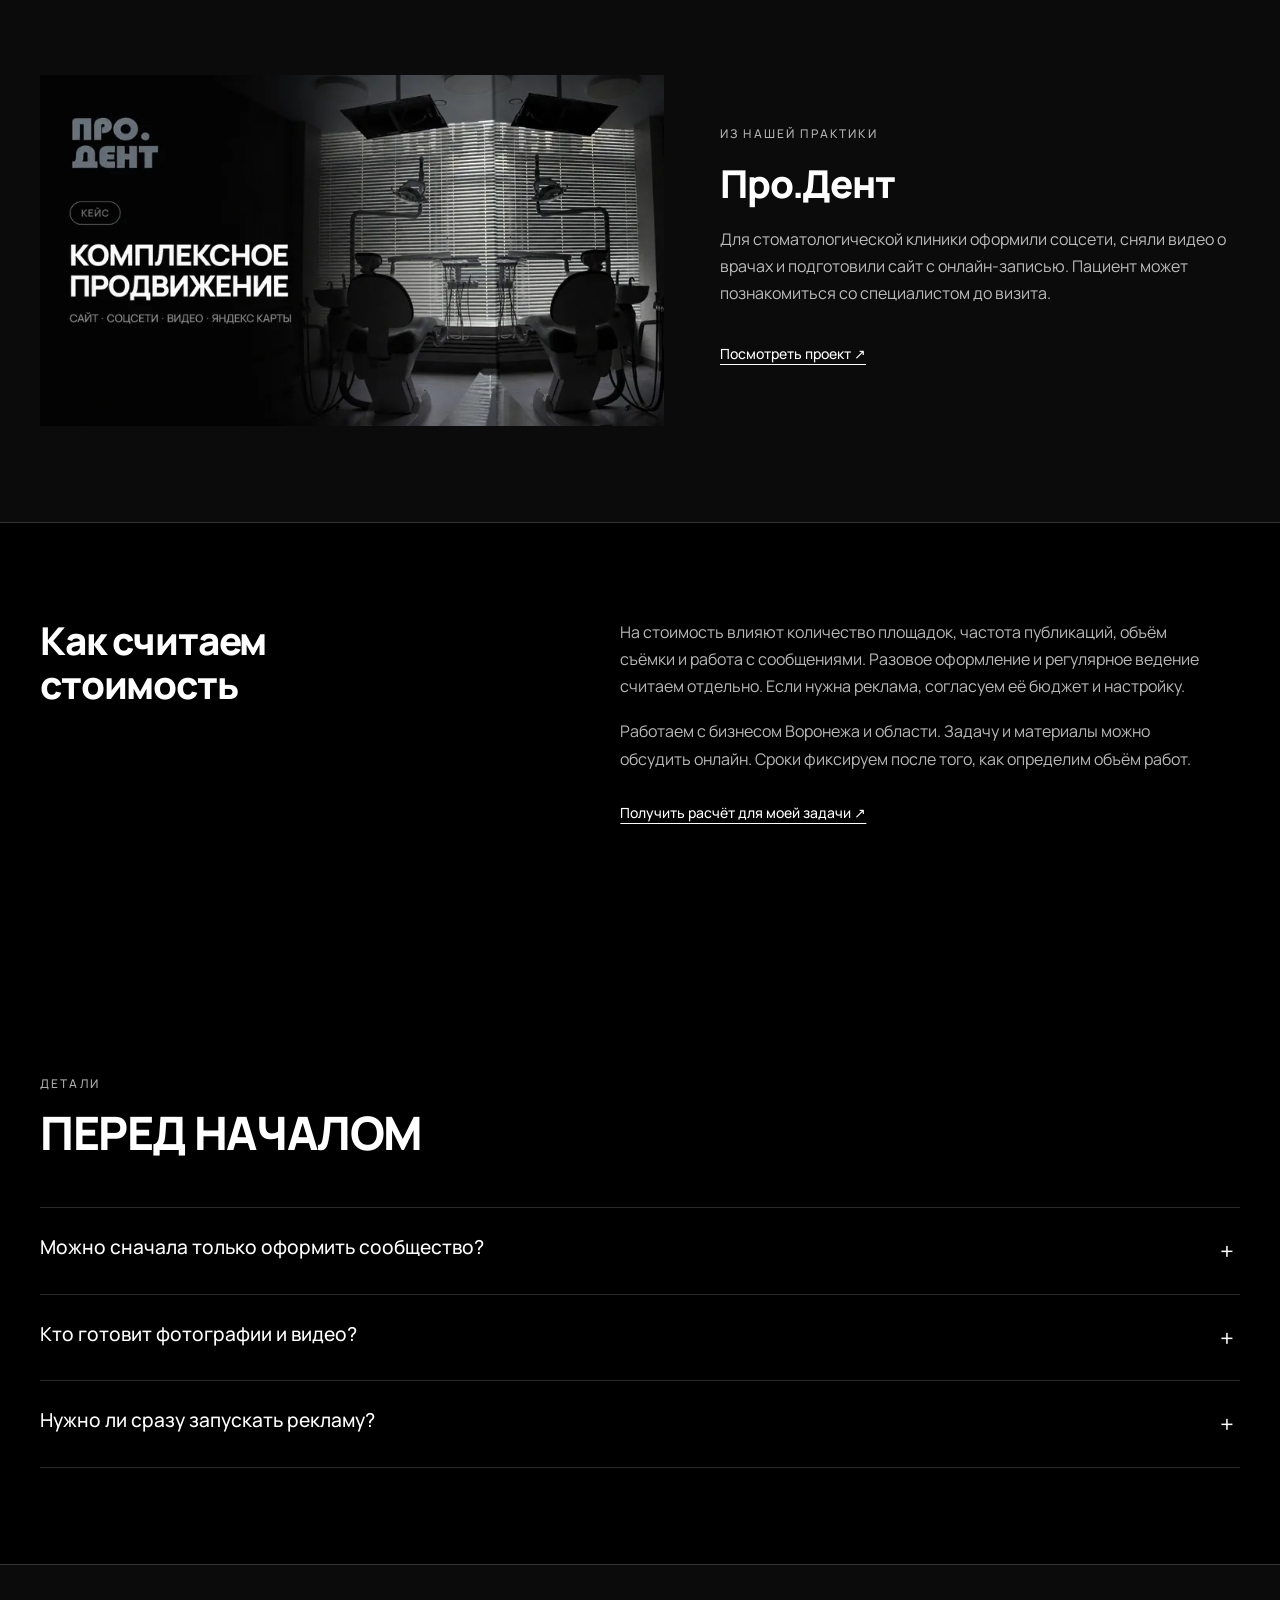
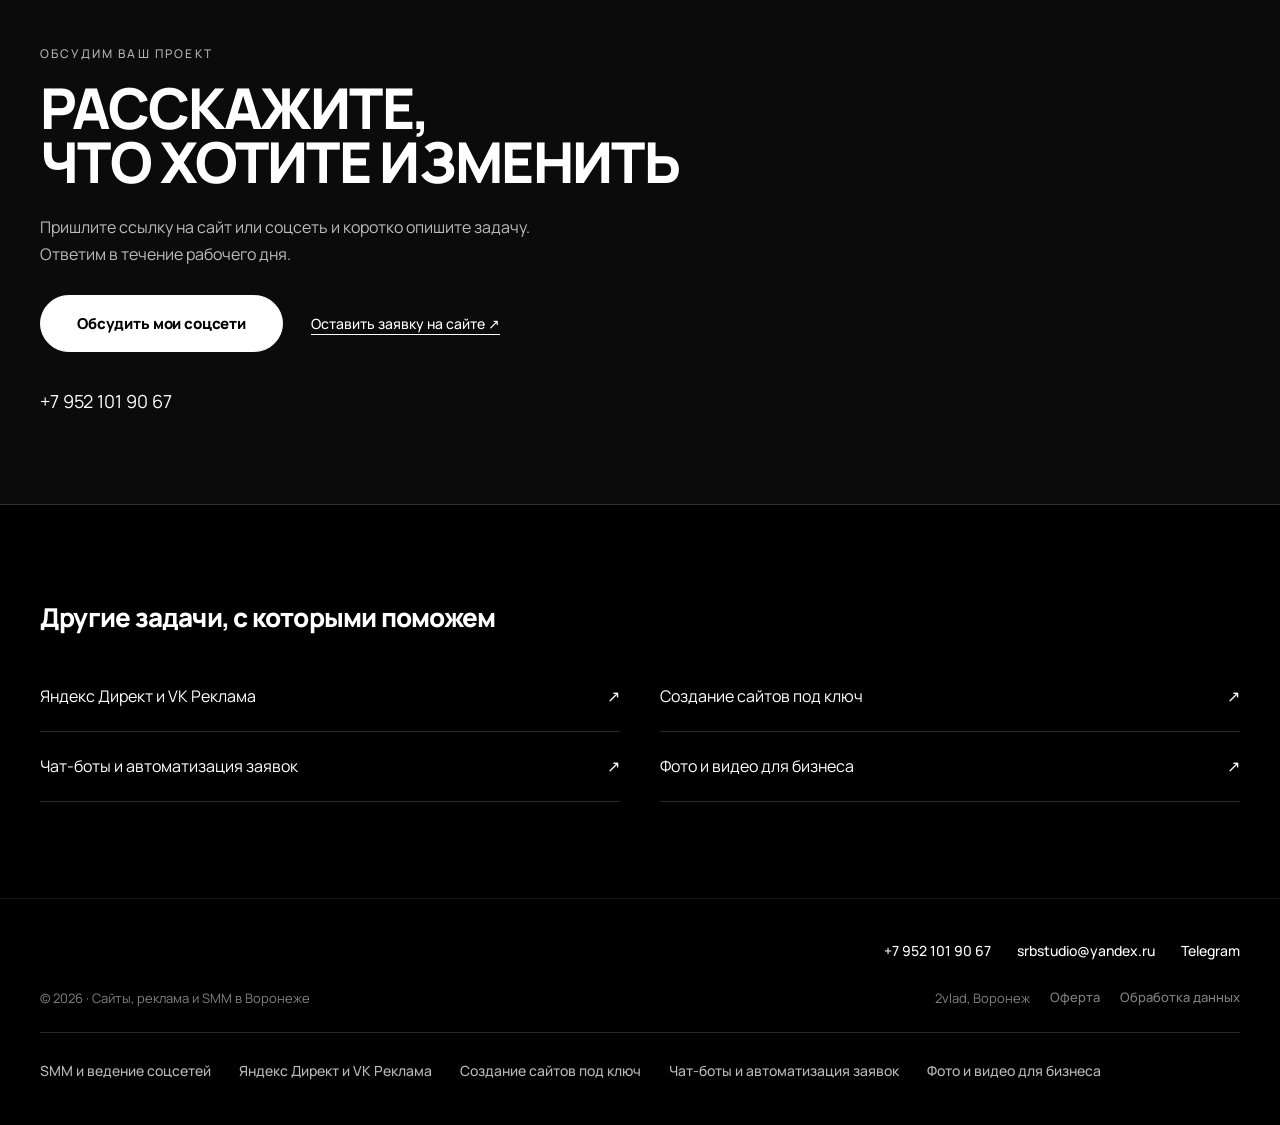
<file: smm-voronezh.html>
<!DOCTYPE html>
<html lang="ru" class="no-js"><head>
  <meta charset="UTF-8">
  <meta name="viewport" content="width=device-width, initial-scale=1.0">
  <title>SMM в Воронеже: оформление и ведение соцсетей | 2vlad</title>
  <meta property="og:site_name" content="2vlad">
  <meta name="description" content="Оформление и ведение соцсетей в Воронеже и области: контент-план, тексты, фото, видео и работа с обращениями. Бесплатный разбор сообщества от 2vlad.">
  <meta name="theme-color" content="#000000">
  <link rel="canonical" href="https://2vlad.ru/smm-voronezh.html">
  <link rel="icon" type="image/png" sizes="32x32" href="img/favicon-32.png">
  <link rel="apple-touch-icon" href="img/favicon-180.png">

  <!-- превью ссылки в Telegram, VK, WhatsApp -->
  <meta property="og:type" content="website">
  <meta property="og:locale" content="ru_RU">
  <meta property="og:title" content="SMM в Воронеже: оформление и ведение соцсетей | 2vlad">
  <meta property="og:description" content="Оформление и ведение соцсетей в Воронеже и области: контент-план, тексты, фото, видео и работа с обращениями. Бесплатный разбор сообщества от 2vlad.">
  <meta property="og:url" content="https://2vlad.ru/smm-voronezh.html">
  <meta property="og:image" content="https://2vlad.ru/img/og.jpg">
  <meta property="og:image:width" content="1200">
  <meta property="og:image:height" content="630">
  <meta name="twitter:card" content="summary_large_image">
  <meta name="twitter:title" content="SMM в Воронеже: оформление и ведение соцсетей | 2vlad">
  <meta name="twitter:description" content="Оформление и ведение соцсетей в Воронеже и области: контент-план, тексты, фото, видео и работа с обращениями. Бесплатный разбор сообщества от 2vlad.">
  <meta name="twitter:image" content="https://2vlad.ru/img/og.jpg">
  <link rel="preconnect" href="https://fonts.googleapis.com">
  <link rel="preconnect" href="https://fonts.gstatic.com" crossorigin>
  <link href="https://fonts.googleapis.com/css2?family=Manrope:wght@400;500;800&display=swap" rel="stylesheet">
  <link rel="stylesheet" href="css/style.css">
  <link rel="stylesheet" href="css/content.css">
  <script>document.documentElement.className = "js";</script>
</head>
<body class="service-page"><a class="skip-link" href="#top">Перейти к содержимому</a><header class="header">
    <div class="shell header__inner">
      <a href="./#top" class="logo">
        <img class="logo__img" src="img/logo.svg" alt="2vlad" width="2376" height="669" decoding="async">
      </a>
      <nav class="nav" id="main-nav" aria-label="Основная навигация">
        <a href="./#services">Услуги</a>
        <a href="./#approach">Подход</a>
        <a href="./#cases">Кейсы</a>
        <a href="./#contact">Контакты</a>
      </nav>
      <a href="https://t.me/studiosrb" class="pill" data-tg>Обсудить задачу</a>
      <button class="burger" aria-label="Открыть меню" aria-expanded="false" aria-controls="main-nav"><span></span><span></span></button>
    </div>
  </header>
<main id="top">
<section class="service-hero"><div class="shell">
<nav class="breadcrumbs" aria-label="Хлебные крошки"><a href="./">Главная</a><span aria-hidden="true">/</span><span aria-current="page">SMM и ведение соцсетей</span></nav>
<p class="tag">SMM и ведение соцсетей в Воронеже</p><h1 class="service-hero__title">Соцсети, в которых<br>вас хочется выбрать</h1>
<div class="service-hero__bottom"><p class="service-hero__intro">У вас есть что показать клиентам, но на публикации постоянно не хватает времени. Берём соцсети на себя: объясняем, чем вы полезны, показываем работу и помогаем человеку сделать следующий шаг.</p><div class="service-hero__actions"><a class="btn" href="https://t.me/studiosrb" data-tg>Обсудить мои соцсети</a><a class="text-link" href="#scope">Что входит в работу ↓</a></div></div>
</div></section>
<section class="block" id="scope"><div class="shell"><div class="service-intro"><h2>Когда соцсети пора привести в порядок</h2><p>Страница давно не обновлялась, в сообщениях повторяются одни и те же вопросы, а по публикациям трудно понять, что у вас можно купить. Начинаем с предложения и оформления. Затем выстраиваем регулярную работу с контентом.</p></div><div class="service-scope"><article class="service-scope__item" id="start"><span class="tag">01</span><h3>Оформление и запуск</h3><p>Проверим описание, контакты, меню и способы записи. Оформим сообщество и подготовим первые материалы, чтобы посетитель быстро разобрался в услугах.</p></article><article class="service-scope__item" id="support"><span class="tag">02</span><h3>Регулярное ведение</h3><p>Соберём контент-план, напишем тексты, подготовим публикации и согласуем их с вами. Частоту выхода, форматы и работу с сообщениями зафиксируем до старта.</p></article><article class="service-scope__item" id="content"><span class="tag">03</span><h3>Контент о вашем деле</h3><p>Покажем сотрудников, продукт, процесс и готовые работы. Используем ваши материалы или согласуем съёмку. Каждый пост будет отвечать на вопрос клиента или раскрывать услугу.</p></article><article class="service-scope__item" id="requests"><span class="tag">04</span><h3>Путь к обращению</h3><p>Проверим, куда ведут ссылки и как человеку записаться, заказать или задать вопрос. При необходимости свяжем сообщество с сайтом, рекламой и чат-ботом.</p></article></div><p class="service-deliver">Вы получите оформленную площадку, согласованные рубрики и понятный порядок публикаций. При регулярном ведении будем смотреть, какие материалы приводят к интересу и обращениям, и корректировать план.</p></div></section>
<section class="block service-case"><div class="shell"><div class="service-case__grid"><a class="service-case__image" href="./#work-3" aria-label="Открыть кейс Про.Дент"><img src="img/case-prodent-800.webp" width="800" height="450" loading="lazy" decoding="async" alt="Про.Дент: проект студии 2vlad"></a><div class="service-case__copy"><p class="tag">Из нашей практики</p><h2>Про.Дент</h2><p>Для стоматологической клиники оформили соцсети, сняли видео о врачах и подготовили сайт с онлайн-записью. Пациент может познакомиться со специалистом до визита.</p><a class="text-link" href="./#work-3">Посмотреть проект ↗</a></div></div></div></section>
<section class="block" id="price"><div class="shell"><div class="service-intro"><h2>Как считаем<br>стоимость</h2><div><p>На стоимость влияют количество площадок, частота публикаций, объём съёмки и работа с сообщениями. Разовое оформление и регулярное ведение считаем отдельно. Если нужна реклама, согласуем её бюджет и настройку.</p><p>Работаем с бизнесом Воронежа и области. Задачу и материалы можно обсудить онлайн. Сроки фиксируем после того, как определим объём работ.</p><a class="text-link" href="https://t.me/studiosrb" data-tg>Получить расчёт для моей задачи ↗</a></div></div></div></section>
<section class="block" id="faq"><div class="shell"><div class="block__head"><span class="tag">Детали</span><h2 class="block__title">Перед началом</h2></div><div class="faq"><details class="faq__item"><summary>Можно сначала только оформить сообщество?</summary><p>Да. Подготовим оформление и материалы для старта, передадим доступы и объясним, как продолжить самостоятельно. Регулярное ведение можно обсудить позже.</p></details><details class="faq__item"><summary>Кто готовит фотографии и видео?</summary><p>Можем работать с вашими материалами или организовать съёмку в Воронеже и области. Темы, объём, место и стоимость съёмки согласуем заранее.</p></details><details class="faq__item"><summary>Нужно ли сразу запускать рекламу?</summary><p>Сначала проверим, готова ли страница принимать посетителей: понятны ли услуги, актуальны ли контакты, удобно ли написать. После этого обсудим рекламный запуск и бюджет.</p></details></div></div></section>
<section class="service-contact" id="contact"><div class="shell"><p class="tag">Обсудим ваш проект</p><h2 class="final__title">Расскажите,<br>что хотите изменить</h2><p>Пришлите ссылку на сайт или соцсеть и коротко опишите задачу. Ответим в течение рабочего дня.</p><div class="service-contact__actions"><a class="btn" href="https://t.me/studiosrb" data-tg>Обсудить мои соцсети</a><a class="text-link" href="./#lead-panel">Оставить заявку на сайте ↗</a></div><a class="service-contact__phone" href="tel:+79521019067">+7 952 101 90 67</a></div></section>
<section class="block related"><div class="shell"><h2>Другие задачи, с которыми поможем</h2><nav aria-label="Другие услуги"><a class="related-link" href="reklama-voronezh.html">Яндекс Директ и VK Реклама<span aria-hidden="true">↗</span></a><a class="related-link" href="sozdanie-saytov-voronezh.html">Создание сайтов под ключ<span aria-hidden="true">↗</span></a><a class="related-link" href="avtomatizaciya-voronezh.html">Чат-боты и автоматизация заявок<span aria-hidden="true">↗</span></a><a class="related-link" href="foto-video-voronezh.html">Фото и видео для бизнеса<span aria-hidden="true">↗</span></a></nav></div></section>
</main><footer class="footer">
    <div class="shell footer__inner">
      <span class="logo">
        <img class="logo__img" src="img/logo.svg" alt="2vlad" width="2376" height="669" decoding="async">
      </span>
      <p>© <span data-year>2026</span> · Сайты, реклама и SMM в Воронеже</p>
      <span class="footer__links">
        <a href="tel:+79521019067">+7 952 101 90 67</a>
        <a href="mailto:srbstudio@yandex.ru">srbstudio@yandex.ru</a>
        <a href="https://t.me/studiosrb" data-tg>Telegram</a>
      </span>
      <nav class="footer__services" aria-label="Услуги студии"><a href="smm-voronezh.html">SMM и ведение соцсетей</a><a href="reklama-voronezh.html">Яндекс Директ и VK Реклама</a><a href="sozdanie-saytov-voronezh.html">Создание сайтов под ключ</a><a href="avtomatizaciya-voronezh.html">Чат-боты и автоматизация заявок</a><a href="foto-video-voronezh.html">Фото и видео для бизнеса</a></nav>
      <p class="footer__legal">
        2vlad, Воронеж
        <a href="oferta.html">Оферта</a>
        <a href="privacy.html">Обработка данных</a>
      </p>
    </div>
  </footer><script type="application/ld+json">{
  "@context": "https://schema.org",
  "@graph": [
    {
      "@type": "Service",
      "@id": "https://2vlad.ru/smm-voronezh.html#service",
      "name": "SMM и ведение соцсетей в Воронеже",
      "description": "Оформление и ведение соцсетей в Воронеже и области: контент-план, тексты, фото, видео и работа с обращениями. Бесплатный разбор сообщества от 2vlad.",
      "url": "https://2vlad.ru/smm-voronezh.html",
      "provider": {
        "@id": "https://2vlad.ru/#organization",
        "@type": "Organization",
        "name": "2vlad",
        "url": "https://2vlad.ru/"
      },
      "areaServed": [
        {
          "@type": "City",
          "name": "Воронеж"
        },
        {
          "@type": "AdministrativeArea",
          "name": "Воронежская область"
        }
      ]
    },
    {
      "@type": "BreadcrumbList",
      "itemListElement": [
        {
          "@type": "ListItem",
          "position": 1,
          "name": "Главная",
          "item": "https://2vlad.ru/"
        },
        {
          "@type": "ListItem",
          "position": 2,
          "name": "SMM и ведение соцсетей",
          "item": "https://2vlad.ru/smm-voronezh.html"
        }
      ]
    }
  ]
}</script><script src="js/config.js"></script><script src="js/main.js"></script><script src="js/cookies.js"></script></body></html>
</file>
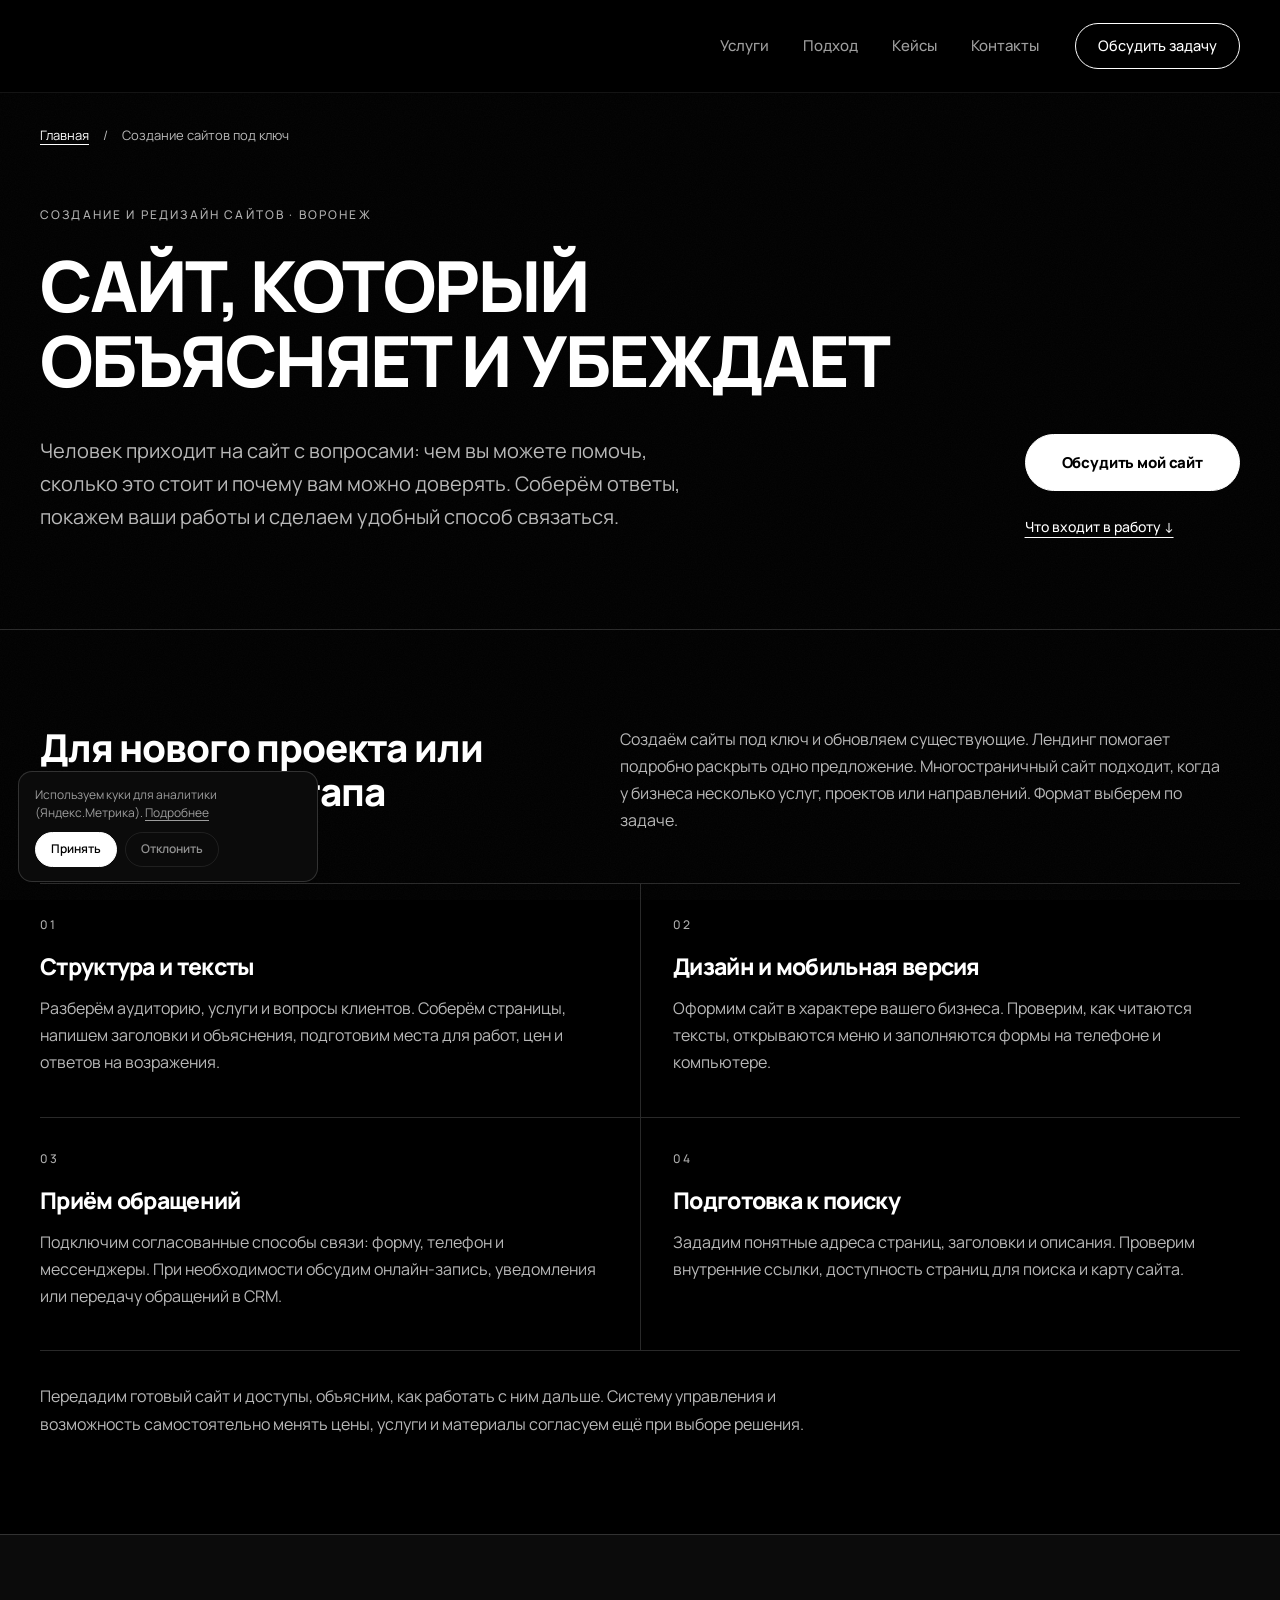
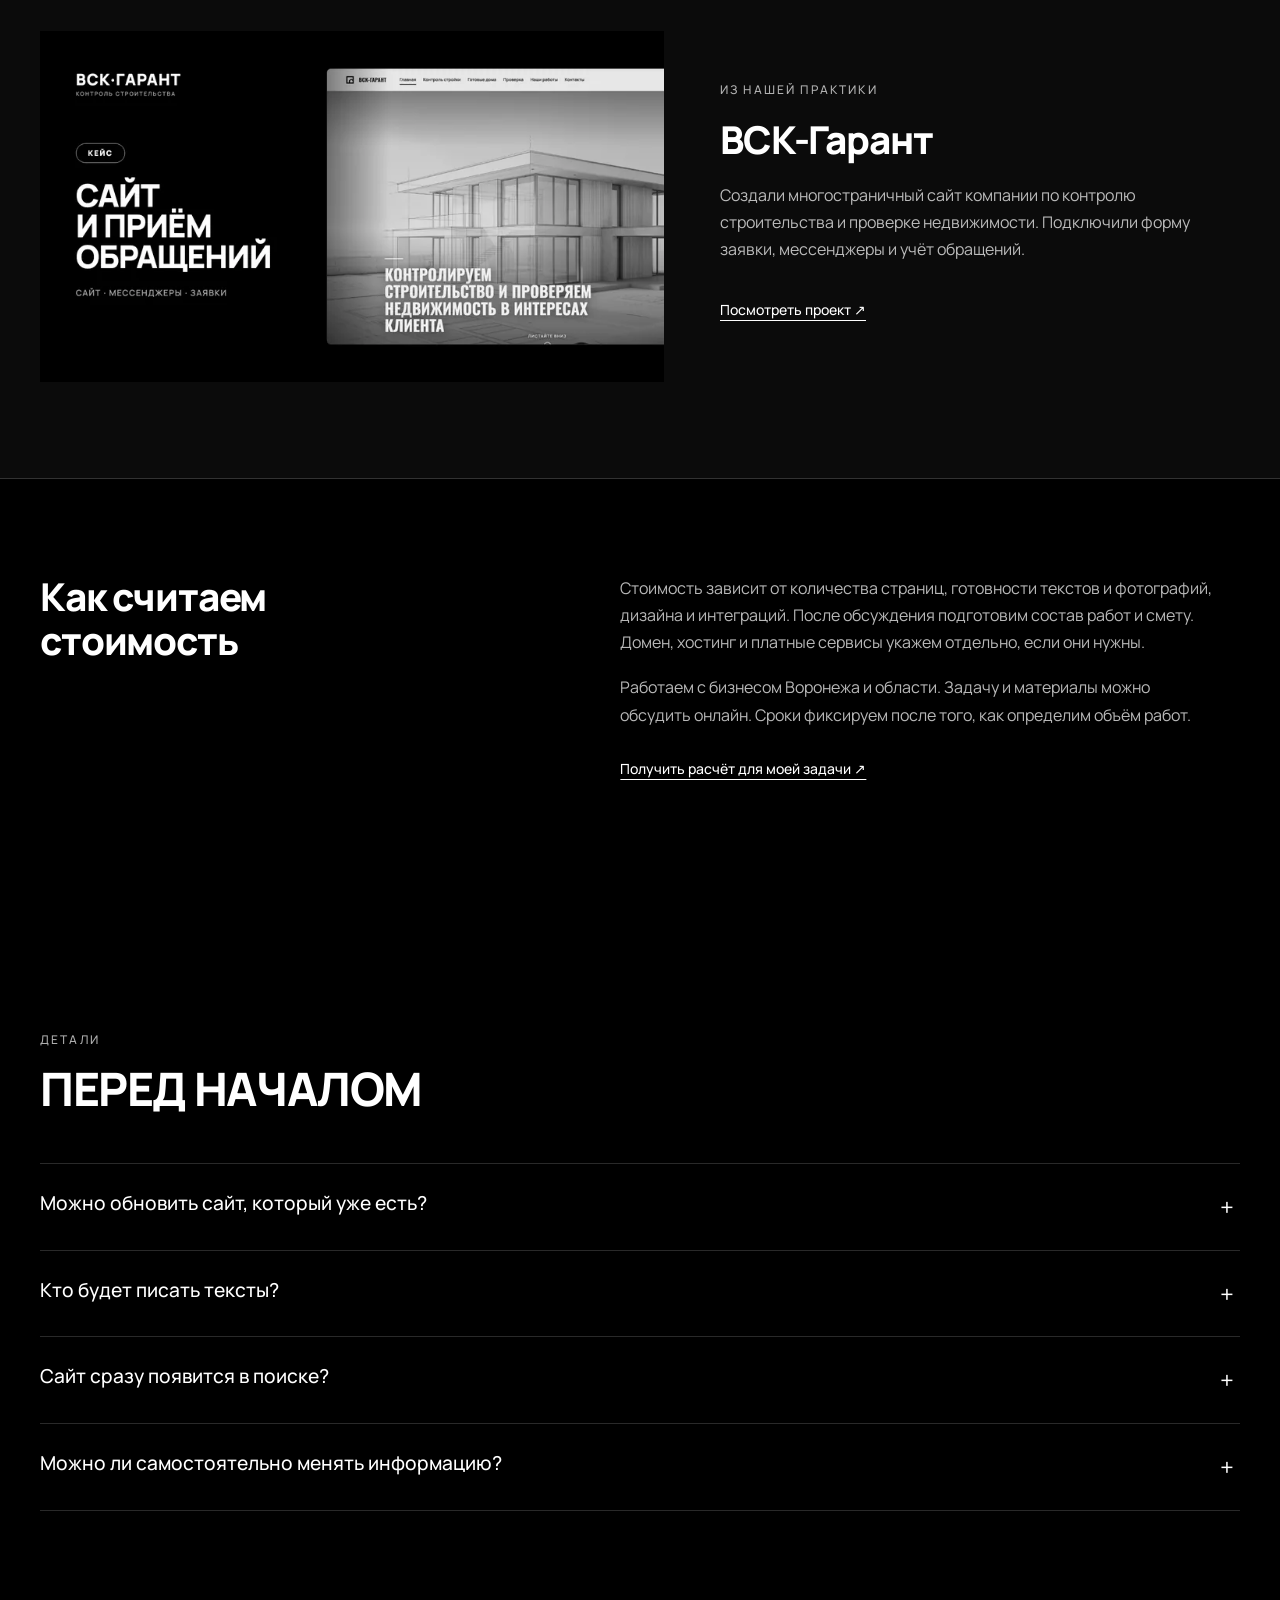
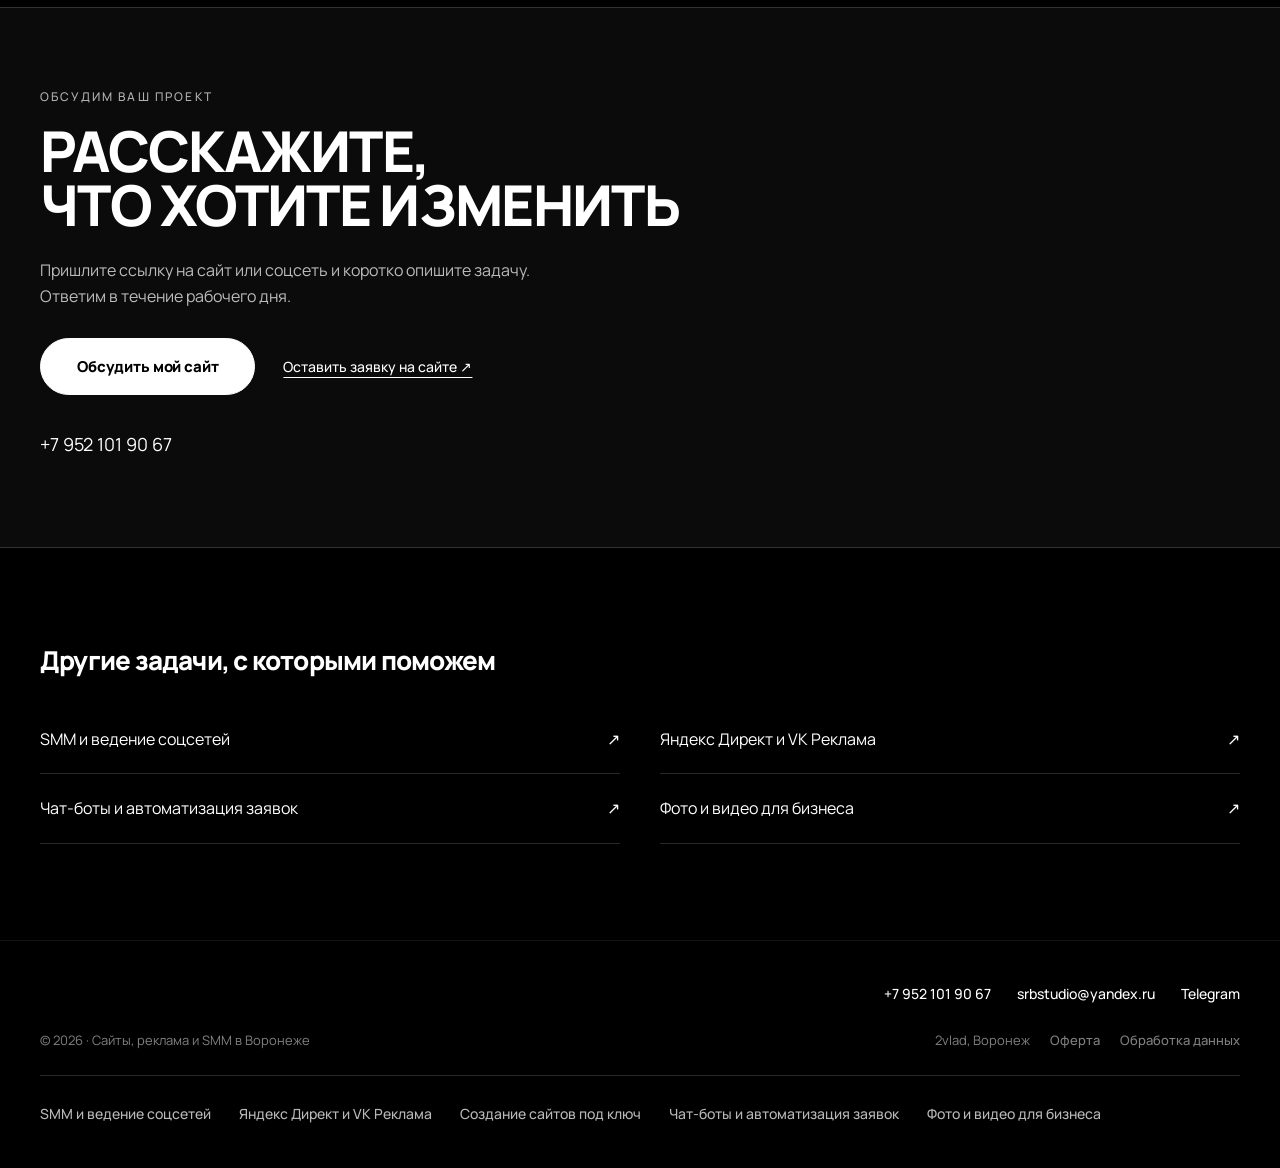
<file: sozdanie-saytov-voronezh.html>
<!DOCTYPE html>
<html lang="ru" class="no-js"><head>
  <meta charset="UTF-8">
  <meta name="viewport" content="width=device-width, initial-scale=1.0">
  <title>Создание сайтов в Воронеже под ключ | Студия 2vlad</title>
  <meta property="og:site_name" content="2vlad">
  <meta name="description" content="Создание сайтов под ключ в Воронеже: структура, тексты, дизайн, формы заявок и базовое SEO. Лендинги и сайты услуг. Посмотрите проекты студии 2vlad.">
  <meta name="theme-color" content="#000000">
  <link rel="canonical" href="https://2vlad.ru/sozdanie-saytov-voronezh.html">
  <link rel="icon" type="image/png" sizes="32x32" href="img/favicon-32.png">
  <link rel="apple-touch-icon" href="img/favicon-180.png">

  <!-- превью ссылки в Telegram, VK, WhatsApp -->
  <meta property="og:type" content="website">
  <meta property="og:locale" content="ru_RU">
  <meta property="og:title" content="Создание сайтов в Воронеже под ключ | Студия 2vlad">
  <meta property="og:description" content="Создание сайтов под ключ в Воронеже: структура, тексты, дизайн, формы заявок и базовое SEO. Лендинги и сайты услуг. Посмотрите проекты студии 2vlad.">
  <meta property="og:url" content="https://2vlad.ru/sozdanie-saytov-voronezh.html">
  <meta property="og:image" content="https://2vlad.ru/img/og.jpg">
  <meta property="og:image:width" content="1200">
  <meta property="og:image:height" content="630">
  <meta name="twitter:card" content="summary_large_image">
  <meta name="twitter:title" content="Создание сайтов в Воронеже под ключ | Студия 2vlad">
  <meta name="twitter:description" content="Создание сайтов под ключ в Воронеже: структура, тексты, дизайн, формы заявок и базовое SEO. Лендинги и сайты услуг. Посмотрите проекты студии 2vlad.">
  <meta name="twitter:image" content="https://2vlad.ru/img/og.jpg">
  <link rel="preconnect" href="https://fonts.googleapis.com">
  <link rel="preconnect" href="https://fonts.gstatic.com" crossorigin>
  <link href="https://fonts.googleapis.com/css2?family=Manrope:wght@400;500;800&display=swap" rel="stylesheet">
  <link rel="stylesheet" href="css/style.css">
  <link rel="stylesheet" href="css/content.css">
  <script>document.documentElement.className = "js";</script>
</head>
<body class="service-page"><a class="skip-link" href="#top">Перейти к содержимому</a><header class="header">
    <div class="shell header__inner">
      <a href="./#top" class="logo">
        <img class="logo__img" src="img/logo.svg" alt="2vlad" width="2376" height="669" decoding="async">
      </a>
      <nav class="nav" id="main-nav" aria-label="Основная навигация">
        <a href="./#services">Услуги</a>
        <a href="./#approach">Подход</a>
        <a href="./#cases">Кейсы</a>
        <a href="./#contact">Контакты</a>
      </nav>
      <a href="https://t.me/studiosrb" class="pill" data-tg>Обсудить задачу</a>
      <button class="burger" aria-label="Открыть меню" aria-expanded="false" aria-controls="main-nav"><span></span><span></span></button>
    </div>
  </header>
<main id="top">
<section class="service-hero"><div class="shell">
<nav class="breadcrumbs" aria-label="Хлебные крошки"><a href="./">Главная</a><span aria-hidden="true">/</span><span aria-current="page">Создание сайтов под ключ</span></nav>
<p class="tag">Создание и редизайн сайтов · Воронеж</p><h1 class="service-hero__title">Сайт, который<br>объясняет и убеждает</h1>
<div class="service-hero__bottom"><p class="service-hero__intro">Человек приходит на сайт с вопросами: чем вы можете помочь, сколько это стоит и почему вам можно доверять. Соберём ответы, покажем ваши работы и сделаем удобный способ связаться.</p><div class="service-hero__actions"><a class="btn" href="https://t.me/studiosrb" data-tg>Обсудить мой сайт</a><a class="text-link" href="#scope">Что входит в работу ↓</a></div></div>
</div></section>
<section class="block" id="scope"><div class="shell"><div class="service-intro"><h2>Для нового проекта или следующего этапа</h2><p>Создаём сайты под ключ и обновляем существующие. Лендинг помогает подробно раскрыть одно предложение. Многостраничный сайт подходит, когда у бизнеса несколько услуг, проектов или направлений. Формат выберем по задаче.</p></div><div class="service-scope"><article class="service-scope__item" id="structure"><span class="tag">01</span><h3>Структура и тексты</h3><p>Разберём аудиторию, услуги и вопросы клиентов. Соберём страницы, напишем заголовки и объяснения, подготовим места для работ, цен и ответов на возражения.</p></article><article class="service-scope__item" id="design"><span class="tag">02</span><h3>Дизайн и мобильная версия</h3><p>Оформим сайт в характере вашего бизнеса. Проверим, как читаются тексты, открываются меню и заполняются формы на телефоне и компьютере.</p></article><article class="service-scope__item" id="requests"><span class="tag">03</span><h3>Приём обращений</h3><p>Подключим согласованные способы связи: форму, телефон и мессенджеры. При необходимости обсудим онлайн-запись, уведомления или передачу обращений в CRM.</p></article><article class="service-scope__item" id="seo"><span class="tag">04</span><h3>Подготовка к поиску</h3><p>Зададим понятные адреса страниц, заголовки и описания. Проверим внутренние ссылки, доступность страниц для поиска и карту сайта.</p></article></div><p class="service-deliver">Передадим готовый сайт и доступы, объясним, как работать с ним дальше. Систему управления и возможность самостоятельно менять цены, услуги и материалы согласуем ещё при выборе решения.</p></div></section>
<section class="block service-case"><div class="shell"><div class="service-case__grid"><a class="service-case__image" href="./#work-4" aria-label="Открыть кейс ВСК-Гарант"><img src="img/case-vskgarant-800.webp" width="800" height="450" loading="lazy" decoding="async" alt="ВСК-Гарант: проект студии 2vlad"></a><div class="service-case__copy"><p class="tag">Из нашей практики</p><h2>ВСК-Гарант</h2><p>Создали многостраничный сайт компании по контролю строительства и проверке недвижимости. Подключили форму заявки, мессенджеры и учёт обращений.</p><a class="text-link" href="./#work-4">Посмотреть проект ↗</a></div></div></div></section>
<section class="block" id="price"><div class="shell"><div class="service-intro"><h2>Как считаем<br>стоимость</h2><div><p>Стоимость зависит от количества страниц, готовности текстов и фотографий, дизайна и интеграций. После обсуждения подготовим состав работ и смету. Домен, хостинг и платные сервисы укажем отдельно, если они нужны.</p><p>Работаем с бизнесом Воронежа и области. Задачу и материалы можно обсудить онлайн. Сроки фиксируем после того, как определим объём работ.</p><a class="text-link" href="https://t.me/studiosrb" data-tg>Получить расчёт для моей задачи ↗</a></div></div></div></section>
<section class="block" id="faq"><div class="shell"><div class="block__head"><span class="tag">Детали</span><h2 class="block__title">Перед началом</h2></div><div class="faq"><details class="faq__item"><summary>Можно обновить сайт, который уже есть?</summary><p>Да. Проверим структуру, тексты, мобильную версию и формы. После этого предложим доработку отдельных страниц или редизайн, в зависимости от состояния сайта.</p></details><details class="faq__item"><summary>Кто будет писать тексты?</summary><p>Подготовим тексты на основе ваших услуг, материалов и ответов. Факты, цены и условия согласуем с вами. Фотографии можем взять из вашего архива или организовать съёмку.</p></details><details class="faq__item"><summary>Сайт сразу появится в поиске?</summary><p>Мы подготовим его к индексации. Обход и включение страниц в поиск выполняют поисковые системы. Рост по конкурентным запросам требует дальнейшей работы с контентом, сайтом и репутацией компании.</p></details><details class="faq__item"><summary>Можно ли самостоятельно менять информацию?</summary><p>Да, если такая возможность предусмотрена выбранным решением. Заранее определим, какие материалы вы будете обновлять, и покажем, как это делать.</p></details></div></div></section>
<section class="service-contact" id="contact"><div class="shell"><p class="tag">Обсудим ваш проект</p><h2 class="final__title">Расскажите,<br>что хотите изменить</h2><p>Пришлите ссылку на сайт или соцсеть и коротко опишите задачу. Ответим в течение рабочего дня.</p><div class="service-contact__actions"><a class="btn" href="https://t.me/studiosrb" data-tg>Обсудить мой сайт</a><a class="text-link" href="./#lead-panel">Оставить заявку на сайте ↗</a></div><a class="service-contact__phone" href="tel:+79521019067">+7 952 101 90 67</a></div></section>
<section class="block related"><div class="shell"><h2>Другие задачи, с которыми поможем</h2><nav aria-label="Другие услуги"><a class="related-link" href="smm-voronezh.html">SMM и ведение соцсетей<span aria-hidden="true">↗</span></a><a class="related-link" href="reklama-voronezh.html">Яндекс Директ и VK Реклама<span aria-hidden="true">↗</span></a><a class="related-link" href="avtomatizaciya-voronezh.html">Чат-боты и автоматизация заявок<span aria-hidden="true">↗</span></a><a class="related-link" href="foto-video-voronezh.html">Фото и видео для бизнеса<span aria-hidden="true">↗</span></a></nav></div></section>
</main><footer class="footer">
    <div class="shell footer__inner">
      <span class="logo">
        <img class="logo__img" src="img/logo.svg" alt="2vlad" width="2376" height="669" decoding="async">
      </span>
      <p>© <span data-year>2026</span> · Сайты, реклама и SMM в Воронеже</p>
      <span class="footer__links">
        <a href="tel:+79521019067">+7 952 101 90 67</a>
        <a href="mailto:srbstudio@yandex.ru">srbstudio@yandex.ru</a>
        <a href="https://t.me/studiosrb" data-tg>Telegram</a>
      </span>
      <nav class="footer__services" aria-label="Услуги студии"><a href="smm-voronezh.html">SMM и ведение соцсетей</a><a href="reklama-voronezh.html">Яндекс Директ и VK Реклама</a><a href="sozdanie-saytov-voronezh.html">Создание сайтов под ключ</a><a href="avtomatizaciya-voronezh.html">Чат-боты и автоматизация заявок</a><a href="foto-video-voronezh.html">Фото и видео для бизнеса</a></nav>
      <p class="footer__legal">
        2vlad, Воронеж
        <a href="oferta.html">Оферта</a>
        <a href="privacy.html">Обработка данных</a>
      </p>
    </div>
  </footer><script type="application/ld+json">{
  "@context": "https://schema.org",
  "@graph": [
    {
      "@type": "Service",
      "@id": "https://2vlad.ru/sozdanie-saytov-voronezh.html#service",
      "name": "Создание сайтов под ключ в Воронеже",
      "description": "Создание сайтов под ключ в Воронеже: структура, тексты, дизайн, формы заявок и базовое SEO. Лендинги и сайты услуг. Посмотрите проекты студии 2vlad.",
      "url": "https://2vlad.ru/sozdanie-saytov-voronezh.html",
      "provider": {
        "@id": "https://2vlad.ru/#organization",
        "@type": "Organization",
        "name": "2vlad",
        "url": "https://2vlad.ru/"
      },
      "areaServed": [
        {
          "@type": "City",
          "name": "Воронеж"
        },
        {
          "@type": "AdministrativeArea",
          "name": "Воронежская область"
        }
      ]
    },
    {
      "@type": "BreadcrumbList",
      "itemListElement": [
        {
          "@type": "ListItem",
          "position": 1,
          "name": "Главная",
          "item": "https://2vlad.ru/"
        },
        {
          "@type": "ListItem",
          "position": 2,
          "name": "Создание сайтов под ключ",
          "item": "https://2vlad.ru/sozdanie-saytov-voronezh.html"
        }
      ]
    }
  ]
}</script><script src="js/config.js"></script><script src="js/main.js"></script><script src="js/cookies.js"></script></body></html>
</file>
<file: css/style.css>
/* ══════════════════════════════════════════════════
   ЧЁРНЫЙ СТИЛЬ
   Один шрифт — Manrope. Один цвет букв — белый.
   Иерархия строится размером, весом и воздухом,
   а не цветом: цвет текста везде одинаковый.
   ══════════════════════════════════════════════════ */

:root {
  --black: #000000;
  --white: #ffffff;
  --line: rgba(255, 255, 255, 0.16);
  --line-soft: rgba(255, 255, 255, 0.08);
  --font: "Manrope", "Helvetica Neue", Arial, sans-serif;
  --shell: 1360px;
  --pad: 40px;
  --logo-height: 40.6px; /* 70% от прежних 58px */
  --hero-map-width: 420px;
}

* { margin: 0; padding: 0; box-sizing: border-box; }

html { scroll-behavior: smooth; background: var(--black); }

body {
  font-family: var(--font);
  font-size: 16px;
  line-height: 1.55;
  font-weight: 400;
  color: var(--white);
  background: var(--black);
  -webkit-font-smoothing: antialiased;
  overflow-x: hidden;
}

/* зерно: тонкая плёнка поверх фона — даёт «дорогую» текстуру */
body::before {
  content: "";
  position: fixed;
  inset: 0;
  z-index: 1;
  pointer-events: none;
  background-image: url("../img/grain.svg");
  background-size: 240px 240px;
  opacity: 0.035;
  mix-blend-mode: screen;
}
.header, main, .footer { position: relative; z-index: 2; }

/* всё наследует один цвет — без исключений */
h1, h2, h3, p, a, span, i, b, li { color: var(--white); font-family: var(--font); }

h1, h2, h3 { font-weight: 800; line-height: 0.95; letter-spacing: -0.03em; }

a { text-decoration: none; }
i { font-style: normal; }

.shell {
  max-width: var(--shell);
  margin: 0 auto;
  padding: 0 var(--pad);
}

/* ─────────── Шапка ─────────── */
.header {
  position: sticky;
  top: 0;
  z-index: 100;
  background: var(--black);
  border-bottom: 1px solid var(--line-soft);
}
.header__inner {
  display: flex;
  align-items: center;
  justify-content: space-between;
  gap: 28px;
  height: 92px;
}
.logo {
  display: inline-flex;
  align-items: center;
  gap: 11px;
  color: var(--white);
}
/* Логотип — готовая надпись из макета, а не набор шрифтом:
   так начертание совпадает буквально. */
.logo__img {
  display: block;
  width: auto;
  height: var(--logo-height);
  flex-shrink: 0;
}
.nav { display: flex; gap: 34px; margin-left: auto; margin-right: 8px; }
.nav a {
  font-size: 15px;
  font-weight: 500;
  opacity: 0.62;
  transition: opacity 0.2s;
}
.nav a:hover { opacity: 1; }

.pill {
  border: 1px solid var(--white);
  border-radius: 100px;
  padding: 11px 22px;
  font-size: 14.5px;
  font-weight: 500;
  white-space: nowrap;
  transition: background 0.25s, color 0.25s;
}
.pill i { font-size: 0.9em; }
.pill:hover { background: var(--white); color: var(--black); }
.pill:hover i { color: var(--black); }

.burger { display: none; }

/* ─────────── Хиро ─────────── */
.hero { padding: 32px 0 40px; }
.hero__kicker {
  display: flex;
  align-items: center;
  gap: 9px;
  font-size: 12.5px;
  font-weight: 500;
  letter-spacing: 0.16em;
  text-transform: uppercase;
  opacity: 0.55;
  margin-bottom: 24px;
}
.hero__main {
  display: grid;
  grid-template-columns: minmax(0, 1fr) var(--hero-map-width);
  grid-template-areas: "title map" "details map";
  gap: 24px 32px;
  align-items: start;
}
.hero__title {
  grid-area: title;
  font-size: clamp(31px, 5.2vw, 74px);
  text-transform: uppercase;
  line-height: 1;
}
.hero__title .line { display: block; }
.hero__mark {
  width: 100%;
  height: auto;
  justify-self: end;
}
.hero__bottom {
  grid-area: details;
  display: grid;
  grid-template-columns: 1fr;
  gap: 20px;
  justify-items: start;
}
.hero__sub {
  font-size: 17px;
  max-width: 48ch;
  opacity: 0.68;
}
.hero__cta { text-align: left; }

.btn {
  display: inline-block;
  background: var(--white);
  color: var(--black);
  border: 1px solid var(--white);
  border-radius: 100px;
  padding: 16px 36px;
  font-size: 15px;
  font-weight: 800;
  letter-spacing: -0.01em;
  transition: background 0.25s, color 0.25s;
}
.btn i { color: var(--black); transition: color 0.25s; }
.btn:hover { background: transparent; color: var(--white); }
.btn:hover i { color: var(--white); }
.btn--big { padding: 19px 46px; font-size: 16.5px; }

/* ─────────── Тикер ─────────── */
.ticker {
  border-top: 1px solid var(--line);
  border-bottom: 1px solid var(--line);
  padding: 15px 0;
  overflow: hidden;
}
.ticker__row {
  display: flex;
  width: max-content;
  animation: slide 42s linear infinite;
  will-change: transform;
}
.ticker:hover .ticker__row { animation-play-state: paused; }
/* разделителей нет — слова разводит воздух */
.ticker__group {
  display: flex;
  gap: 58px;
  padding-right: 58px;
}
.ticker__group i {
  font-size: clamp(15px, 1.6vw, 21px);
  font-weight: 800;
  text-transform: uppercase;
  letter-spacing: 0.02em;
  white-space: nowrap;
}
@keyframes slide {
  from { transform: translateX(0); }
  to { transform: translateX(-50%); }   /* ровно 3 копии из 6 — стык незаметен */
}
/* при системном «уменьшении движения» не останавливаем, а слегка замедляем */
@media (prefers-reduced-motion: reduce) {
  .ticker__row { animation-duration: 60s; }
}

/* Лента партнёров повторяет ритм верхней ленты услуг. */
.partners { position: relative; }
.partners__filters { position: absolute; width: 0; height: 0; overflow: hidden; }
/* Длительность здесь своя, а скорость — та же. Строка брендов длиннее строки
   услуг, и при одинаковых 42s лента ползла бы заметно быстрее: считаем от
   пикселей в секунду, а не от времени оборота. */
.partners .ticker__row { animation-duration: 54s; }
.partners .partners__group {
  align-items: center;
  flex: 0 0 auto;
}
.partners__logo {
  display: block;
  flex: 0 0 auto;
  width: var(--partner-width);
  height: var(--partner-height);
  overflow: hidden;
}
@media (max-width: 720px) {
  .partners__logo { width: calc(var(--partner-width) * .8); height: calc(var(--partner-height) * .8); }
  /* На узких экранах логотипы ужимаются до 0.8, а слова в ленте услуг — нет:
     без своей длительности бренды поехали бы процентов на девять быстрее. */
  .partners .ticker__row { animation-duration: 59s; }
}
/* У .final своя верхняя линия — без этого на стыке получилось бы две. */
.partners + .final { border-top: 0; }
/* Как у ленты услуг: не останавливаем, а замедляем в те же 1.43 раза. */
@media (prefers-reduced-motion: reduce) {
  .partners .ticker__row { animation-duration: 77s; }
}

/* ─────────── Карта в первом экране ─────────── */
/* Стрелка — компас: смотрит туда, где курсор.
   Города и расстояния взяты по реальным координатам. */
.hero__map {
  grid-area: map;
  align-self: center;
  width: 100%;
  max-width: var(--hero-map-width);
  height: auto;
  overflow: visible;
  justify-self: end;
}
.map__rings circle {
  fill: none;
  stroke: rgba(255, 255, 255, 0.10);
  stroke-width: 1;
}
.map__spokes line {
  stroke: rgba(255, 255, 255, 0.13);
  stroke-width: 1;
  stroke-dasharray: 2 5;
}
.map__cities circle {
  fill: rgba(255, 255, 255, 0.55);
  transition: fill 0.25s, r 0.25s;
}
.map__scale {
  fill: rgba(255, 255, 255, 0.28);
  font-size: 11px;
  font-weight: 500;
  letter-spacing: 0.12em;
}
.map__cities text {
  fill: rgba(255, 255, 255, 0.5);
  font-size: 18px;
  font-weight: 500;
  letter-spacing: 0.03em;
  transition: fill 0.25s;
}
.map__city.is-near circle { fill: var(--white); r: 4.6; }
.map__city.is-near text { fill: var(--white); }

.map__needle line {
  stroke: var(--white);
  stroke-width: 1.4;
}
.map__needle polygon { fill: var(--white); }
.map__needle {
  transform: rotate(0deg);
  transition: transform 0.45s cubic-bezier(0.22, 0.75, 0.25, 1);
}

.map__base circle { fill: var(--white); }
.map__pulse {
  fill: none;
  stroke: rgba(255, 255, 255, 0.42);
  stroke-width: 1;
}
.map__base text {
  fill: var(--white);
  font-size: 12px;
  font-weight: 800;
  letter-spacing: 0.16em;
}
.map__read {
  fill: rgba(255, 255, 255, 0.42);
  font-size: 12px;
  font-weight: 500;
  letter-spacing: 0.1em;
  text-transform: uppercase;
}
.map__read-city { fill: var(--white); font-weight: 800; }

@media (prefers-reduced-motion: reduce) {
  /* стрелка следует за курсором мгновенно — это отклик на действие,
     а не украшательная анимация, поэтому её не выключаем, а только не сглаживаем */
  .map__needle { transition: none; }
}

/* ─────────── Блоки ─────────── */
.block { padding: 96px 0; }
.block__head { margin-bottom: 52px; }
.tag {
  display: block;
  font-size: 12px;
  font-weight: 500;
  letter-spacing: 0.18em;
  text-transform: uppercase;
  opacity: 0.45;
  margin-bottom: 18px;
}
.block__title {
  font-size: clamp(30px, 3.6vw, 52px);
  text-transform: uppercase;
}

/* ритм без смены цвета букв: фон чуть приподнят, текст остаётся белым */
.block--invert {
  background: #0b0b0b;
  border-top: 1px solid var(--line);
  border-bottom: 1px solid var(--line);
}

/* ─────────── Услуги: строки ─────────── */
.rows { border-top: 1px solid var(--line); }
.row {
  display: grid;
  grid-template-columns: 62px minmax(220px, 1fr) 1.4fr;
  gap: 24px;
  align-items: center;
  padding: 26px 10px;
  border-bottom: 1px solid var(--line);
  transition: padding 0.3s ease, background 0.3s ease;
}
.row:hover { background: rgba(255, 255, 255, 0.05); padding-left: 22px; padding-right: 22px; }
.row__num { font-size: 12.5px; font-weight: 500; opacity: 0.4; }
.row__name {
  font-size: clamp(17px, 1.5vw, 22px);
  font-weight: 800;
  letter-spacing: -0.02em;
  line-height: 1.15;
}
.row__desc { font-size: 14.5px; opacity: 0.55; }
/* без стрелки affordance даёт сама строка: подсветка и сдвиг на ховере */
.row:hover .row__name { text-decoration: underline; text-underline-offset: 5px; text-decoration-thickness: 1px; }

/* ─────────── Связка «+» ─────────── */
.combo {
  margin-top: 64px;
  padding: 44px 0 0;
  border-top: 1px solid var(--line);
}
.combo__row {
  display: flex;
  flex-wrap: wrap;
  align-items: center;
  gap: 13px;
}
.combo span {
  font-size: clamp(19px, 2.2vw, 32px);
  font-weight: 800;
  text-transform: uppercase;
  letter-spacing: -0.025em;
}
.combo b {
  font-size: clamp(16px, 1.7vw, 24px);
  font-weight: 400;
  opacity: 0.35;
}
.combo__note {
  max-width: 54ch;
  margin-top: 20px;
  font-size: 15px;
  opacity: 0.55;
}

/* ─────────── Шаги ─────────── */
.steps {
  display: grid;
  grid-template-columns: repeat(4, 1fr);
  gap: 0;
  border-top: 1px solid var(--line);
}
.step {
  padding: 34px 26px 40px 0;
  border-right: 1px solid var(--line);
}
.step:last-child { border-right: none; padding-right: 0; }
.step:not(:first-child) { padding-left: 26px; }
.step__num {
  display: block;
  font-size: 12.5px;
  font-weight: 500;
  opacity: 0.4;
  margin-bottom: 38px;
}
.step h3 {
  font-size: 20px;
  text-transform: uppercase;
  margin-bottom: 12px;
}
.step p { font-size: 14.5px; opacity: 0.62; }

/* Небольшие схемы поясняют действие каждого этапа. */
.step, .after__card {
  --ux-width: 84px;
  --ux-height: 44px;
  --ux-cycle: 4.8s;
  position: relative;
}
.ux-visual {
  position: absolute;
  top: 22px;
  right: 26px;
  width: var(--ux-width);
  height: var(--ux-height);
  fill: none;
  stroke: var(--white);
  stroke-width: 1.35;
  stroke-linecap: round;
  stroke-linejoin: round;
  pointer-events: none;
}
.step:last-child .ux-visual { right: 0; }
.after__card .ux-visual { top: 20px; right: 26px; }
.after__tag { padding-right: calc(var(--ux-width) + 16px); }
.ux__frame { opacity: 0.22; }
.ux__muted { opacity: 0.35; }
.ux__scan { animation: ux-scan var(--ux-cycle) ease-in-out infinite; }
.ux__draw { stroke-dasharray: 1; animation: ux-draw var(--ux-cycle) ease infinite; }
.ux__draw--two { animation-delay: 0.35s; }
.ux__draw--three { animation-delay: 0.7s; }
.ux__slider { fill: var(--black); animation: ux-slide var(--ux-cycle) ease-in-out infinite; }
.ux__slider--two { animation-direction: reverse; animation-delay: -1s; }
.ux__slider--three { animation-delay: -2s; }
.ux__ring { stroke-dasharray: 1; animation: ux-ring var(--ux-cycle) ease infinite; transform-origin: 42px 22px; transform: rotate(-90deg); }
.ux__check { stroke-dasharray: 1; animation: ux-draw var(--ux-cycle) ease infinite; animation-delay: 0.5s; }
.ux__cursor { fill: var(--black); animation: ux-cursor var(--ux-cycle) ease-in-out infinite; }
.ux__signal { fill: var(--white); animation: ux-signal var(--ux-cycle) ease-in-out infinite; }
/* Схемы работают только пока соответствующая карточка видна. */
.ux-visual * { animation-play-state: paused; }
.is-animating .ux-visual * { animation-play-state: running; }
@keyframes ux-scan {
  0%, 100% { transform: translateY(0); opacity: 0.35; }
  50% { transform: translateY(26px); opacity: 0.9; }
}
@keyframes ux-draw {
  0%, 15% { stroke-dashoffset: 1; opacity: 0.2; }
  40%, 80% { stroke-dashoffset: 0; opacity: 0.9; }
  100% { stroke-dashoffset: 1; opacity: 0.2; }
}
@keyframes ux-slide {
  0%, 100% { transform: translateX(0); }
  50% { transform: translateX(15px); }
}
@keyframes ux-ring {
  0%, 10% { stroke-dashoffset: 1; opacity: 0.2; }
  45%, 80% { stroke-dashoffset: 0; opacity: 0.7; }
  100% { stroke-dashoffset: 1; opacity: 0.2; }
}
@keyframes ux-cursor {
  0%, 100% { transform: translate(0, 0); }
  45%, 65% { transform: translate(-12px, -3px); }
  55% { transform: translate(-12px, -1px); }
}
@keyframes ux-signal {
  0%, 100% { transform: translateX(0); opacity: 0.35; }
  50% { transform: translateX(26px); opacity: 1; }
}
@media (max-width: 1080px) {
  .step:nth-child(2n) .ux-visual { right: 0; }
}
@media (max-width: 720px) {
  .step .ux-visual { top: 18px; right: 0; }
  .after__card .ux-visual { top: 12px; }
}
@media (prefers-reduced-motion: reduce) {
  .ux-visual * { animation: none; }
}

/* два сценария после сдачи */
.after {
  display: grid;
  grid-template-columns: repeat(2, 1fr);
  gap: 24px;
  margin-top: 46px;
}
.after__card {
  border: 1px solid var(--line);
  border-radius: 4px;
  padding: 30px 30px 34px;
}
.after__tag {
  display: block;
  font-size: 11.5px;
  font-weight: 500;
  letter-spacing: 0.16em;
  text-transform: uppercase;
  opacity: 0.45;
  margin-bottom: 20px;
}
.after__card h3 {
  font-size: clamp(19px, 1.9vw, 24px);
  text-transform: uppercase;
  margin-bottom: 12px;
}
.after__card p { font-size: 14.5px; opacity: 0.6; }

.claim {
  margin-top: 68px;
  font-size: clamp(21px, 2.6vw, 38px);
  font-weight: 800;
  text-transform: uppercase;
  letter-spacing: -0.025em;
  line-height: 1.08;
  max-width: 24ch;
}

/* ─────────── Кейсы ─────────── */
.works {
  display: grid;
  gap: 22px;
}

/* ── плитка кейса ── */
.work {
  border: 1px solid var(--line);
  border-radius: 6px;
  overflow: hidden;
  background: var(--black);
  transition: border-color 0.35s;
}
.work:hover { border-color: rgba(255, 255, 255, 0.32); }

.work__tile {
  display: block;
  width: 100%;
  padding: 0;
  border: 0;
  background: none;
  font: inherit;
  color: inherit;
  text-align: left;
  cursor: pointer;
}
.work__tile:focus-visible { outline: 2px solid var(--white); outline-offset: -2px; }

.work__cover {
  display: block;
  position: relative;
  overflow: hidden;
  background: #050505;
}
.work__cover img {
  display: block;
  width: 100%;
  height: auto;
  transform: scale(1.001);
  transition: transform 0.7s cubic-bezier(0.2, 0.7, 0.2, 1);
}
.work__tile:hover .work__cover img { transform: scale(1.03); }

/* строка под обложкой */
.work__bar {
  display: flex;
  align-items: center;
  justify-content: space-between;
  gap: 18px;
  padding: 18px 22px 20px;
  border-top: 1px solid var(--line-soft);
}
.work__id { display: block; min-width: 0; }
.work__id b {
  display: block;
  font-size: clamp(15px, 1.35vw, 18px);
  font-weight: 800;
  letter-spacing: -0.02em;
  line-height: 1.15;
}
.work__id i {
  display: block;
  margin-top: 4px;
  font-size: 13px;
  opacity: 0.5;
}
.work__chip {
  flex: none;
  font-size: 11px;
  font-weight: 800;
  letter-spacing: 0.12em;
  text-transform: uppercase;
  border: 1px solid var(--line);
  border-radius: 100px;
  padding: 8px 15px;
  opacity: 0.7;
  white-space: nowrap;
  transition: border-color 0.3s, opacity 0.3s;
}
.work__tile:hover .work__chip { border-color: var(--white); opacity: 1; }

/* ── окно кейса ── */
.work__modal {
  width: min(1060px, calc(100vw - 28px));
  max-height: calc(100dvh - 36px);
  margin: auto;
  padding: 0;
  border: 1px solid rgba(255, 255, 255, 0.26);
  border-radius: 8px;
  background: var(--black);
  color: var(--white);
  overflow: hidden auto;
  overscroll-behavior: contain;
}
.work__modal::backdrop { background: rgba(0, 0, 0, 0.8); }
.work__mbar {
  position: sticky;
  top: 0;
  z-index: 3;
  display: flex;
  align-items: center;
  justify-content: space-between;
  gap: 18px;
  padding: 0 0 0 26px;
  background: var(--black);
  border-bottom: 1px solid var(--line-soft);
}
.work__mtitle {
  min-width: 0;
  font-size: 16px;
  font-weight: 800;
  letter-spacing: -0.02em;
  line-height: 1.2;
  padding: 12px 0;
}
.work__mtitle i {
  display: block;
  margin-top: 3px;
  font-size: 13px;
  font-weight: 400;
  font-style: normal;
  opacity: 0.5;
}
.work__close {
  flex: none;
  display: block;
  width: 56px;
  align-self: stretch;
  min-height: 56px;
  padding: 0;
  border: 0;
  border-left: 1px solid var(--line-soft);
  background: var(--black);
  cursor: pointer;
  transition: background 0.25s;
}
.work__close:hover { background: rgba(255, 255, 255, 0.08); }
.work__close:focus-visible { outline: 2px solid var(--white); outline-offset: -3px; }
.work__close span {
  position: relative;
  display: block;
  width: 16px;
  height: 16px;
  margin: 0 auto;
}
.work__close span::before,
.work__close span::after {
  content: "";
  position: absolute;
  left: 0;
  top: 50%;
  width: 16px;
  height: 1.4px;
  background: var(--white);
}
.work__close span::before { transform: rotate(45deg); }
.work__close span::after { transform: rotate(-45deg); }

.work__grid {
  display: grid;
  grid-template-columns: 1fr;
}
.work__main,
.work__side { padding: 30px 26px 34px; }
.work__side { border-top: 1px solid var(--line-soft); }

/* ── видео о проекте ── */
.work__video {
  position: relative;
  aspect-ratio: 16 / 9;
  margin-bottom: 26px;
  border: 1px solid var(--line-soft);
  border-radius: 4px;
  overflow: hidden;
  background: #050505;
}
.work__v {
  display: block;
  width: 100%;
  height: 100%;
  object-fit: cover;
  background: #050505;
}
.work__play {
  position: absolute;
  inset: 0;
  width: 100%;
  display: flex;
  flex-direction: column;
  align-items: center;
  justify-content: center;
  gap: 14px;
  border: 0;
  background: rgba(0, 0, 0, 0.34);
  color: var(--white);
  font: inherit;
  cursor: pointer;
  transition: background 0.3s, opacity 0.25s;
}
.work__play:hover { background: rgba(0, 0, 0, 0.2); }
.work__play:focus-visible { outline: 2px solid var(--white); outline-offset: -4px; }
.work__play-mark {
  width: 62px;
  height: 62px;
  border: 1px solid var(--white);
  border-radius: 50%;
  position: relative;
  transition: background 0.3s;
}
/* треугольник — чистой геометрией, без картинок */
.work__play-mark::after {
  content: "";
  position: absolute;
  top: 50%;
  left: 50%;
  transform: translate(-42%, -50%);
  border-style: solid;
  border-width: 9px 0 9px 15px;
  border-color: transparent transparent transparent var(--white);
  transition: border-left-color 0.3s;
}
.work__play:hover .work__play-mark { background: var(--white); }
.work__play:hover .work__play-mark::after { border-left-color: var(--black); }
.work__play-txt {
  font-size: 11px;
  font-weight: 800;
  letter-spacing: 0.16em;
  text-transform: uppercase;
  opacity: 0.85;
}
.work__video.is-playing .work__play {
  opacity: 0;
  pointer-events: none;
}

.work__lede {
  font-size: clamp(15px, 1.6vw, 17px);
  line-height: 1.5;
  opacity: 0.82;
  max-width: 52ch;
  margin-bottom: 26px;
}
.work__sub {
  font-size: 11px;
  font-weight: 800;
  letter-spacing: 0.16em;
  text-transform: uppercase;
  opacity: 0.42;
  margin-bottom: 14px;
}
.work__list { list-style: none; display: grid; gap: 9px; }
.work__list li {
  position: relative;
  padding-left: 20px;
  font-size: 14.5px;
  line-height: 1.5;
  opacity: 0.72;
  max-width: 50ch;
}
.work__list li::before {
  content: "";
  position: absolute;
  left: 0;
  top: 10px;
  width: 9px;
  height: 1px;
  background: rgba(255, 255, 255, 0.42);
}

/* цифра результата */
.work__metric { margin-bottom: 28px; }
.work__metric b {
  display: block;
  font-size: clamp(46px, 6.4vw, 76px);
  font-weight: 800;
  line-height: 0.9;
  letter-spacing: -0.045em;
}
.work__metric b i { font-size: 0.5em; letter-spacing: -0.02em; }
.work__metric span {
  display: block;
  margin-top: 10px;
  font-size: 13.5px;
  opacity: 0.5;
  max-width: 24ch;
}
.work__note {
  border-left: 1px solid var(--line);
  padding-left: 16px;
  margin-bottom: 28px;
  font-size: 14px;
  line-height: 1.5;
  opacity: 0.66;
  max-width: 44ch;
}
.work__note b {
  display: block;
  font-size: 11px;
  font-weight: 800;
  letter-spacing: 0.16em;
  text-transform: uppercase;
  opacity: 0.7;
  margin-bottom: 7px;
}
.work__result {
  font-size: 14.5px;
  line-height: 1.55;
  opacity: 0.72;
  max-width: 46ch;
  margin-bottom: 24px;
}
.work__tags { list-style: none; display: flex; flex-wrap: wrap; gap: 7px; }
.work__tags li {
  font-size: 12px;
  letter-spacing: 0.02em;
  opacity: 0.62;
  border: 1px solid var(--line-soft);
  border-radius: 100px;
  padding: 6px 13px;
}

@media (max-width: 560px) {
  /* обложка — готовый баннер с вшитым текстом: на узком экране
     он мельчает до нечитаемого, поэтому кадрируем к левой части */
  .work__cover img {
    aspect-ratio: 4 / 3;
    object-fit: cover;
    object-position: left center;
  }
  .work__bar {
    flex-direction: column;
    align-items: flex-start;
    gap: 16px;
    padding: 20px 20px 22px;
  }
  .work__main,
  .work__side { padding: 26px 20px 30px; }
  .work__metric b { font-size: 54px; }
  .work__modal {
    width: 100vw;
    max-width: 100vw;
    max-height: 100dvh;
    border: 0;
    border-radius: 0;
  }
  .work__mbar { padding-left: 20px; }
  .work__bar { padding: 16px 18px 18px; }
}

@media (min-width: 900px) {
  .works { grid-template-columns: repeat(2, 1fr); }
  .work__grid { grid-template-columns: 1.32fr 1fr; }
  .work__main { padding: 38px 20px 46px 34px; }
  .work__side {
    padding: 38px 34px 46px 34px;
    border-top: 0;
    border-left: 1px solid var(--line-soft);
  }
}

/* ─────────── Финал ─────────── */
.final {
  padding: 108px 0 116px;
  border-top: 1px solid var(--line);
  text-align: center;
}
.final .tag { margin-bottom: 22px; }
.final__title {
  font-size: clamp(32px, 4.4vw, 64px);
  text-transform: uppercase;
  margin-bottom: 22px;
}
.final__sub {
  font-size: 16.5px;
  opacity: 0.6;
  max-width: 56ch;
  margin: 0 auto 40px;
}
.final__note { font-size: 13px; opacity: 0.42; margin-top: 18px; }

/* ─────────── Юридические страницы ─────────── */
.doc { padding: 96px 0 120px; }
.doc__title {
  font-size: clamp(28px, 4vw, 48px);
  font-weight: 800;
  letter-spacing: -0.03em;
  line-height: 1.08;
  margin: 18px 0 14px;
  text-transform: uppercase;
  max-width: 18ch;
}
.doc__meta {
  font-family: inherit;
  font-size: 13px;
  opacity: 0.45;
  margin-bottom: 46px;
  padding-bottom: 26px;
  border-bottom: 1px solid var(--line);
}
.doc h2 {
  font-size: 17px;
  font-weight: 800;
  letter-spacing: -0.015em;
  margin: 38px 0 12px;
}
.doc p {
  font-size: 15.5px;
  line-height: 1.65;
  opacity: 0.72;
  max-width: 64ch;
  margin-bottom: 12px;
}
.doc__todo {
  border-left: 2px solid rgba(255, 150, 130, 0.55);
  padding: 10px 0 10px 16px;
  opacity: 0.6;
  font-size: 14px;
}
.doc__back {
  margin-top: 56px;
  padding-top: 28px;
  border-top: 1px solid var(--line);
}
.doc__back a {
  font-size: 13px;
  font-weight: 800;
  letter-spacing: 0.14em;
  text-transform: uppercase;
  text-decoration: none;
  border-bottom: 1px solid var(--line);
  padding-bottom: 4px;
}
.doc__back a:hover { border-bottom-color: var(--white); }

/* строка реквизитов: держится тихо, но на месте */
.footer__legal {
  grid-area: legal;
  display: flex;
  flex-wrap: wrap;
  align-items: center;
  justify-content: flex-end;
  gap: 6px 20px;
}
.footer__legal a {
  text-decoration: none;
  border-bottom: 1px solid transparent;
  transition: border-color 0.25s, opacity 0.25s;
}
.footer__legal a:hover { border-bottom-color: currentColor; }

/* ─────────── Контакты в финале ─────────── */
.contacts {
  list-style: none;
  display: flex;
  justify-content: center;
  flex-wrap: wrap;
  gap: 16px 56px;
  margin: 40px 0 0;
  padding: 0;
}
.contacts li { display: block; text-align: center; }
.contacts span {
  display: block;
  font-size: 11px;
  font-weight: 800;
  letter-spacing: 0.16em;
  text-transform: uppercase;
  opacity: 0.42;
  margin-bottom: 8px;
}
.contacts a {
  font-size: 19px;
  font-weight: 800;
  letter-spacing: -0.015em;
  text-decoration: none;
  border-bottom: 1px solid var(--line);
  padding-bottom: 3px;
  transition: border-color 0.25s;
}
.contacts a:hover { border-bottom-color: var(--white); }

.footer__links {
  grid-area: links;
  display: flex;
  flex-wrap: wrap;
  gap: 8px 26px;
  justify-content: flex-end;
}

@media (max-width: 640px) {
  .contacts { gap: 20px 32px; }
  .contacts a { font-size: 17px; }
  .footer__links { justify-content: flex-start; }
}

/* ─────────── Форма заявки ─────────── */
.lead {
  max-width: 720px;
  margin: 58px auto 0;
  padding-top: 44px;
  border-top: 1px solid var(--line);
  text-align: center;
}
.lead__toggle {
  display: inline-flex;
  align-items: center;
  gap: 10px;
  background: none;
  border: 1px solid var(--line);
  border-radius: 100px;
  padding: 14px 28px;
  color: var(--white);
  font-family: inherit;
  font-size: 14.5px;
  font-weight: 600;
  cursor: pointer;
  transition: border-color 0.25s, background 0.25s;
}
.lead__toggle:hover { border-color: rgba(255, 255, 255, 0.4); }
.lead__toggle-icon { flex-shrink: 0; transition: transform 0.3s ease; }
.lead__toggle[aria-expanded="true"] .lead__toggle-icon { transform: rotate(180deg); }
.lead__toggle-note {
  font-size: 13px;
  opacity: 0.5;
  margin-top: 14px;
}
.lead__panel {
  display: grid;
  grid-template-rows: 0fr;
  text-align: left;
  transition: grid-template-rows 0.4s cubic-bezier(0.4, 0, 0.2, 1);
}
.lead__panel.is-open { grid-template-rows: 1fr; }
.lead__panel-inner { overflow: hidden; min-height: 0; }
.lead__form {
  padding-top: 36px;
  display: grid;
  grid-template-columns: 1fr 1fr;
  gap: 20px 22px;
}
.lead__field { display: block; }
/* ловушка для ботов: человек её не видит и не может сфокусировать */
.lead__trap { position: absolute; left: -9999px; width: 1px; height: 1px; opacity: 0; }
.lead__field--wide,
.lead__agree,
.lead__submit,
.lead__status { grid-column: 1 / -1; }
.lead__field > span {
  display: block;
  font-size: 11.5px;
  font-weight: 800;
  letter-spacing: 0.14em;
  text-transform: uppercase;
  opacity: 0.5;
  margin-bottom: 10px;
}
.lead__field > span i {
  font-style: normal;
  font-weight: 500;
  letter-spacing: 0.06em;
  opacity: 0.7;
  text-transform: none;
}
.lead__field input {
  width: 100%;
  padding: 14px 2px;
  border: 0;
  border-bottom: 1px solid var(--line);
  background: none;
  color: var(--white);
  font: inherit;
  font-size: 16px;
  transition: border-color 0.25s;
}
.lead__field input::placeholder { color: rgba(255, 255, 255, 0.26); }
.lead__field input:focus {
  outline: none;
  border-bottom-color: var(--white);
}
.lead__field input:user-invalid { border-bottom-color: rgba(255, 120, 100, 0.7); }

.lead__agree {
  display: flex;
  align-items: flex-start;
  gap: 12px;
  font-size: 13.5px;
  line-height: 1.5;
  opacity: 0.62;
  cursor: pointer;
  margin-top: 4px;
}
.lead__agree input {
  flex: none;
  width: 17px;
  height: 17px;
  margin-top: 2px;
  accent-color: #fff;
}
.lead__agree a { color: var(--white); text-decoration: underline; text-underline-offset: 3px; }

.lead__submit {
  justify-self: start;
  margin-top: 6px;
  cursor: pointer;
}
.lead__submit[disabled] { opacity: 0.55; cursor: default; }

.lead__status {
  margin: 0;
  min-height: 22px;
  font-size: 14px;
  line-height: 1.5;
}
.lead__status.is-ok { color: var(--white); }
.lead__status.is-err { color: rgba(255, 150, 130, 0.9); }

@media (max-width: 640px) {
  .lead { margin-top: 44px; padding-top: 34px; }
  .lead__form { grid-template-columns: 1fr; gap: 18px; }
  .lead__submit { justify-self: stretch; }
}

/* ─────────── Анкета аудита (audit.html) ───────────
   Одна колонка вместо двух: вопросы открытые и длинные,
   в половину ширины не помещаются. Поля те же .lead__field,
   так что базовые стили input не дублируем — только textarea
   и укрупнённая типографика вопросов, только внутри .audit__form:
   на компактной форме заявки на главной мелкие подписи уместны,
   здесь вопросы длиной в предложение и должны читаться сразу. */
.audit__intro { padding: 88px 0 48px; }
.audit__block { padding: 0 0 100px; }
.audit__form {
  display: grid;
  grid-template-columns: 1fr;
  gap: 44px;
  max-width: 700px;
  margin: 0 auto;
}
.audit__group {
  margin-top: 10px;
  padding-top: 44px;
  border-top: 1px solid var(--line);
}
.audit__group--first { margin-top: 0; padding-top: 0; border-top: 0; }

.audit__form .lead__field > span {
  font-size: clamp(17px, 2.3vw, 20px);
  font-weight: 700;
  line-height: 1.35;
  letter-spacing: -0.01em;
  text-transform: none;
  opacity: 0.94;
  margin-bottom: 16px;
}
.audit__form .lead__field > span i {
  display: inline-block;
  font-size: 12px;
  font-weight: 600;
  letter-spacing: 0.08em;
  text-transform: uppercase;
  opacity: 0.4;
  margin-left: 8px;
  vertical-align: middle;
}
.audit__form .lead__field input,
.audit__form .lead__field textarea { font-size: 17px; padding: 16px 2px; }

.lead__field textarea {
  width: 100%;
  min-height: 80px;
  padding: 14px 2px;
  border: 0;
  border-bottom: 1px solid var(--line);
  background: none;
  color: var(--white);
  font: inherit;
  font-size: 16px;
  line-height: 1.5;
  resize: vertical;
  transition: border-color 0.25s;
}
.audit__form .lead__field textarea { min-height: 100px; }
.lead__field textarea::placeholder { color: rgba(255, 255, 255, 0.26); }
.lead__field textarea:focus { outline: none; border-bottom-color: var(--white); }
.audit__submit { width: 100%; margin-top: 4px; }

@media (max-width: 640px) {
  .audit__intro { padding: 52px 0 36px; }
  .audit__form { gap: 36px; }
  .audit__group { padding-top: 36px; }
}
/* На этой странице нет ни навигации, ни бургера, которые на мобильном
   подменяют кнопку Telegram в шапке — общее правило .header .pill{display:none}
   здесь не подходит, оставляем кнопку видимой через свой модификатор. */
/* Специфичность выше, чем у .header .pill{display:none} ниже по файлу,
   и не зависит от порядка правил в каскаде. */
@media (max-width: 720px) {
  .header .pill.pill--always { display: inline-flex; }
}

/* ─────────── Подвал ─────────── */
.footer {
  border-top: 1px solid var(--line-soft);
  padding: 32px 0;
}
.footer__inner {
  display: grid;
  grid-template-columns: auto 1fr;
  grid-template-areas: "brand links" "copyright legal";
  align-items: center;
  gap: 16px 32px;
}
.footer__inner > .logo { grid-area: brand; }
.footer__inner > p:not(.footer__legal) { grid-area: copyright; }
.footer p { font-size: 13px; opacity: 0.5; }
.footer a { font-size: 14px; font-weight: 500; }
.footer__legal a { font-size: inherit; }
.footer a:hover { opacity: 0.65; }

/* ─────────── Появление ─────────── */
.js .block, .js .final {
  opacity: 0;
  transform: translateY(28px);
  transition: opacity 0.75s ease, transform 0.75s ease;
}
.js .in-view { opacity: 1; transform: none; }
@media (prefers-reduced-motion: reduce) {
  .js .block, .js .final { opacity: 1; transform: none; transition: none; }
}

/* ─────────── Адаптив ─────────── */
@media (max-width: 1080px) {
  :root { --pad: 28px; }
  .hero__main { grid-template-columns: minmax(0, 1fr) 300px; gap: 24px; }
  .steps { grid-template-columns: repeat(2, 1fr); }
  .step { padding: 32px 24px 36px 0; }
  .step:nth-child(2n) { border-right: none; padding-right: 0; }
  .step:nth-child(n+3) { border-top: 1px solid var(--line); padding-top: 32px; }
  .step:not(:first-child) { padding-left: 0; }
  .step:nth-child(2n) { padding-left: 24px; }
}

@media (max-width: 900px) {
  .hero__main { grid-template-columns: 1fr; grid-template-areas: "title" "details"; }
  .hero__mark { width: 200px; justify-self: start; opacity: 0.9; }
  /* На узком экране карта не занимает место перед основной кнопкой. */
  .hero__map { display: none; }
  .map__cities text { font-size: 19px; }
  .map__base text { font-size: 15px; }
  .map__read { font-size: 15px; }
}

@media (max-width: 860px) {
  .row {
    grid-template-columns: 44px 1fr;
    gap: 14px;
    align-items: start;
    padding: 22px 8px;
  }
  .row__desc { grid-column: 2 / 3; font-size: 14px; margin-top: 7px; }
  .cases { grid-template-columns: 1fr; }
  .case__art { width: 40%; }
}

@media (max-width: 720px) {
  :root { --pad: 20px; }
  body { font-size: 16px; }

  .nav {
    position: fixed;
    inset: 92px 0 auto 0;
    flex-direction: column;
    gap: 0;
    background: var(--black);
    border-bottom: 1px solid var(--line);
    padding: 8px 20px 26px;
    margin: 0;
    display: none;
  }
  .nav a { padding: 15px 0; font-size: 17px; opacity: 1; }
  .nav-open .nav { display: flex; }
  .header .pill { display: none; }

  .burger {
    display: flex;
    flex-direction: column;
    gap: 6px;
    background: none;
    border: none;
    padding: 8px;
    cursor: pointer;
  }
  .burger span {
    width: 26px;
    height: 2px;
    background: var(--white);
    transition: transform 0.25s;
  }
  .nav-open .burger span:first-child { transform: translateY(4px) rotate(45deg); }
  .nav-open .burger span:last-child { transform: translateY(-4px) rotate(-45deg); }

  .hero { padding: 28px 0 36px; }
  .hero__kicker { margin-bottom: 20px; letter-spacing: 0.12em; }
  .hero__main { gap: 20px; }
  .hero__mark { width: 156px; }
  .hero__map { width: 100%; max-width: 340px; }
  .map__cities text { font-size: 21px; }
  .map__base text { font-size: 17px; }
  .map__read { font-size: 17px; }
  .map__scale { font-size: 15px; }
  .hero__bottom { gap: 20px; }
  .hero__sub { font-size: 16px; }
  .hero__cta { text-align: left; }
  .btn { display: block; text-align: center; padding: 16px 28px; }

  .block { padding: 68px 0; }
  .block__head { margin-bottom: 36px; }
  .combo { margin-top: 46px; padding-top: 34px; }
  .combo__row { gap: 10px; }
  .steps { grid-template-columns: 1fr; }
  .step, .step:nth-child(2n) {
    border-right: none;
    padding: 28px 0 30px;
    border-top: 1px solid var(--line);
  }
  .step:first-child { border-top: none; }
  .step__num { margin-bottom: 20px; }
  .step h3 { font-size: 19px; }
  .claim { margin-top: 48px; }
  .after { grid-template-columns: 1fr; gap: 16px; margin-top: 34px; }
  .after__card { padding: 24px 22px 26px; }
  .ticker__group { gap: 40px; padding-right: 40px; }

  .case { padding: 28px 22px 32px; }
  .case__art { width: 46%; right: 10px; top: 10px; }
  .case__tag { margin-bottom: 52px; }

  .final { padding: 72px 0 78px; }
  .final__sub { font-size: 15.5px; margin-bottom: 32px; }
  .btn--big { padding: 17px 32px; font-size: 15.5px; }

  .footer__inner {
    grid-template-columns: 1fr;
    grid-template-areas: "brand" "copyright" "links" "legal";
    justify-items: start;
    gap: 16px;
  }
  .footer__links, .footer__legal { justify-content: flex-start; }
  :root { --logo-height: 32.2px; /* 70% от прежних 46px */ }
}

/* ─────────── Баннер согласия на куки ───────────
   Маленькая карточка в углу, а не полоса во весь экран — заметность
   как у похожего уведомления на ВСК-Гаранте, но без теней и синевы,
   в собственной чёрно-белой стилистике. Без анимации: появляется
   сразу, никуда не скользит и не мигает. */
.cookiebar {
  position: fixed;
  left: 18px;
  bottom: 18px;
  z-index: 200;
  width: min(300px, calc(100vw - 36px));
  display: flex;
  flex-direction: column;
  gap: 10px;
  padding: 14px 16px;
  background: #0b0b0b;
  border: 1px solid var(--line);
  border-radius: 14px;
}
.cookiebar p { font-size: 12px; line-height: 1.5; opacity: 0.6; }
.cookiebar p a { opacity: 1; text-decoration: underline; text-underline-offset: 3px; }
.cookiebar__actions { display: flex; gap: 8px; }
.cookiebar__accept,
.cookiebar__decline {
  font: inherit;
  font-size: 12px;
  font-weight: 600;
  cursor: pointer;
  padding: 7px 15px;
  border-radius: 100px;
  white-space: nowrap;
  transition: opacity 0.2s, border-color 0.2s;
}
.cookiebar__accept { background: var(--white); color: var(--black); border: 1px solid var(--white); }
.cookiebar__accept:hover { opacity: 0.82; }
.cookiebar__decline { background: none; color: var(--white); border: 1px solid var(--line); opacity: 0.55; }
.cookiebar__decline:hover { opacity: 0.85; border-color: rgba(255, 255, 255, 0.4); }

@media (max-width: 480px) {
  .cookiebar { left: 12px; right: 12px; bottom: 12px; width: auto; }
}
</file>
<file: css/content.css>
/* Content layouts extend the site's existing monochrome design. */
:root {
  --content-muted: rgba(255,255,255,.72);
  --content-surface: #0b0b0b;
  --content-gap: 32px;
  --content-section: 80px;
  --content-title: clamp(32px, 5.5vw, 76px);
  --content-heading: clamp(26px, 3vw, 42px);
  --content-reading: 60ch;
  --content-touch: 44px;
  --content-focus: 3px;
}
[hidden] { display: none !important; }
[id] { scroll-margin-top: 116px; }
:focus-visible { outline: 2px solid var(--white); outline-offset: var(--content-focus); }
.btn:focus-visible { outline-offset: 5px; }
.skip-link { position: fixed; top: -100px; left: var(--pad); z-index: 200; background: var(--white); color: var(--black); padding: 14px 20px; }
.skip-link:focus { top: 12px; }
.burger { min-width: var(--content-touch); min-height: var(--content-touch); justify-content: center; align-items: center; }
.hero__cta { display: flex; flex-wrap: wrap; align-items: center; gap: 14px 28px; }
.hero__note { font-size: 13px; line-height: 1.6; color: var(--content-muted); }
.text-link { display: inline-flex; align-items: center; gap: 10px; min-height: var(--content-touch); text-decoration: underline; text-underline-offset: 5px; font-size: 14px; font-weight: 500; }
.text-link:hover { opacity: .7; }
.row__desc { opacity: .72; }
.row__name::after { content: ' ↗'; white-space: nowrap; font-size: .8em; opacity: .65; }
.tag, .hero__kicker { opacity: .68; }
.work__still { margin-bottom: var(--content-gap); }
.work__still img { display: block; width: 100%; height: auto; border-radius: 8px; }
.faq { border-top: 1px solid var(--line); }
.faq__item { border-bottom: 1px solid var(--line); }
.faq__item summary { display: flex; justify-content: space-between; gap: 24px; list-style: none; cursor: pointer; padding: 26px 0; font-size: clamp(17px, 1.5vw, 21px); font-weight: 500; line-height: 1.4; }
.faq__item summary::-webkit-details-marker { display: none; }
.faq__item summary::after { content: '+'; font-weight: 400; flex: 0 0 20px; font-size: 24px; }
.faq__item[open] summary::after { content: '−'; }
.faq__item p { max-width: 78ch; padding: 0 40px 26px 0; font-size: 16px; line-height: 1.7; color: var(--content-muted); }
.footer__inner { grid-template-areas: 'brand links' 'copyright legal' 'services services'; }
.footer__services { grid-area: services; display: flex; flex-wrap: wrap; gap: 0 28px; border-top: 1px solid var(--line); padding-top: 16px; margin-top: 8px; }
.footer__services a { display: inline-flex; align-items: center; min-height: var(--content-touch); color: var(--content-muted); }
.service-hero { padding: 32px 0 var(--content-section); border-bottom: 1px solid var(--line); }
.breadcrumbs { display: flex; flex-wrap: wrap; gap: 8px 14px; font-size: 13px; line-height: 1.6; color: var(--content-muted); margin-bottom: 60px; }
.breadcrumbs a { text-decoration: underline; text-underline-offset: 4px; }
.breadcrumbs span { color: var(--content-muted); }
.service-hero__title { font-size: var(--content-title); line-height: 1.06; text-transform: uppercase; margin: 24px 0 36px; max-width: 22ch; overflow-wrap: break-word; }
.service-hero__bottom { display: grid; grid-template-columns: 1.3fr 1fr; gap: 48px; align-items: start; }
.service-hero__intro { font-size: clamp(17px, 1.6vw, 20px); line-height: 1.65; max-width: var(--content-reading); color: var(--content-muted); }
.service-hero__actions { display: flex; flex-direction: column; align-items: flex-start; gap: 14px; justify-self: end; }
.service-intro { display: grid; grid-template-columns: 1fr 1.2fr; gap: 64px; margin-bottom: 48px; }
.service-intro h2, .service-case h2 { font-size: var(--content-heading); line-height: 1.15; }
.service-intro p, .service-scope p, .service-case__copy > p:not(.tag), .service-deliver { font-size: 16px; line-height: 1.7; color: var(--content-muted); max-width: var(--content-reading); }
.service-intro p + p { margin-top: 18px; }
.service-intro .text-link { margin-top: 18px; }
.service-scope { display: grid; grid-template-columns: repeat(2, minmax(0, 1fr)); border-top: 1px solid var(--line); }
.service-scope__item { padding: 32px 32px 40px 0; border-bottom: 1px solid var(--line); }
.service-scope__item:nth-child(even) { padding-left: 32px; border-left: 1px solid var(--line); }
.service-scope h3 { font-size: 23px; line-height: 1.25; margin-bottom: 14px; }
.service-deliver { margin-top: 32px; max-width: 80ch; }
.service-case { background: var(--content-surface); border-block: 1px solid var(--line); }
.service-case__grid { display: grid; grid-template-columns: 1.2fr 1fr; gap: 56px; align-items: center; }
.service-case__image img { display: block; width: 100%; height: auto; }
.service-case h2 { margin-bottom: 20px; }
.service-case__copy .text-link { margin-top: 24px; }
.service-contact { padding: var(--content-section) 0; background: var(--content-surface); border-block: 1px solid var(--line); }
.service-contact .final__title { margin: 16px 0 26px; max-width: 24ch; }
.service-contact p:not(.tag) { max-width: 52ch; line-height: 1.65; color: var(--content-muted); }
.service-contact__actions { display: flex; flex-wrap: wrap; gap: 16px 28px; align-items: center; margin-top: 28px; }
.service-contact__phone { display: inline-flex; align-items: center; min-height: var(--content-touch); margin-top: 28px; font-size: 18px; }
.related h2 { font-size: 26px; line-height: 1.25; margin-bottom: 28px; }
.related nav { display: grid; grid-template-columns: repeat(2, minmax(0, 1fr)); gap: 0 40px; }
.related-link { padding: 22px 0; display: flex; justify-content: space-between; gap: 20px; border-bottom: 1px solid var(--line); font-size: 16px; }
.related-link:hover { opacity: .7; }
.lead__status a { text-decoration: underline; text-underline-offset: 3px; }
/* Content stays readable if a script fails; animation never gates access. */
.js .block, .js .final { opacity: 1; transform: none; }
.no-js .burger, .no-js .lead__toggle, .no-js .lead__toggle-note { display: none; }
.no-js .work__modal { display: block; position: static; width: 100%; max-height: none; margin-top: 20px; }
.no-js .work__close { display: none; }

@media (max-width: 900px) {
  .service-hero__bottom, .service-intro { grid-template-columns: 1fr; gap: 28px; }
  .service-hero__actions { justify-self: start; }
  .service-case__grid { grid-template-columns: 1fr; gap: 32px; }
  .service-case__image { max-width: 680px; }
}
@media (max-width: 720px) {
  :root { --content-section: 56px; --content-gap: 24px; }
  .footer__inner { grid-template-areas: 'brand' 'copyright' 'links' 'services' 'legal'; }
  .footer__services { flex-direction: column; width: 100%; }
  .hero__cta { width: 100%; gap: 10px; }
  .hero__cta .btn { width: 100%; }
  .hero__cta .text-link { margin-inline: auto; }
  .service-hero__title { font-size: clamp(29px, 6.6vw, 48px); }
  .service-hero { padding-top: 24px; }
  .breadcrumbs { margin-bottom: 36px; font-size: 12px; }
  .service-hero__actions, .service-contact__actions { width: 100%; align-items: stretch; }
  .service-hero__actions .text-link { align-self: flex-start; }
  .service-contact__actions { flex-direction: column; }
  .service-contact__actions .text-link { align-self: flex-start; }
  .service-scope, .related nav { grid-template-columns: 1fr; }
  .service-scope__item, .service-scope__item:nth-child(even) { padding: 28px 0; border-left: 0; }
  .faq__item summary { padding: 22px 0; }
  .faq__item p { padding-right: 8px; font-size: 15px; }
  .service-intro { margin-bottom: 32px; }
  .final__title { overflow-wrap: break-word; line-height: 1.08; }
  .no-js .nav { display: flex; position: static; padding: 12px 0; }
  .no-js .header__inner { height: auto; flex-wrap: wrap; padding-block: 20px; }
}
@media (prefers-reduced-motion: reduce) {
  html { scroll-behavior: auto; }
  *, *::before, *::after { scroll-behavior: auto !important; }
}
</file>
